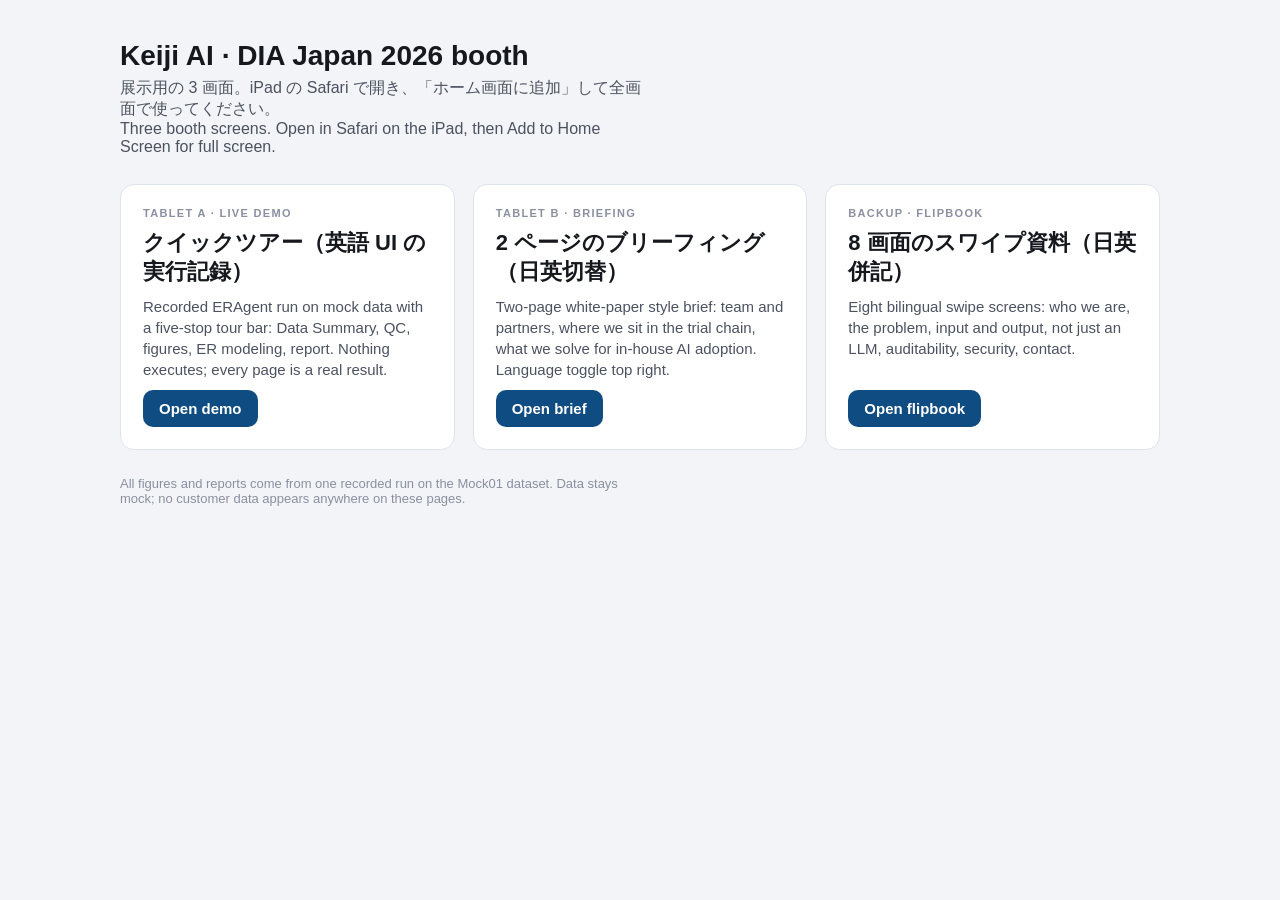
<file: index.html>
<!doctype html>
<html lang="ja">
<head>
<meta charset="utf-8">
<meta name="viewport" content="width=device-width, initial-scale=1, viewport-fit=cover">
<title>Keiji AI DIA Japan Booth</title>
<style>
  /* Layout: one quiet launcher card per booth screen, stacked on phones, side by side on tablets. */
  :root{--bg:#f3f4f7;--panel:#ffffff;--fg:#15181d;--fg2:#4b5260;--mute:#8a90a0;--line:#dfe3ea;--accent:#0f4c81;--accent-fg:#ffffff}
  @media (prefers-color-scheme: dark){:root:not([data-theme="light"]){--bg:#0f141c;--panel:#182030;--fg:#eef2f7;--fg2:#b8c2d0;--mute:#7f8a9b;--line:#2a3445;--accent:#5aa3e6;--accent-fg:#0b1220;color-scheme:dark}}
  :root[data-theme="dark"]{--bg:#0f141c;--panel:#182030;--fg:#eef2f7;--fg2:#b8c2d0;--mute:#7f8a9b;--line:#2a3445;--accent:#5aa3e6;--accent-fg:#0b1220;color-scheme:dark}
  body{background:var(--bg);color:var(--fg);font-family:-apple-system,"Hiragino Sans","Hiragino Kaku Gothic ProN","Helvetica Neue",Arial,sans-serif;
    padding-left:max(16px,env(safe-area-inset-left,0px));padding-right:max(16px,env(safe-area-inset-right,0px));padding-block:32px}
  .wrap{max-width:1040px;margin:0 auto}
  h1{font-size:28px;margin:0 0 6px;text-wrap:balance}
  .sub{color:var(--fg2);margin:0 0 28px;max-width:60ch}
  .grid{display:grid;grid-template-columns:repeat(auto-fit,minmax(280px,1fr));gap:18px}
  a.card{display:flex;flex-direction:column;gap:10px;min-width:0;background:var(--panel);border:1px solid var(--line);border-radius:14px;padding:22px;text-decoration:none;color:var(--fg)}
  a.card:focus-visible{outline:3px solid var(--accent);outline-offset:2px}
  .tag{font-size:11px;letter-spacing:.12em;text-transform:uppercase;color:var(--mute);font-weight:700}
  .ja{font-size:22px;font-weight:700;line-height:1.3}
  .en{font-size:15px;color:var(--fg2);line-height:1.4}
  .btn{margin-top:auto;align-self:flex-start;background:var(--accent);color:var(--accent-fg);font-weight:700;padding:10px 16px;border-radius:10px;font-size:15px}
  .note{margin-top:26px;font-size:13px;color:var(--mute);max-width:70ch}
</style>
</head>
<body>

<div class="wrap">
  <h1>Keiji AI · DIA Japan 2026 booth</h1>
  <p class="sub">展示用の 3 画面。iPad の Safari で開き、「ホーム画面に追加」して全画面で使ってください。<br>Three booth screens. Open in Safari on the iPad, then Add to Home Screen for full screen.</p>
  <div class="grid">
    <a class="card" href="demo/index.html">
      <span class="tag">Tablet A · Live demo</span>
      <span class="ja">クイックツアー（英語 UI の実行記録）</span>
      <span class="en">Recorded ERAgent run on mock data with a five-stop tour bar: Data Summary, QC, figures, ER modeling, report. Nothing executes; every page is a real result.</span>
      <span class="btn">Open demo</span>
    </a>
    <a class="card" href="brief.html">
      <span class="tag">Tablet B · Briefing</span>
      <span class="ja">2 ページのブリーフィング（日英切替）</span>
      <span class="en">Two-page white-paper style brief: team and partners, where we sit in the trial chain, what we solve for in-house AI adoption. Language toggle top right.</span>
      <span class="btn">Open brief</span>
    </a>
    <a class="card" href="flipbook.html">
      <span class="tag">Backup · Flipbook</span>
      <span class="ja">8 画面のスワイプ資料（日英併記）</span>
      <span class="en">Eight bilingual swipe screens: who we are, the problem, input and output, not just an LLM, auditability, security, contact.</span>
      <span class="btn">Open flipbook</span>
    </a>
  </div>
  <p class="note">All figures and reports come from one recorded run on the Mock01 dataset. Data stays mock; no customer data appears anywhere on these pages.</p>
</div>

</body>
</html>
</file>
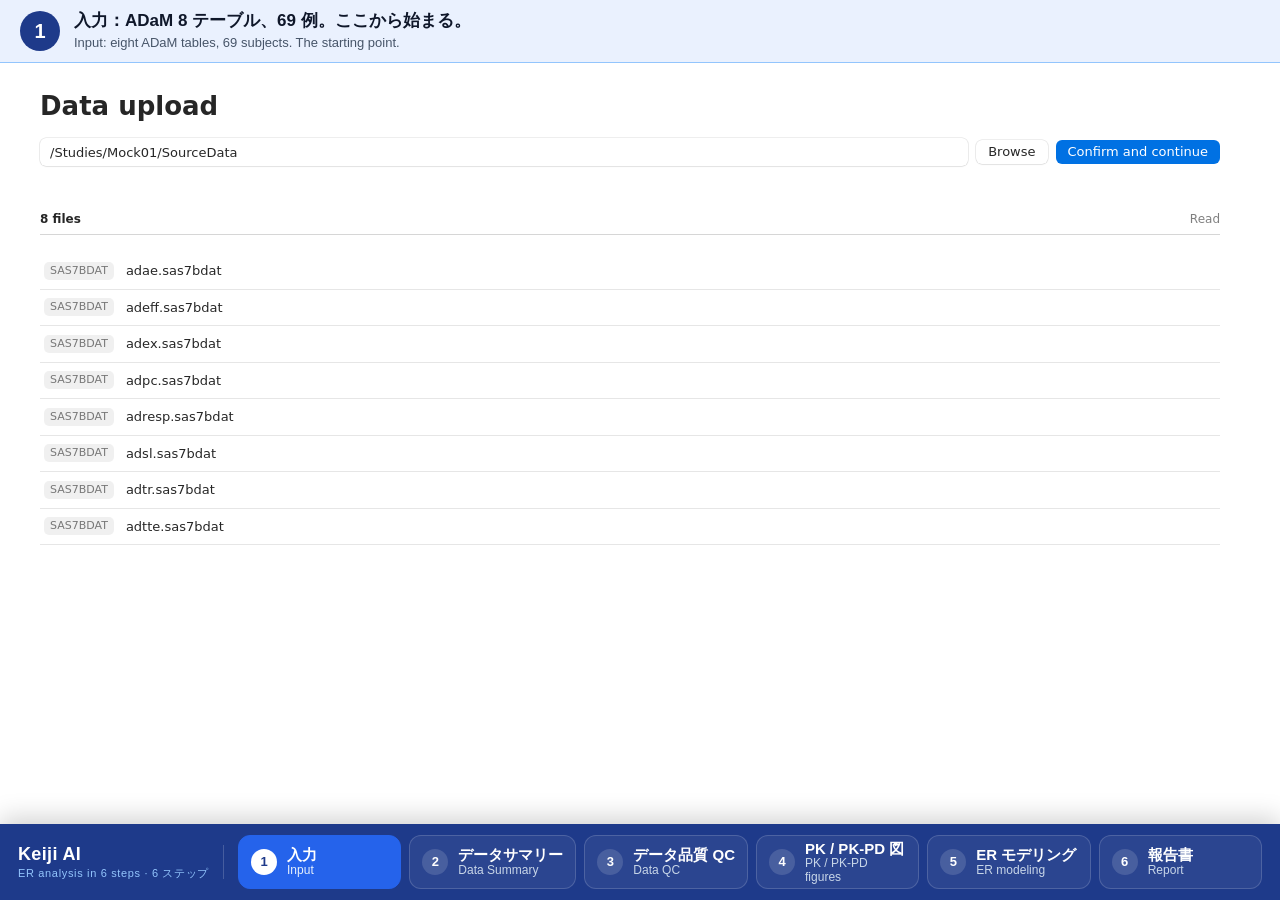
<file: demo/index.html>
<!doctype html>
<html lang="en">
<head>
  <meta charset="utf-8">
  <meta name="viewport" content="width=device-width, initial-scale=1">
  <meta name="demo-token" content="demo">
  <script>try{localStorage.setItem("eragent:language","en")}catch(e){}</script>
  <script src="demo-recording-1.js"></script>
  <script src="demo-recording-2.js"></script>
  <script src="demo-replay.js"></script>
  <script defer src="host-transport.js"></script>
  <title>ER Agent</title>
  <link rel="stylesheet" href="demo.css">
  <link rel="stylesheet" href="live.css">
  <link rel="stylesheet" href="product.css">
  <link rel="stylesheet" href="theme.css">
  <link rel="stylesheet" href="tour.css">
</head>
<body class="assistant-collapsed">
  <div class="app-shell">
    <aside class="sidebar" id="sidebar">
      <div class="brand-block">
        <div class="brand-mark">ER</div>
        <div class="brand-copy"><strong>Exposure-Response</strong><span>Analysis Agent</span></div>
        <button class="project-switch" id="projectSwitch" type="button" title="项目列表"><span id="sidebarProjectName">项目列表</span><svg viewBox="0 0 12 12" fill="none" stroke="currentColor" stroke-width="1.6" stroke-linecap="round" stroke-linejoin="round" aria-hidden="true"><path d="m3.5 4.5 2.5-2.5 2.5 2.5M3.5 7.5 6 10l2.5-2.5"/></svg></button>
        <button class="icon-button sidebar-toggle" id="sidebarToggle" type="button" aria-label="Toggle navigation" aria-expanded="true">‹</button>
      </div>
      <nav class="workflow-nav" aria-label="项目分析流程">
        <button class="nav-item active" data-step="home" type="button"><span class="nav-number">⌂</span><span class="nav-text">项目列表</span></button>
        <div class="nav-divider"></div>
        <button class="nav-item" data-step="database" type="button"><span class="nav-number">1</span><span class="nav-text">数据阅览与选择</span><span class="nav-state"><i class="nav-status-icon is-pending"></i><span class="nav-status-text">未启动</span></span></button>
        <div class="nav-divider"></div>
        <button class="nav-item" data-step="upload" type="button"><span class="nav-number">1.1</span><span class="nav-text">数据上传</span><span class="nav-state"><i class="nav-status-icon is-pending"></i><span class="nav-status-text">未启动</span></span></button>
        <button class="nav-item" data-step="screening" type="button"><span class="nav-number">1.2</span><span class="nav-text">人工数据筛选</span><span class="nav-state"><i class="nav-status-icon is-pending"></i><span class="nav-status-text">未启动</span></span></button>
        <button class="nav-item" data-step="protocol" type="button"><span class="nav-number">1.3</span><span class="nav-text">上传 Protocol</span><span class="nav-state"><i class="nav-status-icon is-pending"></i><span class="nav-status-text">未启动</span></span></button>
        <button class="nav-item" data-step="summary" type="button"><span class="nav-number">2</span><span class="nav-text">Data Summary</span><span class="nav-state"><i class="nav-status-icon is-pending"></i><span class="nav-status-text">未启动</span></span></button>
        <button class="nav-item" data-step="qc" type="button"><span class="nav-number">3</span><span class="nav-text">数据质量 QC</span><span class="nav-state"><i class="nav-status-icon is-pending"></i><span class="nav-status-text">未启动</span></span></button>
        <button class="nav-item" data-step="preparation" type="button"><span class="nav-number">4</span><span class="nav-text">Analysis Data</span><span class="nav-state"><i class="nav-status-icon is-pending"></i><span class="nav-status-text">未启动</span></span></button>
        <button class="nav-item" data-step="charts" type="button"><span class="nav-number">5</span><span class="nav-text">分析与绘图</span><span class="nav-state"><i class="nav-status-icon is-pending"></i><span class="nav-status-text">未启动</span></span></button>
        <button class="nav-item" data-step="exposure" type="button"><span class="nav-number">6</span><span class="nav-text">暴露–效应</span><span class="nav-state"><i class="nav-status-icon is-pending"></i><span class="nav-status-text">未启动</span></span></button>
        <div class="nav-divider"></div>
        <button class="nav-item" data-step="issues" type="button"><span class="nav-number">◇</span><span class="nav-text">问题台账</span><span class="nav-state"><i class="nav-status-icon is-pending"></i><span class="nav-status-text">未启动</span></span></button>
        <button class="nav-item" data-step="decisions" type="button"><span class="nav-number">◈</span><span class="nav-text">研究口径</span><span class="nav-state"><i class="nav-status-icon is-pending"></i><span class="nav-status-text">未确认</span></span></button>
      </nav>
      <div class="sidebar-live" id="sidebarLive" hidden><span class="live-icon" aria-hidden="true">✦</span><span class="live-copy"><strong id="sidebarLiveTitle"></strong><small id="sidebarLiveDetail"></small></span></div>
    </aside>

    <main class="main-area">
      <header class="topbar">
        <div><span class="eyebrow">ERAGENT</span><h1>研究工作区</h1></div>
        <div class="topbar-actions">
          <button id="languageToggle" class="language-toggle" type="button" data-i18n-skip>EN</button>
          <label class="model-route-control">Claude 模型
            <select id="modelOverride" aria-describedby="modelRoutePreview">
              <option value="">自动选择</option>
              <option value="haiku">Haiku</option>
              <option value="sonnet">Sonnet</option>
              <option value="opus">Opus</option>
            </select>
            <small id="modelRoutePreview">确定性操作不调用模型</small>
          </label>
        </div>
      </header>
      <div id="notice" role="alert" aria-live="polite"></div>
      <section class="page-content" id="homePage"></section>
      <section class="page-content hidden" id="workflowPage">
        <div class="workflow-header"><div><span class="eyebrow">当前项目</span><h2 id="workflowTitle">项目</h2></div><button class="secondary-button" id="backHomeButton" type="button">← 项目列表</button></div>
        <div class="workspace-grid"><article class="work-panel" id="stepPanel">
          <div class="step-kicker" id="stepKicker">步骤 1</div><h3 id="stepTitle">数据库</h3><p class="step-intro" id="stepIntro">查看并准备研究数据。</p><button class="presets-button" id="stepPresetsButton" type="button" hidden>查看预设</button>
          <div class="step-content" id="stepContent"></div><div class="panel-footer"><span class="save-state" id="saveState"></span></div>
        </article></div>
      </section>
    </main>

    <aside class="assistant collapsed" id="assistant" aria-label="分析任务">
      <div class="assistant-head"><div><span class="eyebrow">TASKS</span><h2>任务记录</h2><small id="taskCount">0</small></div><button class="icon-button assistant-toggle" id="assistantToggle" type="button" aria-label="展开分析任务" aria-expanded="false">›</button></div>
      <div class="assistant-context"><span class="status-dot" id="connectionDot"></span><span id="assistantContext">正在连接</span></div>
      <div id="taskRail" class="chat-messages"></div>
    </aside>
  </div>
  <div class="modal-backdrop hidden" id="createModal"><div class="form-modal"><h3>创建新项目</h3><p class="modal-subtitle">建立一个新的 Exposure-Response 分析工作区。</p><form class="project-form" id="createProjectForm"><label class="form-field">项目名称<input id="projectNameInput" name="projectName" type="text" placeholder="例如：HCC Exposure Response Study" required></label><label class="form-field">项目描述<textarea id="projectDescriptionInput" name="projectDescription" placeholder="请输入项目的研究目的或数据说明" required></textarea></label><div class="modal-actions"><button class="secondary-button" id="cancelCreate" type="button">取消</button><button class="primary-button" type="submit">确认创建</button></div></form></div></div>
  <div class="modal-backdrop hidden" id="presetsModal"><div class="presets-modal" role="dialog" aria-labelledby="presetsTitle"><header><div><h3 id="presetsTitle">预设</h3><p>Agent 实际读取的原文，只读。</p></div><button class="secondary-button" id="closePresets" type="button">关闭</button></header><div id="presetsBody" class="presets-body"></div></div></div>
  <div class="modal-backdrop hidden" id="deleteModal"><div class="confirm-modal"><div class="modal-icon">!</div><h3>确认删除项目？</h3><p>项目将移入归档，可由管理员恢复。</p><div class="modal-actions"><button class="secondary-button" id="cancelDelete" type="button">取消</button><button class="danger-button" id="confirmDelete" type="button">确认删除</button></div></div></div>
  <div class="modal-backdrop hidden" id="agentActionModal"><div class="confirm-modal"><div class="modal-icon">!</div><h3 id="agentActionTitle">确认操作？</h3><p id="agentActionDescription"></p><div class="modal-actions"><button class="secondary-button" id="cancelAgentAction" type="button">取消</button><button class="danger-button" id="confirmAgentAction" type="button">确认</button></div></div></div>
  <script defer src="batch-reply-model.js"></script>
  <script defer src="ui-model.js"></script><script defer src="screening-model.js"></script><script defer src="api.js"></script><script defer src="i18n-en.js"></script><script defer src="i18n.js"></script><script defer src="model-route-ui.js"></script><script defer src="workbench-requests.js"></script><script defer src="runtime-polling.js"></script><script defer src="file-bridge.js"></script><script defer src="core-view.js"></script><script defer src="home-format.js"></script><script defer src="project-page.js"></script><script defer src="progress-presenter.js"></script><script defer src="conversation-history-presenter.js"></script><script defer src="conversation-presenter.js"></script><script defer src="conversation-controls.js"></script><script defer src="conversations.js"></script><script defer src="qc-records.js"></script><script defer src="subject-flow.js"></script><script defer src="data-page.js"></script><script defer src="screening-page.js"></script><script defer src="markdown-renderer.js"></script><script defer src="qc-supplemental.js"></script><script defer src="analysis-page.js"></script><script defer src="exploration-page.js"></script><script defer src="analysis-batch.js"></script><script defer src="navigation.js"></script><script defer src="analysis-data-page.js"></script><script defer src="charts.js"></script><script defer src="result-actions.js"></script><script defer src="decision-panel.js"></script><script defer src="model-results.js"></script><script defer src="exposure-page.js"></script><script defer src="decision-hub-page.js"></script><script defer src="issue-ledger-page.js"></script><script defer src="app.js"></script>
  <script defer src="product-workflow.js"></script>
  <script defer src="qc-page.js"></script>
<script src="tour.js"></script>
</body>
</html>
</file>
<file: demo/demo.css>
:root { --ink:#182536; --muted:#708096; --line:#dfe6ef; --canvas:#f3f6fa; --white:#fff; --blue:#2468d9; --blue-soft:#e9f1ff; --navy:#172438; --green:#1b9a68; --red:#d95363; --sidebar:272px; --assistant:326px; }
    * { box-sizing:border-box; }
    html,body { margin:0; width:100%; height:100%; overflow:hidden; font-family:"Aptos","PingFang SC","Microsoft YaHei",sans-serif; color:var(--ink); background:var(--surface-2); }
    button,input,select,textarea { font:inherit; }
    button { cursor:pointer; }
    .app-shell { display:grid; grid-template-columns:var(--sidebar) minmax(0,1fr) var(--assistant); width:100%; height:100vh; max-width:1800px; margin:0 auto; background:var(--canvas); overflow:hidden; }
    .sidebar { min-width:0; min-height:0; display:flex; flex-direction:column; background:var(--navy); color:var(--on-accent); padding:28px 16px 18px; transition:width .2s ease,padding .2s ease; overflow:hidden; }
    .sidebar.collapsed { width:78px; padding-left:10px; padding-right:10px; }
    .sidebar.collapsed .brand-copy,.sidebar.collapsed .sidebar-context,.sidebar.collapsed .nav-text,.sidebar.collapsed .nav-state,.sidebar.collapsed .user-copy,.sidebar.collapsed .more-button { display:none; }
    .sidebar.collapsed .brand-block,.sidebar.collapsed .user-card { min-width:0; padding-left:0; padding-right:0; justify-content:center; }
    .sidebar.collapsed .sidebar-toggle { margin-left:0; }.sidebar.collapsed .nav-item { min-width:0; justify-content:center; padding-left:4px; padding-right:4px; }.sidebar.collapsed .nav-item.nested { padding-left:4px; }
    .sidebar.collapsed .nav-item { position:relative; }.sidebar.collapsed .nav-item:hover:not(.locked):after { content:attr(data-label); position:absolute; left:74px; z-index:30; width:max-content; max-width:220px; padding:7px 9px; border-radius:var(--radius); color:var(--on-accent); background:var(--text-3); box-shadow:none; font-size:var(--fs-caption); pointer-events:none; }
    .brand-block { display:flex; align-items:center; gap:12px; padding:0 8px 26px; border-bottom:1px solid var(--line); min-width:230px; }
    .brand-mark { display:grid; place-items:center; width:42px; height:42px; border-radius:var(--radius); background:var(--accent); color:var(--on-accent); font-size:var(--fs-small); font-weight:600; letter-spacing:.08em; flex:none; }
    .brand-copy { display:flex; flex-direction:column; gap:3px; white-space:nowrap; }
    .brand-copy strong { font-size:var(--fs-body); letter-spacing:.02em; }.brand-copy span { color:var(--text-3); font-size:var(--fs-small); }
    .icon-button,.more-button { border:0; background:transparent; color:inherit; width:30px; height:30px; display:grid; place-items:center; border-radius:var(--radius); }
    .icon-button:hover,.more-button:hover { background:rgba(255,255,255,.1); }.sidebar-toggle { margin-left:auto; font-size:var(--fs-large); }
    .sidebar-context { padding:25px 10px 15px; display:flex; flex-direction:column; gap:7px; }.eyebrow { color:var(--text-3); font-size:var(--fs-caption); letter-spacing:.15em; font-weight:600; }.sidebar-context strong { white-space:nowrap; overflow:hidden; text-overflow:ellipsis; font-size:var(--fs-body); }
    .workflow-nav { display:flex; flex-direction:column; gap:3px; overflow:auto; padding-right:2px; }.nav-divider { border-top:1px solid var(--line); margin:8px 10px; }.nav-item { display:flex; align-items:center; gap:10px; min-width:235px; width:100%; border:0; border-radius:var(--radius); padding:10px 10px; text-align:left; background:transparent; color:var(--accent); }.nav-item:hover:not(.locked),.nav-item.active { background:rgba(74,139,232,.19); color:var(--on-accent); }.nav-item.active { box-shadow:inset 3px 0 var(--accent); }.nav-item.locked { opacity:.72; cursor:not-allowed; }.nav-number { width:27px; flex:none; color:var(--accent); font-size:var(--fs-caption); font-weight:600; }.nav-text { min-width:0; overflow:hidden; white-space:nowrap; text-overflow:ellipsis; font-size:var(--fs-small); }.nav-state { display:inline-flex; align-items:center; justify-content:flex-end; gap:6px; min-width:66px; margin-left:auto; color:var(--text-3); font-size:var(--fs-caption); white-space:nowrap; }.nav-item.active .nav-state { color:var(--accent); }.nav-status-icon { display:inline-grid; place-items:center; width:16px; height:16px; flex:none; border-radius:50%; }.nav-status-icon.is-running { border:2px solid var(--accent); border-top-color:transparent; animation:navStatusSpin .9s linear infinite; }.nav-status-icon.is-completed { color:var(--on-accent); background:var(--ok); font-size:var(--fs-caption); font-style:normal; font-weight:600; }.nav-status-icon.is-completed::after { content:'✓'; line-height:1; }.nav-status-icon.is-pending { border:2px solid var(--line-strong); background:rgba(125,139,160,.08); }.nav-status-text { line-height:1; }.nav-item.locked .nav-status-text { color:var(--text-3); }@keyframes navStatusSpin { to { transform:rotate(360deg); } }.nav-item.nested { padding-left:28px; }
    .user-card { display:flex; align-items:center; gap:10px; margin-top:auto; padding:14px 8px 2px; border-top:1px solid var(--line); min-width:235px; }.avatar { display:grid; place-items:center; width:34px; height:34px; border-radius:50%; color:var(--on-accent); background:var(--text-3); font-size:var(--fs-caption); font-weight:600; }.user-copy { display:flex; flex-direction:column; gap:3px; white-space:nowrap; }.user-copy strong { font-size:var(--fs-small); }.user-copy span { color:var(--text-3); font-size:var(--fs-caption); }.more-button { margin-left:auto; color:var(--text-3); }
    .main-area { min-width:0; min-height:0; display:flex; flex-direction:column; overflow:hidden; }.topbar { flex:0 0 auto; display:flex; align-items:center; justify-content:space-between; min-height:92px; padding:22px 36px; border-bottom:1px solid var(--line); background:var(--surface); }.topbar h1 { margin:7px 0 0; font-size:var(--fs-title2); letter-spacing:-.02em; }.topbar-actions { display:flex; align-items:center; gap:17px; color:var(--text-3); }.version-tag { padding:7px 11px; border:1px solid var(--accent-line); border-radius:var(--radius); color:var(--blue); background:var(--blue-soft); font-size:var(--fs-caption); font-weight:600; }.topbar-actions .icon-button { color:var(--text-2); border:1px solid var(--line); }
    .page-content { flex:1 1 auto; min-width:0; min-height:0; padding:40px 42px; overflow-y:auto; overflow-x:hidden; overscroll-behavior:contain; }.page-content.hidden { display:none; }.page-heading,.workflow-header { display:flex; align-items:flex-end; justify-content:space-between; gap:20px; margin-bottom:30px; }.page-heading h2,.workflow-header h2 { margin:8px 0 7px; font-size:var(--fs-large); letter-spacing:-.04em; }.page-heading p,.workflow-header p { margin:0; color:var(--muted); font-size:var(--fs-body); }.primary-button,.secondary-button,.danger-button,.table-button,.delete-button { border-radius:var(--radius); padding:10px 15px; font-size:var(--fs-small); font-weight:600; border:1px solid transparent; }.primary-button { background:var(--blue); color:var(--on-accent); box-shadow:none; }.primary-button:hover { background:var(--accent); }.secondary-button { background:var(--surface); color:var(--text-2); border-color:var(--line); }.secondary-button:hover { border-color:var(--accent-line); color:var(--blue); }.overview-strip { display:grid; grid-template-columns:repeat(4,1fr); margin-bottom:24px; border:1px solid var(--line); background:var(--surface); border-radius:var(--radius); }.overview-strip div { display:flex; flex-direction:column; gap:8px; padding:18px 22px; border-right:1px solid var(--line); }.overview-strip div:last-child { border:0; }.overview-strip span { color:var(--muted); font-size:var(--fs-caption); }.overview-strip strong { font-size:var(--fs-title1); }.table-card { overflow:auto; border:1px solid var(--line); border-radius:var(--radius); background:var(--surface); }.table-card table { width:100%; min-width:760px; border-collapse:collapse; }.table-card th,.table-card td { padding:16px 18px; text-align:left; border-bottom:1px solid var(--line); font-size:var(--fs-small); }.table-card th { background:var(--surface-2); color:var(--text-2); font-size:var(--fs-caption); font-weight:600; }.table-card tr:last-child td { border-bottom:0; }.table-card tbody tr:hover { background:var(--surface); }.table-card td strong { display:block; font-size:var(--fs-small); }.table-subtitle { display:block; margin-top:5px; color:var(--text-3); font-size:var(--fs-caption); }.action-column { width:80px; }.table-button { background:var(--blue-soft); color:var(--blue); padding:7px 12px; }.delete-button { background:var(--surface-2); color:var(--red); padding:7px 12px; }
    .workflow-header { align-items:center; margin-bottom:22px; }.workflow-header h2 { font-size:var(--fs-title1); }.progress-line { display:flex; align-items:center; gap:12px; margin-bottom:22px; color:var(--text-2); font-size:var(--fs-caption); font-weight:600; }.progress-track { height:6px; flex:1; border-radius:var(--radius); background:var(--surface-2); overflow:hidden; }.progress-track i { display:block; height:100%; width:20%; border-radius:var(--radius); background:var(--blue); transition:width .3s ease; }.workspace-grid { min-width:0; }.work-panel { min-height:640px; padding:30px; border:1px solid var(--line); border-radius:var(--radius); background:var(--surface); box-shadow:none; }.step-kicker { color:var(--blue); font-size:var(--fs-caption); letter-spacing:.16em; font-weight:600; }.work-panel h3 { margin:10px 0 8px; font-size:var(--fs-large); }.step-intro { margin:0 0 29px; color:var(--muted); font-size:var(--fs-body); }.step-content { max-width:900px; }.panel-footer { display:flex; justify-content:space-between; align-items:center; gap:16px; margin-top:46px; padding-top:20px; border-top:1px solid var(--line); }.save-state { color:var(--text-3); font-size:var(--fs-caption); }.save-state:first-letter { color:var(--green); }
    .connection-card,.file-row,.check-result,.experiment-card { display:flex; align-items:center; gap:15px; padding:18px; border:1px solid var(--line); border-radius:var(--radius); background:var(--surface); }.connection-icon { display:grid; place-items:center; width:42px; height:42px; border-radius:var(--radius); color:var(--blue); background:var(--blue-soft); font-size:var(--fs-caption); font-weight:600; }.connection-card strong,.connection-card span { display:block; }.connection-card span { margin-top:5px; color:var(--muted); font-size:var(--fs-caption); }.connected-tag,.ready-tag,.running-tag { margin-left:auto; padding:6px 9px; border-radius:var(--radius-sm); color:var(--green); background:var(--surface-2); font-size:var(--fs-caption); font-weight:600; }.field-row { display:flex; align-items:center; justify-content:space-between; gap:20px; margin-top:20px; padding:16px 0; border-bottom:1px solid var(--line); }.field-row label { display:flex; flex-direction:column; gap:5px; font-size:var(--fs-small); font-weight:600; }.field-row label span { color:var(--muted); font-size:var(--fs-caption); font-weight:400; }.field-row select,.filter-toolbar input { width:245px; border:1px solid var(--line); border-radius:var(--radius); padding:10px; color:var(--ink); background:var(--surface); }.dataset-grid,.metric-row { display:grid; grid-template-columns:repeat(3,1fr); gap:12px; margin-top:24px; }.dataset-grid div,.metric-row div { padding:17px; border:1px solid var(--line); border-radius:var(--radius); background:var(--surface); }.dataset-grid strong,.metric-row strong { display:block; font-size:var(--fs-title1); }.dataset-grid span,.metric-row span { display:block; margin-top:6px; color:var(--muted); font-size:var(--fs-caption); }.upload-zone { display:flex; align-items:center; flex-direction:column; gap:10px; padding:52px 20px; border:1px dashed var(--accent-line); border-radius:var(--radius); background:var(--surface-2); }.upload-cloud { display:grid; place-items:center; width:44px; height:44px; border-radius:50%; color:var(--blue); background:var(--blue-soft); font-size:var(--fs-title1); }.upload-zone strong { font-size:var(--fs-body); }.upload-zone span { color:var(--muted); font-size:var(--fs-caption); }.file-row { margin-top:14px; }.file-row span { color:var(--green); font-weight:600; }.file-row em { margin-left:auto; color:var(--muted); font-style:normal; font-size:var(--fs-caption); }.filter-toolbar,.chart-toolbar { display:flex; gap:10px; margin-bottom:15px; }.review-table { border:1px solid var(--line); border-radius:var(--radius); overflow:hidden; }.review-table div { display:grid; grid-template-columns:1fr 1fr 100px; padding:15px 17px; border-bottom:1px solid var(--line); font-size:var(--fs-small); }.review-table div:last-child { border-bottom:0; }.review-table b { color:var(--text-2); font-weight:600; }.review-table em { font-style:normal; font-size:var(--fs-caption); }.flag-high { color:var(--red); }.flag-ok { color:var(--green); }.template-grid,.qc-grid { display:grid; grid-template-columns:repeat(3,1fr); gap:13px; }.template-choice,.qc-card { display:flex; flex-direction:column; align-items:flex-start; gap:8px; padding:19px; text-align:left; border:1px solid var(--line); border-radius:var(--radius); background:var(--surface); }.template-choice.selected { border-color:var(--accent); background:var(--surface-2); box-shadow:0 0 0 2px var(--accent-line); }.template-choice strong,.qc-card strong { font-size:var(--fs-body); }.template-choice span,.template-choice i,.qc-card em { color:var(--muted); font-size:var(--fs-caption); font-style:normal; line-height:1.5; }.template-choice i { color:var(--blue); }.summary-preview,.summary-report { padding:24px; border:1px solid var(--line); border-radius:var(--radius); background:var(--surface); }.summary-preview>div { display:flex; justify-content:space-between; align-items:center; padding-bottom:16px; border-bottom:1px solid var(--line); }.summary-preview ul { margin:18px 0; padding-left:20px; color:var(--text-2); font-size:var(--fs-small); line-height:2.2; }.report-header { display:flex; justify-content:space-between; padding-bottom:18px; border-bottom:1px solid var(--line); }.report-header span { color:var(--muted); font-size:var(--fs-caption); }.metric-row { grid-template-columns:repeat(4,1fr); }.summary-report h4 { margin:25px 0 8px; font-size:var(--fs-body); }.summary-report p { color:var(--muted); font-size:var(--fs-small); }.qc-card span { color:var(--blue); font-size:var(--fs-caption); font-weight:600; }.notice { margin-top:15px; padding:13px; border-left:0; color:var(--text-2); background:var(--surface-2); font-size:var(--fs-caption); line-height:1.7; }.check-result { min-height:120px; }.result-icon { display:grid; place-items:center; width:36px; height:36px; border-radius:50%; color:var(--green); background:var(--surface-2); font-weight:600; }.check-result p,.experiment-card p { color:var(--muted); font-size:var(--fs-caption); }.readiness-list { display:grid; gap:19px; max-width:600px; }.readiness-list div { display:grid; grid-template-columns:1fr 45px; gap:10px; align-items:center; font-size:var(--fs-small); }.readiness-list b { text-align:right; color:var(--blue); }.readiness-list i { grid-column:1 / -1; height:8px; border-radius:var(--radius); background:var(--surface-2); overflow:hidden; }.readiness-list u { display:block; height:100%; border-radius:var(--radius); background:var(--blue); text-decoration:none; }.chart-toolbar { justify-content:flex-end; }.chart-grid { display:grid; grid-template-columns:repeat(2,1fr); gap:15px; }.chart-thumb { display:flex; flex-direction:column; gap:7px; padding:17px; border:1px solid var(--line); border-radius:var(--radius); }.chart-thumb span { color:var(--muted); font-size:var(--fs-caption); }.fake-chart { display:flex; align-items:flex-end; gap:9px; height:150px; padding:18px; border-radius:var(--radius); background:linear-gradient(180deg,var(--surface-2),var(--surface-2)); }.fake-chart i { flex:1; height:40%; border-radius:4px 4px 0 0; background:var(--accent); }.fake-chart i:nth-child(2){height:68%;background:var(--accent)}.fake-chart i:nth-child(3){height:50%;background:var(--accent-line)}.fake-chart i:nth-child(4){height:82%;background:var(--accent)}.fake-chart.bars i { height:30%; }.fake-chart.bars i:nth-child(2){height:45%}.fake-chart.bars i:nth-child(3){height:74%}.fake-chart.bars i:nth-child(4){height:55%}.experiment-card { display:block; position:relative; }.experiment-card>div { display:flex; align-items:center; gap:10px; }.experiment-number { color:var(--blue); font-size:var(--fs-caption); font-weight:600; }.experiment-card p { line-height:1.7; }.experiment-card .secondary-button { margin-top:8px; }.new-experiment { width:100%; margin-top:14px; padding:17px; border:1px dashed var(--accent-line); border-radius:var(--radius); color:var(--blue); background:var(--surface-2); font-size:var(--fs-small); font-weight:600; }
    .assistant { min-width:0; min-height:0; display:flex; flex-direction:column; background:var(--surface); border-left:1px solid var(--line); transition:width .2s ease; overflow:hidden; }.assistant.collapsed { width:70px; }.assistant-head { flex:0 0 auto; display:flex; align-items:center; justify-content:space-between; padding:28px 22px 18px; border-bottom:1px solid var(--line); }.assistant-head h2 { margin:7px 0 0; font-size:var(--fs-title2); }.assistant-head .icon-button { color:var(--text-2); border:1px solid var(--line); font-size:var(--fs-title1); }.assistant-context { flex:0 0 auto; display:flex; align-items:center; gap:8px; padding:13px 22px; background:var(--surface-2); color:var(--text-2); font-size:var(--fs-caption); }.status-dot { width:7px; height:7px; border-radius:50%; background:var(--green); box-shadow:0 0 0 3px var(--ok-soft); }.chat-messages { flex:1 1 auto; min-height:0; overflow-y:auto; overflow-x:hidden; overscroll-behavior:contain; padding:20px 22px; }.chat-time { margin-bottom:16px; color:var(--text-3); text-align:center; font-size:var(--fs-caption); }.message { max-width:91%; margin-bottom:12px; padding:12px 13px; border-radius:var(--radius); font-size:var(--fs-caption); line-height:1.7; }.assistant-message { background:var(--surface-2); color:var(--text-2); }.user-message { margin-left:auto; color:var(--accent-strong); background:var(--blue-soft); }.chat-composer { flex:0 0 auto; padding:15px 18px 18px; border-top:1px solid var(--line); }.chat-composer textarea { display:block; width:100%; resize:none; border:1px solid var(--line); border-radius:var(--radius); padding:11px; color:var(--ink); outline:none; font-size:var(--fs-caption); }.chat-composer textarea:focus { border-color:var(--accent-line); }.composer-bottom { display:flex; align-items:center; justify-content:space-between; margin-top:10px; color:var(--text-3); font-size:var(--fs-caption); }.send-button { border:0; border-radius:var(--radius); padding:8px 12px; color:var(--on-accent); background:var(--blue); font-size:var(--fs-caption); font-weight:600; }.assistant.collapsed .assistant-head { padding:25px 20px; justify-content:center; }.assistant.collapsed .assistant-head>div,.assistant.collapsed .assistant-context,.assistant.collapsed .chat-messages,.assistant.collapsed .chat-composer { display:none; }
    .modal-backdrop { position:fixed; inset:0; display:grid; place-items:center; z-index:10; background:rgba(17,30,49,.38); }.modal-backdrop.hidden { display:none; }.confirm-modal { width:min(380px,calc(100vw - 32px)); padding:28px; border-radius:var(--radius); background:var(--surface); box-shadow:none; text-align:center; }.modal-icon { display:grid; place-items:center; width:38px; height:38px; margin:0 auto 15px; border-radius:50%; color:var(--warn-text); background:var(--warn-soft); font-weight:600; }.confirm-modal h3 { margin:0 0 9px; font-size:var(--fs-title2); }.confirm-modal p { margin:0; color:var(--muted); font-size:var(--fs-small); line-height:1.7; }.modal-actions { display:flex; justify-content:center; gap:10px; margin-top:24px; }.danger-button { color:var(--on-accent); background:var(--red); }
    .form-modal { width:min(520px,calc(100vw - 32px)); padding:29px; border-radius:var(--radius); background:var(--surface); box-shadow:none; }.form-modal h3 { margin:0 0 6px; font-size:var(--fs-title2); }.modal-subtitle { margin:0 0 24px; color:var(--muted); font-size:var(--fs-small); }.project-form { display:grid; gap:17px; }.form-field { display:grid; gap:7px; color:var(--text-2); font-size:var(--fs-caption); font-weight:600; }.form-field input,.form-field textarea { width:100%; border:1px solid var(--line); border-radius:var(--radius); padding:11px 12px; color:var(--ink); outline:none; font-size:var(--fs-small); }.form-field textarea { min-height:100px; resize:vertical; }.form-field input:focus,.form-field textarea:focus { border-color:var(--accent-line); box-shadow:0 0 0 3px var(--line); }.form-modal .modal-actions { justify-content:flex-end; margin-top:7px; }.database-frame { display:grid; gap:24px; }.database-link-row { display:flex; align-items:center; gap:14px; padding-bottom:19px; border-bottom:1px solid var(--line); }.database-link-row label { display:flex; flex-direction:column; gap:5px; min-width:135px; color:var(--ink); font-size:var(--fs-small); font-weight:600; }.database-link-row label span { color:var(--muted); font-size:var(--fs-caption); font-weight:400; }.database-link-row input { flex:1; min-width:0; border:1px solid var(--line); border-radius:var(--radius); padding:11px 12px; color:var(--text-3); background:var(--surface); font-size:var(--fs-small); }..database-tabs { display:flex; gap:8px; overflow:auto; padding-bottom:3px; }.database-tab { flex:0 0 auto; border:1px solid var(--line); border-radius:var(--radius); padding:11px 14px; color:var(--text-2); background:var(--surface); font-size:var(--fs-caption); font-weight:600; }.database-tab.active { color:var(--blue); border-color:var(--accent-line); background:var(--blue-soft); }.database-empty { display:grid; place-items:center; min-height:280px; padding:30px; border:1px dashed var(--accent-line); border-radius:var(--radius); background:var(--surface); text-align:center; }.database-empty-icon { display:grid; place-items:center; width:50px; height:50px; margin-bottom:15px; border-radius:var(--radius); color:var(--accent); background:var(--surface-2); font-size:var(--fs-title2); font-weight:600; }.database-empty strong { font-size:var(--fs-body); }.database-empty p { max-width:460px; margin:8px 0 0; color:var(--muted); font-size:var(--fs-caption); line-height:1.7; }.workflow-reminder { padding:15px 17px; border-left:0; color:var(--text-2); background:var(--surface-2); font-size:var(--fs-caption); line-height:1.8; }.database-actions { display:flex; justify-content:flex-end; }
    .database-tabs { display:flex; gap:8px; overflow:auto; padding-bottom:3px; }
    .workflow-reminder { font-size:var(--fs-title3); font-weight:600; line-height:1.9; color:var(--accent-strong); background:var(--accent-soft); border:1px solid var(--accent-line); border-left:0; border-radius:var(--radius); padding:22px 23px; box-shadow:none; }
    .database-selected-preview { border:1px solid var(--accent-line); border-radius:var(--radius); background:var(--surface-2); overflow:hidden; }.database-selected-preview.hidden { display:none; }.selected-preview-head,.selected-data-line { display:flex; justify-content:space-between; align-items:center; gap:12px; padding:14px 17px; border-bottom:1px solid var(--accent-line); font-size:var(--fs-caption); }.selected-preview-head span,.selected-data-line span { color:var(--muted); }.selected-data-line:last-child { border-bottom:0; }.selected-preview-body { color:var(--text-2); font-size:var(--fs-caption); }
    .database-source-list { display:grid; gap:10px; padding:10px; }
    .database-source-list .file-row { display:grid; grid-template-columns:minmax(92px,130px) minmax(0,1fr) minmax(78px,105px); align-items:center; gap:14px; margin-top:0; padding:14px 16px; }
    .database-source-list .file-row>span { overflow:hidden; text-overflow:ellipsis; white-space:nowrap; }
    .database-source-list .file-row>div{min-width:0}
    .database-source-list .file-row strong,.database-source-list .file-row small { display:block; overflow-wrap:anywhere; line-height:1.45; }
    .database-source-list .file-row small { margin-top:4px; }
    .database-source-list .file-row em { margin-left:0; text-align:right; white-space:normal; line-height:1.45; }
    @media (max-width:760px) { .database-source-list .file-row { grid-template-columns:minmax(82px,112px) minmax(0,1fr); } .database-source-list .file-row em { grid-column:2; text-align:left; } }
    .summary-list-toolbar,.chapter-config-head { display:flex; align-items:center; justify-content:space-between; gap:18px; margin-bottom:18px; }.summary-list-toolbar>div,.chapter-config-head>div { display:grid; gap:6px; }.summary-list-toolbar strong,.chapter-config-head strong { font-size:var(--fs-body); }.summary-list-toolbar span,.chapter-config-head span { color:var(--muted); font-size:var(--fs-caption); }.report-version-table { overflow:hidden; border:1px solid var(--line); border-radius:var(--radius); }.report-version-head,.report-version-row { display:grid; grid-template-columns:55px 1.5fr 1fr 100px 1.3fr; align-items:center; gap:10px; padding:14px 16px; font-size:var(--fs-caption); }.report-version-head { color:var(--text-2); background:var(--surface-2); font-size:var(--fs-caption); font-weight:600; }.report-version-row { border-top:1px solid var(--line); }.report-version-row:hover { background:var(--surface); }.report-version-row strong { font-size:var(--fs-small); }.report-version-row span { color:var(--muted); }.report-version-row input { accent-color:var(--blue); }.status-pending { width:max-content; padding:5px 8px; border-radius:var(--radius-sm); color:var(--warn-text); background:var(--warn-soft); font-style:normal; font-size:var(--fs-caption); }.report-empty-note { margin-top:15px; padding:14px 16px; color:var(--muted); background:var(--surface); border:1px dashed var(--accent-line); border-radius:var(--radius); font-size:var(--fs-caption); }.report-compare-result { margin-top:15px; padding:16px; color:var(--accent-strong); background:var(--blue-soft); border:1px solid var(--accent-line); border-radius:var(--radius); font-size:var(--fs-caption); }.report-compare-result.hidden { display:none; }.template-selector { display:grid; gap:11px; margin-bottom:25px; padding:18px; border:1px solid var(--line); border-radius:var(--radius); background:var(--surface); }.template-selector strong { margin-bottom:3px; font-size:var(--fs-body); }.template-selector label { display:flex; align-items:center; gap:9px; padding:10px; border:1px solid var(--line); border-radius:var(--radius); color:var(--text-2); background:var(--surface); font-size:var(--fs-caption); }.template-selector label:has(input:checked) { color:var(--blue); border-color:var(--accent-line); background:var(--blue-soft); }.template-selector input,.chapter-check { accent-color:var(--blue); }.chapter-list { display:grid; gap:8px; }.chapter-item { display:grid; grid-template-columns:20px 20px 25px minmax(0,1fr); align-items:center; gap:8px; padding:13px 14px; border:1px solid var(--line); border-radius:var(--radius); background:var(--surface); font-size:var(--fs-caption); cursor:grab; }.chapter-item:active { cursor:grabbing; }.chapter-item.dragging { opacity:.45; border-color:var(--blue); }.drag-handle { color:var(--text-3); font-size:var(--fs-title3); }.chapter-item b { color:var(--blue); }.chapter-item span:last-child { line-height:1.5; }.chapter-item:has(.chapter-check:not(:checked)) { color:var(--text-3); background:var(--surface); }
    .upload-path-card { display:grid; gap:18px; padding:22px; border:1px solid var(--line); border-radius:var(--radius); background:var(--surface); }.upload-path-card label { display:grid; gap:6px; font-size:var(--fs-body); font-weight:600; }.upload-path-card label span,.data-selection-toolbar span { color:var(--muted); font-size:var(--fs-caption); font-weight:400; }.upload-path-controls { display:flex; gap:10px; }.upload-path-controls input { flex:1; min-width:0; border:1px solid var(--line); border-radius:var(--radius); padding:11px 12px; color:var(--text-3); background:var(--surface); font-size:var(--fs-small); }.data-selection-toolbar { display:flex; justify-content:space-between; align-items:flex-end; gap:18px; margin-bottom:16px; }.data-selection-toolbar>div:first-child { display:grid; gap:6px; }.selection-actions { display:flex; flex-wrap:wrap; justify-content:flex-end; align-items:center; gap:8px; }.selection-actions input { width:220px; border:1px solid var(--line); border-radius:var(--radius); padding:10px 12px; font-size:var(--fs-caption); }.data-table-tabs { display:flex; gap:8px; overflow:auto; padding-bottom:10px; border-bottom:1px solid var(--line); }.selection-summary { display:flex; justify-content:space-between; padding:14px 2px; color:var(--muted); font-size:var(--fs-caption); }.selection-summary strong { color:var(--blue); }.selectable-data-table { overflow:auto; max-height:min(60vh,620px); border:1px solid var(--line); border-radius:var(--radius); }.selectable-data-table table { width:max-content; min-width:100%; table-layout:auto; border-collapse:collapse; }.selectable-data-table th,.selectable-data-table td { min-width:72px; max-width:180px; padding:7px 10px; border-bottom:1px solid var(--line); overflow:hidden; text-align:left; white-space:nowrap; text-overflow:ellipsis; font-size:var(--fs-caption); }.selectable-data-table th { background:var(--surface-2); color:var(--text-2); font-size:var(--fs-caption); }.selectable-data-table tr:last-child td { border-bottom:0; }.selectable-data-table tr:hover { background:var(--surface-2); }.selectable-data-table input { accent-color:var(--blue); }
    .screening-state { display:grid; place-items:center; min-height:150px; padding:24px; border:1px dashed var(--line); border-radius:var(--radius); color:var(--muted); background:var(--surface); font-size:var(--fs-caption); text-align:center; }
    .screening-state.hidden { display:none; }
    .screening-error { gap:8px; border-color:var(--danger-line); color:var(--danger-text); background:var(--surface-2); }
    .screening-error p { margin:0; color:var(--danger-text); overflow-wrap:anywhere; }
    .screening-pagination { display:flex; align-items:center; justify-content:space-between; gap:12px; padding-top:12px; color:var(--muted); font-size:var(--fs-caption); }
    .screening-pagination>div { display:flex; gap:8px; }
    .screening-pagination button:disabled,.selection-actions button:disabled { cursor:not-allowed; opacity:.55; }
    .generation-state { display:grid; place-items:center; min-height:310px; padding:30px; border:1px solid var(--accent-line); border-radius:var(--radius); background:var(--surface-2); text-align:center; }.generation-state.hidden,.generated-report.hidden { display:none; }.generation-spinner { width:48px; height:48px; margin-bottom:18px; border:4px solid var(--accent-line); border-top-color:var(--blue); border-radius:50%; animation:summarySpin 1s linear infinite; }.generation-state strong { font-size:var(--fs-title3); }.generation-state p { margin:8px 0 0; color:var(--muted); font-size:var(--fs-caption); }.generation-progress { width:min(360px,90%); height:6px; margin-top:20px; border-radius:var(--radius); background:var(--accent-soft); overflow:hidden; }.generation-progress i { display:block; width:0; height:100%; border-radius:var(--radius); background:var(--blue); animation:summaryProgress 3s linear forwards; }.generated-report-head { display:flex; justify-content:space-between; align-items:center; gap:12px; margin-bottom:12px; }.generated-report-head strong { font-size:var(--fs-body); }.generated-report-head span { color:var(--green); font-size:var(--fs-caption); font-weight:600; }.report-iframe-wrap { border:1px solid var(--line); border-radius:var(--radius); overflow:hidden; background:var(--surface); }.report-iframe-wrap iframe { display:block; width:100%; height:720px; border:0; background:var(--surface); } @keyframes summarySpin { to { transform:rotate(360deg); } } @keyframes summaryProgress { to { width:100%; } }
    .tlf-upload-form { display:grid; gap:18px; }.tlf-upload-form.hidden { display:none; }.tlf-upload-zone { display:grid; place-items:center; gap:9px; min-height:170px; padding:25px; border:1px dashed var(--accent-line); border-radius:var(--radius); color:var(--muted); background:var(--surface-2); text-align:center; }.tlf-upload-zone strong { color:var(--ink); font-size:var(--fs-body); }.tlf-upload-zone input { max-width:100%; font-size:var(--fs-caption); }.tlf-focus-input { width:100%; min-height:90px; resize:vertical; border:1px solid var(--line); border-radius:var(--radius); padding:12px; font-size:var(--fs-small); }.tlf-result-grid { display:grid; grid-template-columns:minmax(0,1fr) minmax(0,1fr) minmax(280px,.9fr); gap:12px; min-height:530px; }.tlf-result-column { min-width:0; overflow:hidden; border:1px solid var(--line); border-radius:var(--radius); background:var(--surface); }.tlf-result-column>header { display:flex; justify-content:space-between; align-items:center; gap:8px; padding:13px 15px; border-bottom:1px solid var(--line); background:var(--surface-2); }.tlf-result-column>header strong { font-size:var(--fs-small); }.tlf-result-body { height:480px; overflow:auto; padding:14px; }.tlf-summary-line,.tlf-screenshot { margin-bottom:12px; padding:12px; border:1px solid var(--line); border-radius:var(--radius); background:var(--surface); font-size:var(--fs-caption); line-height:1.7; }.tlf-summary-line.active,.tlf-screenshot.active { border-color:var(--warn); background:var(--warn-soft); box-shadow:0 0 0 2px var(--warn-line); }.tlf-screenshot { min-height:125px; background:linear-gradient(135deg,var(--surface-2),var(--surface)); }.tlf-screenshot strong { display:block; margin-bottom:7px; }.tlf-issue-group { margin-bottom:10px; border:1px solid var(--line); border-radius:var(--radius); overflow:hidden; background:var(--surface); }.tlf-issue-group>button { display:flex; justify-content:space-between; width:100%; border:0; padding:12px; color:var(--ink); background:var(--surface-2); font-size:var(--fs-caption); font-weight:600; text-align:left; }.tlf-issue-group.collapsed .tlf-issue-list { display:none; }.tlf-issue-list { display:grid; gap:8px; padding:9px; }.tlf-issue { padding:11px; border:1px solid var(--line); border-radius:var(--radius); cursor:pointer; }.tlf-issue:hover,.tlf-issue.active { border-color:var(--accent); background:var(--surface-2); }.tlf-issue strong,.tlf-issue span { display:block; }.tlf-issue span { margin-top:5px; color:var(--muted); font-size:var(--fs-caption); line-height:1.6; }.risk-high { color:var(--danger); }.risk-medium { color:var(--warn-text); }.risk-low { color:var(--green); }.tlf-generation { display:grid; place-items:center; min-height:430px; text-align:center; }.tlf-generation.hidden { display:none; }.tlf-generation .generation-spinner { margin:0 auto 18px; }.tlf-results.hidden { display:none; }.tlf-result-banner { margin-bottom:14px; padding:12px 15px; border-left:0; border-radius:var(--radius); color:var(--ok-text); background:var(--surface-2); font-size:var(--fs-caption); font-weight:600; }
    .tlf-summary-document { color:var(--text-2); font-size:var(--fs-caption); line-height:1.8; }.tlf-summary-document h4 { margin:0 0 9px; color:var(--ink); font-size:var(--fs-body); }.tlf-summary-document p { margin:0 0 12px; }.tlf-summary-document .summary-highlight { padding:1px 4px; border-radius:4px; color:var(--warn-text); background:var(--warn-line); box-shadow:0 0 0 2px var(--warn-soft); }.tlf-image-card { margin-bottom:13px; padding:10px; border:1px solid var(--line); border-radius:var(--radius); background:var(--surface); }.tlf-image-card img { display:block; width:100%; max-height:230px; object-fit:contain; background:var(--surface-2); }.tlf-image-card figcaption { margin-top:8px; color:var(--muted); font-size:var(--fs-caption); }.tlf-image-placeholder { display:grid; place-items:center; min-height:140px; color:var(--text-3); background:linear-gradient(135deg,var(--surface-2),var(--surface)); font-size:var(--fs-small); }.tlf-issue-toolbar { display:flex; justify-content:flex-end; margin-bottom:10px; }.tlf-issue-list-flat { display:grid; gap:10px; }.tlf-issue-card { padding:13px; border:1px solid var(--line); border-radius:var(--radius); background:var(--surface); }.tlf-issue-card.active { border-color:var(--accent); box-shadow:0 0 0 2px var(--accent-line); }.tlf-issue-card h4 { margin:0 0 9px; font-size:var(--fs-small); }.tlf-issue-card dl { display:grid; gap:6px; margin:0; font-size:var(--fs-caption); line-height:1.6; }.tlf-issue-card dt { display:inline; color:var(--text-2); font-weight:600; }.tlf-issue-card dd { display:inline; margin:0; color:var(--text-2); }.tlf-issue-actions { display:flex; flex-wrap:wrap; gap:6px; margin-top:12px; padding-top:10px; border-top:1px solid var(--line); }.tlf-issue-actions button { border:1px solid var(--line); border-radius:var(--radius); padding:6px 8px; color:var(--text-2); background:var(--surface); font-size:var(--fs-caption); }.tlf-issue-actions button:hover { color:var(--blue); border-color:var(--accent-line); }.tlf-issue-actions .remove-data-button { color:var(--danger); background:var(--surface-2); border-color:var(--danger-line); }.tlf-action-note { margin-top:8px; color:var(--green); font-size:var(--fs-caption); }.tlf-create-form { display:grid; gap:12px; }.tlf-create-form label { display:grid; gap:6px; color:var(--text-2); font-size:var(--fs-caption); font-weight:600; }.tlf-create-form input,.tlf-create-form textarea,.tlf-create-form select { width:100%; border:1px solid var(--line); border-radius:var(--radius); padding:9px 10px; font-size:var(--fs-caption); }.tlf-create-form textarea { min-height:70px; resize:vertical; }
    @media (max-width:1050px) { :root { --sidebar:235px; --assistant:285px; }.page-content { padding:30px 25px; }.topbar { padding-left:25px; padding-right:25px; }.template-grid,.qc-grid { grid-template-columns:1fr; }.tlf-result-grid { grid-template-columns:1fr; }.tlf-result-body { height:auto; max-height:360px; } }
    @media (max-width:760px) { .app-shell { grid-template-columns:64px minmax(0,1fr) 270px; }.sidebar { width:64px; padding-left:8px; padding-right:8px; }.brand-copy,.sidebar-context,.nav-text,.nav-state,.user-copy,.more-button { display:none; }.brand-block,.user-card { min-width:0; padding-left:0; padding-right:0; justify-content:center; }.sidebar-toggle { margin-left:0; }.nav-item { min-width:0; justify-content:center; padding-left:4px; padding-right:4px; }.nav-item.nested { padding-left:4px; }.page-heading,.workflow-header { align-items:flex-start; flex-direction:column; }.overview-strip { grid-template-columns:repeat(2,1fr); }.overview-strip div:nth-child(2) { border-right:0; }.overview-strip div:nth-child(-n+2) { border-bottom:1px solid var(--line); }.overview-strip div:nth-child(3) { border-bottom:0; }.work-panel { padding:20px; }.panel-footer { align-items:flex-start; flex-direction:column; }.dataset-grid,.metric-row { grid-template-columns:repeat(2,1fr); } }


    .tlf-summary-issue-index { margin-bottom:12px; padding:10px 12px; border:1px solid var(--warn-line); border-radius:var(--radius); background:var(--surface-2); }.tlf-summary-issue-index p { margin:4px 0; color:var(--warn-text); font-size:var(--fs-caption); }.tlf-summary-issue-index [data-issue].active { color:var(--danger); font-weight:600; }
    .rules-shortcut { margin-left:auto; border:0; padding:5px 0; color:var(--blue); background:transparent; font-size:var(--fs-caption); text-decoration:underline; }.rules-form { display:grid; gap:12px; max-height:65vh; overflow:auto; }.tlf-risk-group { margin-bottom: 10px; border: 1px solid var(--line); border-radius:var(--radius); overflow: hidden; background:var(--surface); }
    .qc-rules-card { margin-bottom:18px; padding:18px; border:1px solid var(--line); border-radius:var(--radius); background:var(--surface); }.qc-rules-head { display:flex; align-items:center; justify-content:space-between; gap:15px; padding-bottom:13px; border-bottom:1px solid var(--line); }.qc-rules-head strong { display:block; font-size:var(--fs-body); }.qc-rules-head span { display:block; margin-top:5px; color:var(--muted); font-size:var(--fs-caption); }.qc-rules-list { display:grid; grid-template-columns:repeat(2,minmax(0,1fr)); gap:10px; margin-top:14px; }.qc-rule-preview { min-width:0; padding:12px; border:1px solid var(--line); border-radius:var(--radius); background:var(--surface); }.qc-rule-preview-head { display:flex; align-items:center; gap:8px; }.qc-rule-preview-number { display:grid; place-items:center; width:22px; height:22px; flex:0 0 auto; border-radius:50%; color:var(--blue); background:var(--blue-soft); font-size:var(--fs-caption); font-weight:600; }.qc-rule-preview strong { color:var(--ink); font-size:var(--fs-caption); }.qc-rule-preview p { margin:8px 0 0; color:var(--text-2); font-size:var(--fs-caption); line-height:1.55; }.qc-rules-empty { padding:13px; border:1px dashed var(--accent-line); border-radius:var(--radius); color:var(--muted); background:var(--surface); font-size:var(--fs-caption); }
    .qc-rules-grid { display:grid; grid-template-columns:repeat(2,minmax(0,1fr)); gap:12px; margin-top:14px; }.qc-step-rule-card { min-width:0; padding:13px; border:1px solid var(--line); border-radius:var(--radius); background:var(--surface); }.qc-step-rule-head { display:flex; align-items:flex-start; justify-content:space-between; gap:10px; }.qc-step-rule-title { display:flex; align-items:flex-start; gap:9px; min-width:0; }.qc-step-rule-title>span { display:grid; place-items:center; width:28px; height:28px; flex:0 0 auto; border-radius:var(--radius); color:var(--blue); background:var(--blue-soft); font-size:var(--fs-caption); font-weight:600; }.qc-step-rule-title strong { display:block; color:var(--ink); font-size:var(--fs-caption); line-height:1.45; }.qc-step-rule-title small { display:block; margin-top:3px; color:var(--muted); font-size:var(--fs-caption); line-height:1.45; }.qc-step-rule-card .rules-shortcut { flex:0 0 auto; }.qc-step-rule-card .qc-rule-preview { margin-top:11px; padding:10px; background:var(--surface); }
    .tlf-risk-group-toggle { display: flex; justify-content: space-between; align-items: center; width: 100%; border: 0; padding: 12px; background:var(--surface-2); font-size:var(--fs-caption); font-weight:600; text-align: left; }
    .tlf-risk-group-toggle b { min-width: 21px; padding: 3px 6px; border-radius:var(--radius-sm); color:var(--text-2); background:var(--surface-2); text-align: center; font-size:var(--fs-caption); }
    .tlf-risk-group-body { display: grid; gap: 8px; padding: 9px; }
    .tlf-risk-group.collapsed .tlf-risk-group-body { display: none; }
    .tlf-risk-group.collapsed .tlf-risk-group-toggle:after { content: var(--collapsed-label, '（已折叠）'); color:var(--text-3); font-weight: 400; }


    .tlf-results .tlf-result-grid { --tlf-left:34%; --tlf-middle:34%; --tlf-right:32%; grid-template-columns:minmax(0,var(--tlf-left)) 10px minmax(0,var(--tlf-middle)) 10px minmax(280px,var(--tlf-right)); min-height:calc(100vh - 310px); }
    .tlf-column-resizer { position:relative; width:10px; cursor:col-resize; user-select:none; touch-action:none; background:var(--surface-2); border-left:1px solid var(--line); border-right:1px solid var(--line); }.tlf-column-resizer:after { content:'⋮'; position:absolute; top:50%; left:50%; transform:translate(-50%,-50%); color:var(--text-3); font-size:var(--fs-title3); }.tlf-column-resizer.dragging,.tlf-column-resizer:hover { background:var(--accent-soft); }
    .tlf-results .tlf-result-body { height:calc(100vh - 375px); min-height:620px; }
    .full-report-frame { width:100%; height:100%; min-height:900px; border:0; background:var(--surface); }
    .ai-qc-layout { --ai-left:64%; --ai-right:36%; display:grid; grid-template-columns:minmax(0,var(--ai-left)) 10px minmax(300px,var(--ai-right)); gap:0; min-height:calc(100vh - 315px); }
    .ai-qc-column { min-width:0; overflow:hidden; border:1px solid var(--line); border-radius:var(--radius); background:var(--surface); }
    .ai-qc-column>header { display:flex; justify-content:space-between; align-items:center; padding:14px 16px; border-bottom:1px solid var(--line); background:var(--surface-2); }
    .ai-qc-column>header strong { font-size:var(--fs-small); }.ai-qc-body { height:calc(100vh - 380px); min-height:620px; overflow:auto; padding:14px; }
    .ai-qc-report { width:100%; min-height:1100px; border:0; background:var(--surface); }.ai-risk-banner { margin-bottom:12px; padding:14px 15px; border-left:0; border-radius:var(--radius); color:var(--warn-text); background:var(--warn-soft); font-size:var(--fs-caption); line-height:1.7; }
    .ai-qc-layout .tlf-column-resizer { align-self:stretch; }
    .ai-risk-list { display:grid; gap:10px; }.ai-risk-card { padding:13px; border:1px solid var(--line); border-radius:var(--radius); background:var(--surface); }.ai-risk-card h4 { margin:0 0 8px; font-size:var(--fs-small); }.ai-risk-card p { margin:5px 0; color:var(--text-2); font-size:var(--fs-caption); line-height:1.6; }.ai-risk-card .risk-high { color:var(--danger); }.ai-risk-card .risk-medium { color:var(--warn-text); }.ai-risk-card .risk-low { color:var(--green); }


    .rules-source { padding:10px 12px; border-radius:var(--radius); color:var(--text-2); background:var(--surface-2); font-size:var(--fs-caption); }
    .rule-edit-row { display:grid; grid-template-columns:150px minmax(0,1fr) 48px; gap:8px; align-items:start; }
    .rule-edit-row input,.rule-edit-row textarea { width:100%; border:1px solid var(--line); border-radius:var(--radius); padding:8px; font-size:var(--fs-caption); }
    .rule-edit-row textarea { min-height:52px; resize:vertical; }
    .rule-edit-row button { border:1px solid var(--danger-line); border-radius:var(--radius); padding:8px 5px; color:var(--danger); background:var(--surface-2); font-size:var(--fs-caption); }
    .ai-action-note { margin-top:8px; color:var(--green); font-size:var(--fs-caption); }
    .chart-workspace { display:grid; grid-template-columns:minmax(0,1fr); gap:14px; min-width:0; }.chart-config-module,.chart-generated-module { min-width:0; padding:20px; border:1px solid var(--line); border-radius:var(--radius); background:var(--surface); }.chart-config-module.collapsed .chart-config-content { display:none; }.module-heading,.sample-heading { display:flex; justify-content:space-between; align-items:center; gap:14px; margin-bottom:18px; }.module-heading>div,.sample-heading { display:flex; flex-direction:column; gap:5px; }.module-heading strong,.sample-heading strong { font-size:var(--fs-body); }.module-heading span,.sample-heading span { color:var(--muted); font-size:var(--fs-caption); }.config-status { color:var(--blue) !important; font-weight:600; }.chart-config-toggle { border:1px solid var(--line); border-radius:var(--radius); padding:7px 10px; color:var(--text-2); background:var(--surface); font-size:var(--fs-caption); }.dimension-switch { display:flex; gap:10px; margin-bottom:18px; }.dimension-switch label,.metric-checks label,.groupby-options label { display:inline-flex; align-items:center; gap:7px; color:var(--text-2); font-size:var(--fs-caption); }.dimension-switch label { padding:9px 12px; border:1px solid var(--line); border-radius:var(--radius); }.dimension-switch label:has(input:checked) { color:var(--blue); border-color:var(--accent-line); background:var(--blue-soft); }.chart-field-grid { display:grid; grid-template-columns:repeat(2,minmax(0,1fr)); gap:14px; }.chart-field-grid>label { display:grid; gap:7px; color:var(--text-2); font-size:var(--fs-caption); font-weight:600; }.chart-field-grid .wide { grid-column:1 / -1; }.chart-field-grid select,.chart-field-grid input:not([type=checkbox]) { width:100%; border:1px solid var(--line); border-radius:var(--radius); padding:9px 10px; color:var(--ink); background:var(--surface); font-size:var(--fs-caption); }.metric-checks,.groupby-options { display:flex; flex-wrap:wrap; gap:9px; padding:10px; border:1px solid var(--line); border-radius:var(--radius); background:var(--surface); }.metric-checks label,.groupby-options label { padding:6px 8px; border-radius:var(--radius); background:var(--surface); }.free-y { display:flex !important; align-items:center; align-content:center; grid-column:1 / -1; }.groupby-options { min-height:38px; }.chart-sample { margin-top:20px; padding:14px; border:1px solid var(--line); border-radius:var(--radius); background:var(--surface); }.chart-sample img { display:block; width:100%; height:220px; object-fit:contain; background:var(--surface); border-radius:var(--radius); }.chart-generate-button { width:100%; margin-top:18px; }.generated-gallery { display:grid; grid-template-columns:155px minmax(0,1fr); gap:14px; min-height:640px; }.generated-types { display:grid; align-content:start; gap:5px; }.generated-type { border:0; border-left:0; padding:10px 9px; color:var(--text-2); background:transparent; font-size:var(--fs-caption); text-align:left; }.generated-type.active,.generated-type:hover { border-left-color:var(--blue); color:var(--blue); background:var(--blue-soft); }.generated-previews { display:grid; grid-template-columns:repeat(2,minmax(0,1fr)); align-content:start; gap:10px; min-width:0; padding:10px; border:1px solid var(--line); border-radius:var(--radius); background:var(--surface-2); }.gallery-empty { grid-column:1 / -1; padding:80px 20px; color:var(--muted); text-align:center; font-size:var(--fs-caption); }.generated-image-card { min-width:0; padding:8px; border:1px solid var(--line); border-radius:var(--radius); background:var(--surface); }.generated-image-card.selected { border-color:var(--accent); box-shadow:0 0 0 2px var(--accent-line); }.generated-image-card img { display:block; width:100%; height:175px; object-fit:contain; background:var(--surface-2); cursor:zoom-in; }.generated-image-card figcaption { display:flex; align-items:center; gap:6px; margin-top:7px; color:var(--text-2); font-size:var(--fs-caption); }.generated-image-card input { accent-color:var(--blue); }.generated-image-card.fullscreen { position:fixed; inset:20px; z-index:20; display:grid; place-items:center; padding:30px; background:var(--surface); box-shadow:none; }.generated-image-card.fullscreen img { width:100%; height:100%; max-height:calc(100vh - 110px); cursor:zoom-out; }.chart-compare-note { grid-column:1 / -1; padding:10px; color:var(--accent-strong); background:var(--blue-soft); border-radius:var(--radius); font-size:var(--fs-caption); }


    .ai-qc-body > .tlf-issue-toolbar:has(+ .ai-risk-list) { display: none; }


    .exploration-workspace { display:grid; gap:14px; }.exploration-config,.exploration-results { min-width:0; padding:20px; border:1px solid var(--line); border-radius:var(--radius); background:var(--surface); }.exploration-config-grid { display:grid; grid-template-columns:repeat(2,minmax(0,1fr)); gap:15px; margin-top:18px; }.exploration-field { display:grid; gap:7px; color:var(--text-2); font-size:var(--fs-caption); font-weight:600; }.exploration-field.wide { grid-column:1 / -1; }.exploration-field select,.exploration-field input:not([type=checkbox]),.exploration-field textarea { width:100%; border:1px solid var(--line); border-radius:var(--radius); padding:10px; color:var(--ink); background:var(--surface); font-size:var(--fs-caption); }.exploration-field textarea { min-height:86px; resize:vertical; }.exploration-field.checkbox-label { display:flex; flex-direction:row; align-items:center; gap:8px; font-weight:600; }.exploration-field.checkbox-label input { flex:0 0 auto; width:auto; }.model-options,.metric-options { display:flex; flex-wrap:wrap; gap:8px; padding:10px; border:1px solid var(--line); border-radius:var(--radius); background:var(--surface); }.model-options label,.metric-options label { display:inline-flex; align-items:center; gap:6px; padding:7px 9px; border-radius:var(--radius); background:var(--surface); color:var(--text-2); font-size:var(--fs-caption); }.model-options label:has(input:checked),.metric-options label:has(input:checked) { color:var(--blue); background:var(--blue-soft); }.exploration-config-footer { display:flex; justify-content:flex-end; margin-top:18px; }.exploration-results-layout { display:grid; grid-template-columns:250px minmax(0,1fr); gap:15px; }.exploration-list { display:grid; align-content:start; gap:8px; }.exploration-list-item { display:flex; align-items:flex-start; gap:8px; padding:12px; border:1px solid var(--line); border-radius:var(--radius); background:var(--surface); cursor:pointer; }.exploration-list-item:has(input:disabled) { cursor:default; }.exploration-list-item:has(input:checked) { border-color:var(--accent-line); background:var(--blue-soft); }.exploration-list-item input { margin-top:3px; accent-color:var(--blue); }.exploration-list-item strong,.exploration-list-item span { display:block; }.exploration-list-item strong { font-size:var(--fs-caption); }.exploration-list-item span { margin-top:5px; color:var(--muted); font-size:var(--fs-caption); line-height:1.5; }.exploration-chart-area { display:grid; grid-template-columns:repeat(2,minmax(0,1fr)); gap:12px; align-content:start; min-width:0; padding:12px; border:1px solid var(--line); border-radius:var(--radius); background:var(--surface-2); }.exploration-chart { min-width:0; padding:12px; border:1px solid var(--line); border-radius:var(--radius); background:var(--surface); }.exploration-chart h4 { margin:0 0 8px; font-size:var(--fs-caption); }.exploration-chart p { margin:7px 0 0; color:var(--muted); font-size:var(--fs-caption); }.model-chart { display:flex; align-items:flex-end; gap:7px; height:135px; padding:15px; border-radius:var(--radius); background:linear-gradient(180deg,var(--surface-2),var(--surface-2)); }.model-chart i { flex:1; height:35%; border-radius:4px 4px 0 0; background:var(--accent); }.model-chart i:nth-child(2){height:62%;background:var(--accent)}.model-chart i:nth-child(3){height:48%;background:var(--accent-line)}.model-chart i:nth-child(4){height:78%;background:var(--accent)}.exploration-empty { grid-column:1 / -1; padding:65px 20px; color:var(--muted); text-align:center; font-size:var(--fs-caption); }.exploration-config.collapsed .exploration-config-grid,.exploration-config.collapsed .exploration-config-footer { display:none; }
    .chart-config-module.collapsed .dimension-switch,
    .chart-config-module.collapsed .chart-field-grid,
    .chart-config-module.collapsed .chart-sample,
    .chart-config-module.collapsed .chart-generate-button { display: none; }


    .database-table-groups { display:grid; gap:14px; }
    .database-table-group { overflow:hidden; border:1px solid var(--line); border-radius:var(--radius); background:var(--surface); }
    .database-table-group-head { display:flex; justify-content:space-between; align-items:center; gap:12px; padding:12px 14px; border-bottom:1px solid var(--line); background:var(--surface-2); }
    .database-table-group-head strong { color:var(--ink); font-size:var(--fs-small); }
    .database-table-group-head span { color:var(--muted); font-size:var(--fs-caption); }
    .database-table-group .database-table-wrap { border:0; border-radius:0; }
    .database-table-group .database-record-table { min-width:620px; }
    .database-qc-reason { color:var(--warn-text); font-weight:600; }
    .database-qc-result { color:var(--text-2); }


    .assistant.collapsed { width:70px; min-width:70px; }
    .assistant.collapsed .assistant-head { min-width:0; justify-content:center; padding-left:20px; padding-right:20px; }


    .issue-removal-modal .form-modal { width:min(500px,calc(100vw - 32px)); }
    .issue-removal-modal .removal-confirm-copy { margin:0 0 16px; padding:12px 14px; border-left:0; border-radius:var(--radius); color:var(--text-2); background:var(--surface-2); font-size:var(--fs-caption); line-height:1.7; }
    .issue-removal-modal .removal-reason-preview { margin:8px 0 0; padding:10px 12px; border-radius:var(--radius); color:var(--text-2); background:var(--surface-2); font-size:var(--fs-caption); line-height:1.6; white-space:pre-wrap; word-break:break-word; }


    /* TLF 质检结果：左侧问题列表，右侧上下联动详情 */
    .tlf-results .tlf-result-grid { grid-template-columns:minmax(280px,34fr) 10px minmax(0,66fr); min-height:calc(100vh - 310px); }
    .tlf-results .tlf-result-grid > .tlf-result-column { min-height:0; height:100%; }
    .tlf-reference-column { display:grid; grid-template-rows:minmax(300px,1fr) minmax(300px,1fr); gap:12px; min-width:0; min-height:0; border:0 !important; border-radius:0 !important; background:transparent !important; overflow:visible !important; }
    .tlf-reference-column > .tlf-result-column { min-width:0; min-height:0; height:100%; }
    .tlf-reference-column .tlf-result-body { height:auto !important; min-height:0 !important; max-height:none; }
    .tlf-summary-column .tlf-result-body,.tlf-tlf-column .tlf-result-body { overflow:auto; }
    .tlf-summary-table-wrap { overflow:auto; border:1px solid var(--line); border-radius:var(--radius); background:var(--surface); }
    .tlf-summary-table { width:100%; min-width:540px; border-collapse:collapse; font-size:var(--fs-caption); }
    .tlf-summary-table th,.tlf-summary-table td { padding:10px 11px; border-bottom:1px solid var(--line); text-align:left; vertical-align:top; }
    .tlf-summary-table th { color:var(--text-2); background:var(--surface-2); font-weight:600; white-space:nowrap; }
    .tlf-summary-table tr:last-child td { border-bottom:0; }
    .tlf-summary-table td { color:var(--text-2); line-height:1.55; }
    .tlf-summary-table td.tlf-summary-alert { color:var(--warn-text); background:var(--warn-line); box-shadow:inset 0 0 0 2px var(--warn-line); font-weight:600; }
    .tlf-summary-table td.tlf-summary-ok { color:var(--ok-text); background:var(--surface-2); font-weight:600; }
    .tlf-reference-column .rules-shortcut { display:none; }
    .tlf-issue-column .rules-shortcut { display:block; }
    .tlf-summary-focus { margin-bottom:11px; padding:10px 12px; border-left:0; border-radius:var(--radius); color:var(--text-2); background:var(--surface-2); font-size:var(--fs-caption); line-height:1.6; }
    .tlf-summary-focus strong { color:var(--ink); }
    .tlf-screenshot-preview { padding:10px; border:1px solid var(--line); border-radius:var(--radius); background:linear-gradient(135deg,var(--surface-2),var(--surface)); }
    .tlf-screenshot-preview img { display:block; width:100%; max-height:310px; object-fit:contain; border:1px solid var(--accent-line); background:var(--surface-2); }
    .tlf-screenshot-preview figcaption { margin-top:8px; color:var(--muted); font-size:var(--fs-caption); line-height:1.5; }
    .tlf-screenshot-mock { min-height:230px; padding:15px; border:1px solid var(--accent-line); background:var(--surface); font-size:var(--fs-caption); }
    .tlf-screenshot-mock .mock-title { margin-bottom:12px; padding-bottom:8px; border-bottom:2px solid var(--accent); color:var(--accent-strong); font-size:var(--fs-small); font-weight:600; }
    .tlf-screenshot-mock table { width:100%; border-collapse:collapse; }
    .tlf-screenshot-mock th,.tlf-screenshot-mock td { padding:7px 6px; border-bottom:1px solid var(--line); text-align:left; }
    .tlf-screenshot-mock th { color:var(--text-2); background:var(--surface-2); }
    .tlf-screenshot-mock .mock-alert { color:var(--danger); background:var(--warn-line); font-weight:600; }
    .tlf-screenshot-mock .mock-ok { color:var(--ok-text); background:var(--surface-2); font-weight:600; }
    @media (max-width:1050px) {
      .tlf-results .tlf-result-grid { grid-template-columns:1fr; }
      .tlf-reference-column { grid-template-rows:minmax(330px,auto) minmax(330px,auto); }
    }


    /* PK readiness：左侧问题列表，右侧 Data Summary 正文定位区 */
    .ai-qc-layout.pk-readiness-layout { grid-template-columns:minmax(300px,36fr) 10px minmax(0,64fr); }
    .ai-qc-layout.pk-readiness-layout > .ai-qc-column { min-height:0; height:100%; }
    .pk-report-column .ai-qc-body { background:var(--surface-2); }
    .pk-report-document { padding:22px 25px 34px; color:var(--text-2); background:var(--surface); font-size:var(--fs-caption); line-height:1.8; }
    .pk-report-document .report-meta { display:flex; justify-content:space-between; gap:12px; margin-bottom:17px; padding-bottom:12px; border-bottom:1px solid var(--line); color:var(--text-3); font-size:var(--fs-caption); }
    .pk-report-document h3 { margin:0 0 20px; color:var(--ink); font-size:var(--fs-title2); }
    .pk-report-document h4 { margin:22px 0 8px; color:var(--ink); font-size:var(--fs-small); }
    .pk-report-document p { margin:0 0 12px; }
    .pk-report-paragraph { scroll-margin:22px; padding:11px 13px; border:1px solid transparent; border-radius:var(--radius); transition:background .2s ease,border-color .2s ease,box-shadow .2s ease; }
    .pk-report-paragraph.pk-active { border-color:var(--warn); background:var(--surface-2); box-shadow:0 0 0 2px var(--warn-line); }
    .pk-report-highlight { padding:2px 4px; border-radius:4px; color:var(--warn-text); background:var(--warn-line); }
    .pk-report-paragraph:not(.pk-active) .pk-report-highlight { color:inherit; background:var(--surface-2); }
    .pk-report-paragraph.pk-active .pk-report-highlight { color:var(--warn-text); background:var(--warn-line); font-weight:600; }
    .ai-risk-card.pk-active { border-color:var(--accent); background:var(--surface-2); box-shadow:0 0 0 2px var(--accent-line); }
    .pk-report-source-note { margin-bottom:10px; padding:9px 11px; border-left:0; border-radius:var(--radius); color:var(--text-2); background:var(--surface-2); font-size:var(--fs-caption); line-height:1.6; }
    .pk-report-source-note strong { color:var(--ink); }
    .pk-report-source-note.pending { color:var(--warn-text); border-left-color:var(--warn); background:var(--warn-soft); }
    .pk-report-iframe { display:block; width:100%; min-height:1100px; border:0; background:var(--surface); }
    .pk-report-iframe.pk-frame-error { display:none; }
    @media (max-width:1050px) { .ai-qc-layout.pk-readiness-layout { grid-template-columns:1fr; } }


    .summary-version-link { display:inline-block; border:0; padding:0; color:var(--blue); background:transparent; font-size:var(--fs-small); font-weight:600; text-align:left; text-decoration:underline; cursor:pointer; }
    .summary-version-link:hover { color:var(--accent); }
    .status-running { width:max-content; padding:5px 8px; border-radius:var(--radius-sm); color:var(--accent); background:var(--accent-soft); font-style:normal; font-size:var(--fs-caption); }
    .status-generated { width:max-content; padding:5px 8px; border-radius:var(--radius-sm); color:var(--green); background:var(--surface-2); font-style:normal; font-size:var(--fs-caption); }
     .step-action-group { display:flex; align-items:center; gap:10px; margin-left:auto; }
     .refresh-summary-wrap { position:relative; display:inline-flex; }
     .refresh-summary-button { white-space:nowrap; }
     .refresh-summary-button:disabled { cursor:not-allowed; color:var(--text-3); border-color:var(--line); background:var(--surface-2); box-shadow:none; }
     .refresh-summary-wrap[data-tooltip]:not([data-tooltip=""]):hover:after { content:attr(data-tooltip); position:absolute; right:0; bottom:calc(100% + 8px); z-index:3; width:230px; padding:8px 10px; border-radius:var(--radius); color:var(--on-accent); background:var(--text-3); box-shadow:none; font-size:var(--fs-caption); line-height:1.45; pointer-events:none; }
     @media (max-width:760px) { .step-action-group { width:100%; margin-left:0; flex-wrap:wrap; } }


    .data-table-tabs { align-items:center; }
    .data-table-tabs [data-data-table] { display:inline-flex; align-items:center; gap:7px; }
    .data-table-selection-badge { display:inline-grid; place-items:center; min-width:18px; height:18px; padding:0 5px; border-radius:var(--radius-sm); color:var(--on-accent); background:var(--danger); font-size:var(--fs-caption); font-weight:600; line-height:1; }
    .data-table-selection-badge[hidden] { display:none; }
    .selectable-data-table th,.selectable-data-table td { vertical-align:middle; }
    .selectable-data-table th:first-child,.selectable-data-table td:first-child { width:42px; min-width:42px; max-width:42px; text-align:center; }
    .selectable-data-table th:last-child,.selectable-data-table td:last-child { min-width:68px; max-width:78px; }


    .pk-report-table-wrap { margin:12px 0 2px; overflow:auto; border:1px solid var(--line); border-radius:var(--radius); background:var(--surface); }
    .pk-report-table { width:100%; min-width:460px; border-collapse:collapse; font-size:var(--fs-caption); line-height:1.5; }
    .pk-report-table th,.pk-report-table td { padding:9px 10px; border-bottom:1px solid var(--line); text-align:left; vertical-align:middle; white-space:nowrap; }
    .pk-report-table th { color:var(--text-2); background:var(--surface-2); font-weight:600; }
    .pk-report-table tr:last-child td { border-bottom:0; }
    .pk-report-table .pk-table-status { color:var(--ok-text); font-weight:600; }
    .pk-report-table .pk-table-alert { color:var(--warn-text); background:var(--warn-line); font-weight:600; }
    .pk-report-table .pk-table-muted { color:var(--text-3); }
    .pk-report-paragraph:not(.pk-active) .pk-table-alert { color:inherit; background:var(--surface-2); }
    .pk-report-paragraph.pk-active [data-pk-highlight] { color:var(--warn-text); background:var(--warn-line); font-weight:600; }


    .report-compare-result.summary-compare-result { padding:18px; color:var(--ink); background:var(--surface); border-color:var(--line); }
    .summary-compare-intro { display:flex; justify-content:space-between; align-items:flex-start; gap:15px; margin-bottom:15px; padding-bottom:13px; border-bottom:1px solid var(--line); }
    .summary-compare-intro strong { display:block; font-size:var(--fs-body); }
    .summary-compare-intro span { display:block; margin-top:5px; color:var(--muted); font-size:var(--fs-caption); line-height:1.5; }
    .summary-compare-diff-count { flex:0 0 auto; padding:6px 9px; border-radius:var(--radius-sm); color:var(--warn-text); background:var(--warn-line); font-size:var(--fs-caption); font-weight:600; }
    .summary-compare-grid { display:grid; grid-template-columns:repeat(2,minmax(0,1fr)); gap:14px; align-items:start; }
    .summary-compare-column { min-width:0; overflow:hidden; border:1px solid var(--line); border-radius:var(--radius); background:var(--surface-2); }
    .summary-compare-column-head { display:flex; justify-content:space-between; align-items:center; gap:10px; padding:13px 15px; border-bottom:1px solid var(--line); background:var(--surface-2); }
    .summary-compare-column-head strong { color:var(--ink); font-size:var(--fs-small); }
    .summary-compare-column-head span { color:var(--green); font-size:var(--fs-caption); font-weight:600; }
    .summary-compare-report { max-height:680px; overflow:auto; padding:12px; }
    .summary-compare-section { margin-bottom:11px; border:1px solid var(--line); border-radius:var(--radius); background:var(--surface); }
    .summary-compare-section:last-child { margin-bottom:0; }
    .summary-compare-section h4 { margin:0; padding:10px 12px; border-bottom:1px solid var(--line); color:var(--ink); font-size:var(--fs-caption); line-height:1.45; }
    .summary-compare-section p { margin:0; padding:9px 12px; color:var(--text-2); font-size:var(--fs-caption); line-height:1.55; }
    .summary-compare-table { width:100%; border-collapse:collapse; font-size:var(--fs-caption); }
    .summary-compare-table th,.summary-compare-table td { padding:8px 10px; border-top:1px solid var(--line); text-align:left; vertical-align:top; line-height:1.45; }
    .summary-compare-table th { width:44%; color:var(--text-2); background:var(--surface); font-weight:600; }
    .summary-compare-table td { color:var(--text-2); }
    .summary-compare-table tr.is-different th,.summary-compare-table tr.is-different td { background:var(--warn-soft); }
    .summary-compare-table tr.is-different td { color:var(--warn-text); font-weight:600;  }
    .summary-compare-table tr.is-different th:after { content:var(--difference-label, '差异'); float:right; padding:2px 4px; border-radius:3px; color:var(--warn-text); background:var(--warn-line); font-size:var(--fs-caption); font-weight:600; }
    .summary-compare-legend { margin-top:13px; padding:9px 11px; border-left:0; border-radius:var(--radius); color:var(--warn-text); background:var(--surface-2); font-size:var(--fs-caption); line-height:1.5; }
    .summary-compare-prompt { padding:18px 14px; border:1px dashed var(--accent-line); border-radius:var(--radius); color:var(--text-2); background:var(--surface-2); font-size:var(--fs-caption); line-height:1.7; }
    .summary-compare-prompt strong { display:block; margin-bottom:4px; color:var(--ink); }
    @media (max-width:760px) { .summary-compare-grid { grid-template-columns:1fr; } .summary-compare-intro { flex-direction:column; } }


    .chat-messages.branch-chat-main-hidden { display:none; }
    .assistant.collapsed .branch-chat-messages { display:none; }
    .assistant.collapsed .branch-log-panel { display:none; }
    .branch-chat-messages { flex:1 1 auto; min-height:0; overflow-y:auto; overflow-x:hidden; overscroll-behavior:contain; padding:20px 22px; background:var(--surface); }
    .branch-chat-notice { margin-bottom:12px; padding:9px 11px; border-left:0; border-radius:var(--radius); color:var(--info-text); background:var(--surface-2); font-size:var(--fs-caption); line-height:1.55; }
    .branch-chat-button { border:1px solid var(--info-line); border-radius:var(--radius); padding:7px 9px; color:var(--info); background:var(--surface-2); font-size:var(--fs-caption); font-weight:600; }
    .branch-chat-button:hover { border-color:var(--info-line); color:var(--info-text); background:var(--info-soft); }
    .branch-chat-messages .message { max-width:94%; }
    .branch-chat-answer { display:flex; flex-direction:column; align-items:flex-start; gap:9px; }
    .branch-answer-actions { display:flex; flex-wrap:wrap; gap:7px; }
    .branch-merge-button { display:inline-flex; align-items:center; gap:5px; border:1px solid var(--ok-line); border-radius:var(--radius); padding:5px 8px; color:var(--ok-text); background:var(--surface-2); font-size:var(--fs-caption); font-weight:600; }
    .branch-merge-button:hover { border-color:var(--ok); color:var(--ok-text); background:var(--surface-2); }
    .branch-merge-icon { display:inline-flex; width:18px; height:14px; flex:0 0 auto; align-items:center; justify-content:center; }
    .branch-merge-icon svg { width:18px; height:14px; fill:none; stroke:currentColor; stroke-linecap:round; stroke-linejoin:round; stroke-width:1.8; }
    .branch-log-panel { flex:0 0 auto; max-height:142px; overflow:auto; padding:10px 18px 9px; border-top:1px solid var(--line); background:var(--surface); }
    .branch-log-head { display:flex; align-items:center; justify-content:space-between; gap:10px; margin-bottom:7px; color:var(--muted); font-size:var(--fs-caption); }
    .branch-log-head strong { color:var(--ink); font-size:var(--fs-caption); }
    .branch-log-list { display:grid; gap:6px; }
    .branch-log-item { padding:7px 9px; border:1px solid var(--line); border-radius:var(--radius); background:var(--surface); }
    .branch-log-item-head { display:flex; align-items:center; justify-content:space-between; gap:8px; }
    .branch-log-item-head strong { color:var(--ink); font-size:var(--fs-caption); }
    .branch-log-item-head span,.branch-log-item small { color:var(--muted); font-size:var(--fs-caption); }
    .branch-log-item p { margin:4px 0 0; color:var(--text-2); font-size:var(--fs-caption); line-height:1.45; display:-webkit-box; -webkit-line-clamp:2; -webkit-box-orient:vertical; overflow:hidden; }
    .branch-log-empty { padding:7px 9px; border:1px dashed var(--line); border-radius:var(--radius); color:var(--text-3); background:var(--surface); font-size:var(--fs-caption); }
    .branch-summary-form .form-field { display:block; }
    .branch-summary-form textarea { min-height:150px; resize:vertical; }
    .branch-merge-button:disabled { border-color:var(--ok-line); color:var(--ok); background:var(--surface-2); cursor:default; opacity:1; }
    @media (max-width:760px) { .composer-bottom { gap:6px; flex-wrap:wrap; } .composer-bottom>span { margin-right:auto; } }


      .qc-rule-divider { height:1px; margin:10px 0; background:var(--surface-2); }
      .covariate-options { display:flex; flex-wrap:wrap; gap:8px; padding:10px; border:1px solid var(--line); border-radius:var(--radius); background:var(--surface); }
      .covariate-options label { display:inline-flex; align-items:center; gap:6px; padding:7px 9px; border-radius:var(--radius); background:var(--surface); color:var(--text-2); font-size:var(--fs-caption); }
      .covariate-options label:has(input:checked) { color:var(--blue); background:var(--blue-soft); }
      .custom-chapter-controls { display:grid; gap:9px; margin-top:12px; }
      .custom-chapter-list { display:grid; gap:8px; }
      .custom-chapter-item { grid-template-columns:20px 20px 45px minmax(0,1fr) auto; align-items:center; cursor:grab; }
      .custom-chapter-item:active { cursor:grabbing; }
      .custom-chapter-item.dragging { opacity:.45; border-color:var(--blue); }
      .custom-chapter-item .custom-chapter-copy { display:grid; gap:5px; min-width:0; }
      .custom-chapter-item .custom-chapter-copy strong { color:var(--ink); font-size:var(--fs-caption); }
      .custom-chapter-item .custom-chapter-copy span { color:var(--muted); font-size:var(--fs-caption); line-height:1.5; white-space:pre-wrap; }
      .custom-chapter-item button { flex:0 0 auto; padding:6px 8px; font-size:var(--fs-caption); }
      .database-panel-heading .database-export-button,.selected-preview-head .database-export-button { flex:0 0 auto; white-space:nowrap; }
      .tlf-check-actions { display:flex; flex-wrap:wrap; gap:10px; }


    .database-data-panel { min-width:0; padding:16px; border:1px solid var(--line); border-radius:var(--radius); background:var(--surface); }
    .database-data-panel.hidden { display:none; }
    .database-panel-heading { display:flex; align-items:flex-start; justify-content:space-between; gap:14px; margin-bottom:14px; }
    .database-panel-heading strong { display:block; font-size:var(--fs-body); }
    .database-panel-heading span { display:block; margin-top:5px; color:var(--muted); font-size:var(--fs-caption); }
    .database-table-wrap { overflow:auto; border:1px solid var(--line); border-radius:var(--radius); background:var(--surface); }
    .database-record-table { width:100%; min-width:680px; border-collapse:collapse; }
    .database-record-table th,.database-record-table td { padding:11px 12px; border-bottom:1px solid var(--line); text-align:left; vertical-align:top; font-size:var(--fs-caption); line-height:1.5; }
    .database-record-table th { color:var(--text-2); background:var(--surface-2); font-size:var(--fs-caption); font-weight:600; white-space:nowrap; }
    .database-record-table tr:last-child td { border-bottom:0; }
    .database-record-table tr.is-excluded td { color:var(--text-2); background:var(--surface-2); text-decoration:line-through; text-decoration-color:var(--danger-line); }
    .database-record-table .db-status { display:inline-block; padding:4px 7px; border-radius:var(--radius-sm); color:var(--ok-text); background:var(--surface-2); font-size:var(--fs-caption); font-weight:600; white-space:nowrap; }
    .database-record-table .db-status.excluded { color:var(--danger); background:var(--surface-2); }
    .database-record-table .db-status.running { color:var(--accent); background:var(--accent-soft); }
    .database-panel-empty { padding:58px 20px; border:1px dashed var(--accent-line); border-radius:var(--radius); color:var(--muted); background:var(--surface); text-align:center; font-size:var(--fs-caption); line-height:1.7; }
    .database-summary-link { border:0; padding:0; color:var(--blue); background:transparent; font-size:var(--fs-caption); font-weight:600; text-decoration:underline; cursor:pointer; }
    .database-summary-link:hover { color:var(--accent); }
    .database-tab.has-selection { color:var(--blue); border-color:var(--accent); background:var(--surface-2); box-shadow:inset 0 -2px 0 var(--blue); }
    .database-tab:disabled { cursor:not-allowed; color:var(--text-3); background:var(--surface-2); }
    .selectable-data-table tr.selected-data-row { background:var(--surface-2);  }
    .selectable-data-table tr.selected-data-row:hover { background:var(--accent-soft); }
    .selectable-data-table tr.selected-data-row td { color:var(--accent-strong); font-weight:600; }
    .data-view-modes { display:flex; align-items:center; gap:6px; margin:12px 0; padding:5px; border:1px solid var(--line); border-radius:var(--radius); background:var(--surface-2); }
    .data-view-modes>span { margin-left:8px; color:var(--muted); font-size:var(--fs-caption); line-height:1.5; }
    .data-view-mode { border:0; border-radius:var(--radius); padding:8px 11px; color:var(--text-2); background:transparent; font-size:var(--fs-caption); font-weight:600; }
    .data-view-mode.active { color:var(--blue); background:var(--surface); box-shadow:none; }
    .shiny-view-state,.shiny-view-error { padding:18px; border:1px solid var(--line); border-radius:var(--radius); color:var(--muted); background:var(--surface); font-size:var(--fs-caption); }
    .shiny-view-error strong { color:var(--ink); }
    .shiny-view-error p { margin:7px 0 12px; }
    .shiny-data-frame { display:block; width:100%; min-height:640px; border:1px solid var(--line); border-radius:var(--radius); background:var(--surface); }
    @media (max-width:760px) { .data-view-modes { align-items:stretch; flex-wrap:wrap; } .data-view-modes>span { width:100%; margin:2px 6px; } .shiny-data-frame { min-height:540px; } }

table{border-collapse:collapse}th,td{border:1px solid var(--line-strong);padding:6px;text-align:left}th{font-weight:600;background:var(--accent-soft)}

    .database-sankey-card { margin: 0 0 18px; padding: 18px 20px 16px; border:1px solid var(--accent-line); border-radius:var(--radius); background:linear-gradient(135deg, var(--surface) 0%, var(--surface-2) 100%); box-shadow:none; }
    .database-sankey-head { display: flex; align-items: flex-start; justify-content: space-between; gap: 16px; margin-bottom: 14px; }
    .database-sankey-head strong { display: block; color: var(--ink); font-size:var(--fs-body); }
    .database-sankey-head span { display: block; margin-top: 5px; color: var(--muted); font-size:var(--fs-caption); line-height: 1.6; }
    .database-sankey-badge { flex: 0 0 auto; padding: 5px 9px; border:1px solid var(--accent-line); border-radius:var(--radius-sm); color:var(--text-2); background:var(--surface-2); font-size:var(--fs-caption); font-weight:600; white-space: nowrap; }
    .sankey-metrics { display: grid; grid-template-columns: repeat(4, minmax(0, 1fr)); gap: 8px; margin-bottom: 13px; }
    .sankey-metric { padding: 9px 11px; border:1px solid var(--line); border-radius:var(--radius); background:var(--surface); }
    .sankey-metric span { display: block; color: var(--muted); font-size:var(--fs-caption); }
    .sankey-metric strong { display: block; margin-top: 4px; color: var(--ink); font-size:var(--fs-title3); }
    .sankey-metric.is-remove strong { color:var(--danger); }
    .sankey-metric.is-retained strong { color:var(--ok-text); }
    .sankey-chart-scroll { overflow-x: auto; padding: 8px 0 2px; border:1px solid var(--line); border-radius:var(--radius); background:var(--surface); }
    .database-sankey-svg { display: block; width: 100%; min-width: 760px; height: auto; }
    .database-sankey-svg .sankey-link { fill: none; stroke-linecap: round; opacity: .3; }
    .database-sankey-svg .sankey-link:hover { opacity: .62; }
    .database-sankey-svg .sankey-node { stroke: rgba(255,255,255,.95); stroke-width: 2; }
    .database-sankey-svg .sankey-node-label { fill:var(--text-2); font-size:var(--fs-caption); font-weight:600; }
    .database-sankey-svg .sankey-node-value { fill:var(--text-2); font-size:var(--fs-caption); }
    .database-sankey-svg .sankey-column-label { fill:var(--text-3); font-size:var(--fs-caption); font-weight:600; letter-spacing: .08em; }
    .database-sankey-note { margin: 11px 2px 0; color:var(--text-2); font-size:var(--fs-caption); line-height: 1.7; }
    @media (max-width: 760px) {
      .database-sankey-head { display: block; }
      .database-sankey-badge { display: inline-block; margin-top: 9px; }
      .sankey-metrics { grid-template-columns: repeat(2, minmax(0, 1fr)); }
    }


    .language-switcher { display:inline-flex; align-items:center; gap:7px; padding:5px 8px 5px 10px; border:1px solid var(--line); border-radius:var(--radius); color:var(--text-2); background:var(--surface); font-size:var(--fs-caption); font-weight:600; }
    .language-switcher select { border:0; outline:0; color:var(--text-2); background:transparent; font-size:var(--fs-caption); font-weight:600; cursor:pointer; }
    .language-switcher select:focus { color:var(--blue); }
    @media (max-width:760px) { .language-switcher>span { display:none; } .language-switcher { padding-left:7px; } }


    .protocol-page { display:grid; gap:16px; }
    .protocol-card { padding:20px; border:1px solid var(--line); border-radius:var(--radius); background:var(--surface); }
    .protocol-card .module-heading { margin-bottom:14px; }
    .protocol-card .module-heading strong { font-size:var(--fs-body); }
    .protocol-card .module-heading span { color:var(--muted); font-size:var(--fs-caption); line-height:1.6; }
    .protocol-status { flex:0 0 auto; padding:6px 9px; border-radius:var(--radius-sm); color:var(--blue); background:var(--blue-soft); font-size:var(--fs-caption); font-weight:600; }
    .protocol-file-picker { display:flex; align-items:center; justify-content:center; min-height:110px; padding:20px; border:1px dashed var(--accent-line); border-radius:var(--radius); color:var(--blue); background:var(--surface-2); font-size:var(--fs-small); font-weight:600; cursor:pointer; }
    .protocol-file-picker:hover { border-color:var(--accent); background:var(--surface-2); }
    .protocol-file-picker input { position:absolute; width:1px; height:1px; opacity:0; pointer-events:none; }
    .protocol-file-meta { margin-top:9px; color:var(--muted); font-size:var(--fs-caption); line-height:1.5; }
    .protocol-divider { display:flex; align-items:center; gap:10px; color:var(--text-3); font-size:var(--fs-caption); }
    .protocol-divider::before,.protocol-divider::after { content:""; height:1px; flex:1; background:var(--surface-2); }
    .protocol-textarea { width:100%; min-height:190px; resize:vertical; border:1px solid var(--line); border-radius:var(--radius); padding:12px; color:var(--ink); outline:none; font-size:var(--fs-small); line-height:1.7; }
    .protocol-textarea:focus { border-color:var(--accent-line); box-shadow:0 0 0 3px var(--line); }
    .protocol-actions { display:flex; align-items:center; justify-content:space-between; gap:12px; margin-top:14px; }
    .protocol-actions span { color:var(--muted); font-size:var(--fs-caption); line-height:1.5; }
    @media (max-width:760px) { .protocol-actions { align-items:flex-start; flex-direction:column; } }
</file>
<file: demo/live.css>
/* Independent Canvas UI. Existing Demo tokens and backend contracts are retained. */
:root{--ink:#182536;--muted:#708096;--line:#dfe6ef;--canvas:#f3f6fa;--navy:#172438;--blue:#2468d9;--blue-soft:#e9f1ff;--sidebar:272px;--assistant:326px;--green:#1b9a68;--red:#d95363;--radius:8px}
body{font-size:var(--fs-body);line-height:1.5;margin:0;height:100vh;overflow:hidden;color:var(--ink)}button,input,textarea,select{font:inherit}button{cursor:pointer}button:disabled{opacity:.5;cursor:not-allowed}button:focus-visible,a:focus-visible,input:focus-visible,textarea:focus-visible,select:focus-visible,summary:focus-visible,[tabindex]:focus-visible{outline:3px solid var(--accent);outline-offset:2px}.hidden{display:none!important}p{line-height:1.6}h1,h2,h3,h4{color:var(--ink);line-height:1.3}h4{font-size:var(--fs-body);margin:0}small{font-size:var(--fs-caption);color:var(--muted)}
.sidebar{overflow:auto}.nav-status-icon{flex:0 0 auto}.main-area{min-width:0;min-height:0;display:flex;flex-direction:column}.topbar-actions{display:flex;align-items:center;gap:8px}.model-route-control{display:grid;grid-template-columns:auto auto;align-items:center;gap:2px 8px;font-size:var(--fs-caption);color:var(--muted)}.model-route-control select{min-width:104px;padding:6px 24px 6px 8px;border:1px solid var(--line);border-radius:var(--radius);background:var(--surface)}.model-route-control small{grid-column:1/-1;text-align:right;font-size:var(--fs-caption)}.page-content{overflow:auto;min-height:0;flex:1}.workflow-header .secondary-button{font-size:var(--fs-caption);flex-shrink:0}.workspace-grid{display:block}.step-content{min-height:240px}.save-state{font-size:var(--fs-caption);color:var(--muted)}
.primary-button,.secondary-button,.table-button{font-size:var(--fs-small);font-weight:600;padding:9px 13px;border-radius:var(--radius);line-height:1.35;box-shadow:none}.primary-button{border:1px solid var(--blue);background:var(--blue);color:var(--on-accent)}.primary-button:hover:not(:disabled){background:var(--accent)}.secondary-button{border:1px solid var(--accent-line);background:var(--surface);color:var(--text-2)}.secondary-button:hover:not(:disabled){background:var(--surface-2);border-color:var(--accent)}.table-button{border:0;background:none;color:var(--blue);padding:6px 2px}.icon-button{width:28px;height:28px;border:0;background:transparent}.live-actions{display:flex;flex-wrap:wrap;gap:8px;align-items:center;margin:16px 0}.surface{border:1px solid var(--line);border-radius:var(--radius);background:var(--surface);min-width:0;overflow:hidden;margin-bottom:20px}.section-heading{padding:20px 20px 16px}.section-heading h4{margin:0;font-size:var(--fs-body)}.section-heading p{margin:5px 0 0;font-size:var(--fs-caption);color:var(--muted)}.stats-row{display:grid;grid-template-columns:repeat(4,minmax(0,1fr));border:1px solid var(--line);border-radius:var(--radius);background:var(--surface);margin-bottom:20px;padding:20px 0}.stat{padding:0 20px;border-right:1px solid var(--line);min-width:0}.stat:last-child{border:0}.stat>span{display:block;font-size:var(--fs-caption);color:var(--muted);font-weight:600}.stat strong{display:block;font-size:var(--fs-large);letter-spacing:-.7px;line-height:1.5;font-weight:600}.stat small{display:block;font-size:var(--fs-caption)}.next-step{display:flex;align-items:center;justify-content:space-between;gap:16px;border:1px solid var(--accent-line);border-left:0;background:var(--surface-2);border-radius:var(--radius);padding:20px;margin-bottom:20px}.next-step .eyebrow{font-size:var(--fs-caption);color:var(--text-2)}.next-step h4{font-size:var(--fs-title3);margin:4px 0}.next-step p{margin:0;color:var(--text-2);font-size:var(--fs-caption);max-width:420px}.next-step .live-actions{margin:0;flex-shrink:0}.route-links{display:flex;border:1px solid var(--line);border-radius:var(--radius);background:var(--surface);margin-top:20px;overflow:hidden}.route-links>button{display:grid;grid-template-columns:24px 1fr;gap:4px 10px;flex:1;border:0;border-right:1px solid var(--line);padding:16px;text-align:left;background:var(--surface)}.route-links>button:last-child{border:0}.route-links>button:hover{background:var(--surface-2)}.route-links span{grid-row:span 2;color:var(--text-3);font-size:var(--fs-caption)}.route-links strong{font-size:var(--fs-small);font-weight:600}.route-links small{font-size:var(--fs-caption)}.data-tabs{display:flex;gap:4px;padding:0 20px;overflow:auto;border-bottom:1px solid var(--line)}.data-tabs button{flex-shrink:0;border:0;border-bottom:2px solid transparent;padding:10px 12px;background:none;font-size:var(--fs-caption);color:var(--muted)}.data-tabs button[aria-selected=true]{border-bottom-color:var(--blue);color:var(--blue);font-weight:600}.data-tabs span{margin-left:8px;background:var(--surface-2);color:var(--text-2);border-radius:4px;padding:2px 5px;font-size:var(--fs-caption)}.browser-toolbar{padding:12px 20px;display:flex;align-items:center;gap:12px;flex-wrap:wrap;background:var(--surface)}.segmented{display:flex;background:var(--surface-2);border-radius:var(--radius);padding:3px}.segmented button{background:none;border:0;padding:5px 9px;font-size:var(--fs-caption);color:var(--muted);border-radius:3px}.segmented button[aria-pressed=true]{background:var(--surface);color:var(--ink);box-shadow:0 1px 3px #20304412}.browser-toolbar input{border:1px solid var(--line);border-radius:var(--radius);padding:7px 10px;font-size:var(--fs-caption);min-width:120px;flex:1}.browser-count{font-size:var(--fs-caption);color:var(--muted);margin-left:auto}.data-view{max-height:440px;overflow:auto}.live-table{width:100%;border-collapse:collapse;font-size:var(--fs-caption);text-align:left;white-space:nowrap}.live-table th{background:var(--surface-2);color:var(--text-2);font-size:var(--fs-caption);letter-spacing:.1px;font-weight:600;position:sticky;top:0;z-index:1}.live-table th,.live-table td{padding:10px 16px;border-bottom:1px solid var(--line);max-width:320px;overflow:hidden;text-overflow:ellipsis}.live-table tbody tr:nth-child(even){background:var(--surface)}.live-table tbody tr:hover{background:var(--surface-2)}.null-value{font-size:var(--fs-caption);color:var(--text-3);font-style:italic}.browser-footer{display:flex;justify-content:space-between;align-items:center;gap:12px;padding:12px 20px;border-top:1px solid var(--line);background:var(--surface)}.browser-footer small{font-size:var(--fs-caption);max-width:65%}.browser-footer>div{display:flex;gap:6px}.browser-footer button{font-size:var(--fs-caption);padding:5px 9px}.home-summary{display:flex;gap:8px;align-items:center;font-size:var(--fs-small);color:var(--muted);margin-bottom:16px}.home-summary strong{color:var(--ink);font-size:var(--fs-title2)}.home-summary .status-badge{margin-left:auto}.project-list{border:1px solid var(--line);border-radius:var(--radius);background:var(--surface);margin-bottom:20px}.project-row{display:flex;align-items:center;gap:16px;padding:24px;border-bottom:1px solid var(--line)}.project-row:last-child{border:0}.project-mark{height:40px;width:40px;display:grid;place-items:center;background:var(--surface-2);color:var(--text-2);border:1px solid var(--accent-line);border-radius:var(--radius);font-size:var(--fs-small)}.project-description{flex:1;min-width:0}.project-description h3{font-size:var(--fs-title3);margin:0 0 5px;overflow-wrap:anywhere}.project-description p{font-size:var(--fs-caption);color:var(--muted);margin:0}.current-project{color:var(--green)}.new-project{padding:20px}.new-project summary{font-size:var(--fs-small);color:var(--muted)}.new-project[open] summary{margin-bottom:20px;color:var(--ink)}.workspace-footnote{display:flex;gap:20px;flex-wrap:wrap;color:var(--text-2);font-size:var(--fs-caption);padding:12px 0}
.live-form{display:grid;gap:16px;min-width:0}.live-form label{display:grid;gap:6px;color:var(--text-2);font-size:var(--fs-caption);font-weight:500}.live-form input,.live-form textarea,.live-form select{width:100%;min-width:0;box-sizing:border-box;padding:10px 12px;border:1px solid var(--accent-line);border-radius:var(--radius);background:var(--surface);color:var(--ink);font-size:var(--fs-small);font-weight:400}.live-form input::placeholder,.live-form textarea::placeholder{color:var(--text-3)}.live-form textarea{min-height:100px;resize:vertical;line-height:1.6}.live-form input[type=checkbox]{width:15px;height:15px;accent-color:var(--blue);padding:0}.live-form label.checkbox-label{display:flex;align-items:center;gap:8px}.form-divider{grid-column:1/-1;padding-top:12px;border-top:1px solid var(--line);font-size:var(--fs-caption);text-transform:uppercase;color:var(--muted);letter-spacing:.8px}.full-width,.form-submit{grid-column:1/-1}.form-submit{display:flex;align-items:center;gap:12px;flex-wrap:wrap}.form-submit small{font-size:var(--fs-caption)}.config-layout{display:grid;grid-template-columns:minmax(0,1fr) 260px;gap:20px;align-items:start}.config-note{padding:20px}.config-note .section-heading{padding:0 0 16px}.config-note label{margin-top:20px}.config-note button{width:100%;margin:12px 0 8px}.meta-list{margin:0;display:grid;gap:10px}.meta-list>div{display:flex;justify-content:space-between;gap:12px;font-size:var(--fs-caption);border-bottom:1px solid var(--line);padding-bottom:9px}.meta-list dt{color:var(--muted);flex-shrink:0}.meta-list dd{margin:0;text-align:right;overflow-wrap:anywhere;color:var(--ink)}.help-text{font-size:var(--fs-caption);color:var(--muted)}.chapter-toolbar{display:flex;justify-content:space-between;align-items:center;padding:0 20px 12px;font-size:var(--fs-caption);color:var(--muted)}.summary-chapters{display:block}.chapter-row{display:flex;align-items:center;gap:10px;padding:13px 16px;border-top:1px solid var(--line)}.chapter-row:has(input:checked){background:var(--surface)}.chapter-row label{display:flex;align-items:center;gap:10px;flex:1;padding:0;border:0;font-size:var(--fs-small);min-width:0}.chapter-number{font-size:var(--fs-caption);color:var(--text-2)}.chapter-arrows{display:flex;gap:4px}.chapter-arrows button{padding:4px 6px;font-size:var(--fs-caption)}.add-row{padding:16px 20px;width:100%;border:0;border-top:1px dashed var(--accent-line);background:var(--surface);color:var(--blue);text-align:left;font-size:var(--fs-small)}.selection-layout{display:grid;grid-template-columns:280px minmax(0,1fr);gap:20px;align-items:start}.selection-layout form{padding:20px}.selection-layout form>.section-heading{padding:0}.rule-table{border:1px solid var(--line);border-radius:var(--radius);padding:12px;overflow:hidden}.rule-table summary{font-size:var(--fs-caption);overflow-wrap:anywhere}.rule-table summary small{display:block;margin-top:4px;font-size:var(--fs-caption)}.rule-table label{margin-top:12px}.rule-table>small{display:block;margin-top:8px;font-size:var(--fs-caption)}.selection-summary{display:flex;gap:16px;padding:0 20px 16px;color:var(--text-2);font-size:var(--fs-caption)}.status-badge{display:inline-flex;align-items:center;border:1px solid var(--accent-line);border-radius:4px;padding:3px 6px;background:var(--surface-2);color:var(--text-2);font-size:var(--fs-caption);font-weight:500;white-space:nowrap;line-height:1.35}.status-badge.completed{background:var(--surface-2);color:var(--ok-text);border-color:var(--ok-line)}.status-badge.running{background:var(--surface-2);color:var(--accent);border-color:var(--accent-line)}.status-badge.failed,.status-badge.cancelled{background:var(--surface-2);color:var(--danger-text);border-color:var(--danger-line)}.status-badge.stale{background:var(--warn-soft);color:var(--warn-text);border-color:var(--warn-line)}.report-toolbar{display:flex;align-items:center;justify-content:space-between;gap:16px;margin-bottom:16px}.report-toolbar p{font-size:var(--fs-caption);color:var(--muted)}.report-toolbar .live-actions{margin:0}.report-row{display:flex;align-items:center;padding:20px;gap:16px;border-bottom:1px solid var(--line)}.report-row:last-child{border:0}.report-select{display:flex;align-items:center;gap:12px}.report-document{background:var(--surface-2);color:var(--text-2);border-radius:var(--radius);padding:8px 12px;font-size:var(--fs-title1)}.report-description{flex:1}.report-description h4{font-size:var(--fs-body);margin:0}.report-description p{font-size:var(--fs-caption);color:var(--muted);margin:4px 0 0}.report-list{min-height:160px}.preview{width:100%;height:640px;border:1px solid var(--line);border-radius:var(--radius);background:var(--surface)}.compare-grid,.qc-grid{display:grid;grid-template-columns:minmax(0,1fr) minmax(0,1fr);gap:20px}.compare-grid>*,.qc-grid>*{min-width:0}.qc-setup form{padding:0 20px 20px;grid-template-columns:1fr 1fr}.qc-setup label:has(textarea),.qc-setup button{grid-column:1/-1}.qc-grid .preview{border-radius:0;border-left:0;border-right:0}.qc-grid #findings{padding:0 20px 20px}.quality-options{display:grid;grid-template-columns:1fr 1fr;gap:20px}.quality-option{padding:24px;display:flex;flex-direction:column;align-items:flex-start}.quality-option .option-number{font-size:var(--fs-small);color:var(--text-2);background:var(--surface-2);border-radius:var(--radius);padding:7px 10px;margin-bottom:20px}.quality-option h4{font-size:var(--fs-title2);margin-bottom:8px}.quality-option>p{font-size:var(--fs-small);color:var(--muted);flex:1}.quality-option dl{width:100%;margin:12px 0 24px}.readiness-banner{border:1px solid var(--warn-line);background:var(--surface-2);border-radius:var(--radius);padding:16px 20px;margin-bottom:20px;display:flex;align-items:center;gap:12px}.readiness-banner.is-ready{background:var(--surface-2);border-color:var(--line-strong)}.readiness-banner p{font-size:var(--fs-caption);color:var(--text-2);margin:0;flex:1}.readiness-banner button{font-size:var(--fs-caption)}.info-note{padding:16px;border-left:0;background:var(--surface-2);color:var(--text-2);font-size:var(--fs-caption);line-height:1.6}.finding{border:1px solid var(--line);border-radius:var(--radius);padding:16px;margin:12px 0}.finding.selected{border-color:var(--accent);background:var(--surface-2)}.finding p{font-size:var(--fs-caption)}.finding button{font-size:var(--fs-caption);padding:6px 8px}
.figure-templates{display:grid;grid-template-columns:repeat(5,minmax(0,1fr));gap:8px;padding:0 20px 20px}.figure-templates button{display:flex;align-items:flex-start;flex-direction:column;text-align:left;gap:6px;border:1px solid var(--line);border-radius:var(--radius);padding:12px;background:var(--surface)}.figure-templates button[aria-pressed=true]{border-color:var(--accent);background:var(--surface-2);box-shadow:inset 0 0 0 1px var(--accent)}.figure-templates svg{width:56px;height:42px;fill:none;stroke:var(--line-strong);stroke-width:1.6;margin-bottom:8px}.figure-templates strong{font-size:var(--fs-caption);font-weight:600;line-height:1.4}.figure-templates small{font-size:var(--fs-caption);line-height:1.5}.figure-layout{display:grid;grid-template-columns:minmax(0,1fr) 240px;gap:20px;align-items:start}#chartsForm{grid-template-columns:1fr 1fr;padding:0 20px 20px}#chartsForm label:has(textarea){grid-column:1/-1}.figure-recipe{padding:20px}.figure-recipe>.section-heading{padding:0 0 16px}.figure-recipe h4{font-size:var(--fs-body);margin:0 0 16px}.figure-recipe .info-note{margin:20px -20px -20px}.figure-recipe .status-badge{margin-top:16px}.result-shelf>#chartGallery{padding:0 20px 20px}.figure-result{border:1px solid var(--line);border-radius:var(--radius);padding:16px}.result-heading{display:flex;align-items:center;gap:8px;justify-content:space-between;font-size:var(--fs-small)}.figure-result .image-preview{margin:16px 0}.figure-result details{margin:16px 0;font-size:var(--fs-caption)}.image-preview{width:100%;object-fit:contain;background:var(--surface)}.live-empty,.result-empty,.task-empty{text-align:center;padding:32px 24px;background:var(--surface);border:0;color:var(--muted);font-size:var(--fs-small)}.result-empty{grid-column:1/-1}.result-empty h4,.task-empty h4{margin:12px 0 8px;color:var(--text-2);font-size:var(--fs-body)}.result-empty p,.task-empty p{max-width:440px;margin:0 auto 16px;font-size:var(--fs-caption)}.empty-symbol{font-size:var(--fs-large);display:inline-grid;place-items:center;width:48px;height:48px;border:1px solid var(--line);border-radius:var(--radius);background:var(--surface-2);color:var(--text-3)}.live-dialog{width:min(680px,90vw);max-height:85vh;overflow:auto;border:1px solid var(--line);border-radius:var(--radius);padding:24px;color:var(--ink)}.live-dialog::backdrop{background:#172b3d70}pre{white-space:pre-wrap;overflow-wrap:anywhere;font-size:var(--fs-caption)}.assistant{min-width:0;border-left:1px solid var(--line);display:flex;flex-direction:column;background:var(--surface);overflow:hidden}.assistant-head{padding:24px 20px 16px;display:flex;justify-content:space-between;align-items:center}.assistant-head h2{font-size:var(--fs-title3);margin:5px 0}.assistant-head small{font-size:var(--fs-caption)}.assistant-context{padding:10px 20px;font-size:var(--fs-caption);background:var(--surface-2);border-bottom:1px solid var(--line);color:var(--text-2)}.chat-messages{padding:16px;flex:1;min-height:0;overflow:auto}.task-card{padding:14px;border:1px solid var(--line);border-radius:var(--radius);margin-bottom:12px;background:var(--surface)}.task-card>strong{font-size:var(--fs-small);display:flex;gap:8px;justify-content:space-between;align-items:start}.task-card p{overflow-wrap:anywhere;font-size:var(--fs-caption)}.task-meta{font-size:var(--fs-caption)!important;color:var(--muted);line-height:1.8}.task-card .live-actions{gap:4px;margin:8px 0 0}.task-card button{font-size:var(--fs-caption);padding:5px 7px}.error{color:var(--danger-text)}.stale{color:var(--warn-text)}.chat-composer{display:grid;gap:8px;padding:16px;border-top:1px solid var(--line);background:var(--surface)}.chat-composer p{font-size:var(--fs-caption);line-height:1.6;margin:0 0 4px;color:var(--muted)}.chat-composer button{font-size:var(--fs-caption)}.task-empty{padding:24px 4px;background:var(--surface)}.task-empty .empty-symbol{width:36px;height:36px;font-size:var(--fs-title1)}.task-empty h4{font-size:var(--fs-small)}.task-empty p{font-size:var(--fs-caption)}#closeTasks,#taskToggle{display:none}#notice{position:fixed;bottom:20px;left:50%;transform:translateX(-50%);max-width:min(620px,90vw);background:var(--text-3);color:var(--on-accent);border-radius:var(--radius);z-index:100;padding:0;font-size:var(--fs-small);box-shadow:0 4px 16px #10233622}#notice:not(:empty){padding:12px 20px}.live-busy{opacity:.6;pointer-events:none}.sidebar-collapsed .app-shell{--sidebar:64px}.sidebar-collapsed .sidebar .brand-copy,.sidebar-collapsed .sidebar-context,.sidebar-collapsed .sidebar .nav-text,.sidebar-collapsed .user-card{display:none}.sidebar-collapsed .brand-mark{display:none}.sidebar-collapsed .nav-item,.sidebar-collapsed .nav-item.nested{padding:10px 4px;justify-content:center}.sidebar-collapsed .brand-block{justify-content:center}.sidebar-collapsed .sidebar-toggle{margin:0}
@media(max-width:900px){.app-shell{grid-template-columns:188px minmax(0,1fr)}#taskToggle,#closeTasks{display:block}.assistant{display:none;position:fixed;right:0;top:0;bottom:0;width:min(360px,94vw);z-index:40;box-shadow:-8px 0 30px #18304922}.tasks-open .assistant{display:flex}.selection-layout{grid-template-columns:250px minmax(0,1fr)}.topbar{padding:16px 24px}.page-content{padding:24px}.version-tag{display:none}}
@media(max-width:1100px){.config-layout{grid-template-columns:minmax(0,1fr) 220px}.figure-layout{grid-template-columns:minmax(0,1fr)}.figure-recipe{display:none}.figure-templates{grid-template-columns:repeat(3,minmax(0,1fr))}.selection-layout{grid-template-columns:minmax(0,1fr)}.selection-layout form{grid-template-columns:1fr 1fr}.selection-layout form>.section-heading,.selection-layout form>button{grid-column:1/-1}.stats-row{padding:16px 0}.stat{padding:0 12px}.stat strong{font-size:var(--fs-title1)}.next-step{align-items:flex-start;flex-direction:column}.qc-grid{grid-template-columns:1fr}.topbar-actions button{font-size:var(--fs-caption)}.route-links>button{padding:12px;grid-template-columns:1fr}.route-links span{display:none}}
@media(max-width:899px){html{overflow:auto}body{height:auto;min-height:100vh;overflow:auto}.app-shell,.sidebar-collapsed .app-shell{display:block;height:auto;min-height:100vh}.sidebar{width:100%;padding:8px 12px;position:sticky;top:0;z-index:10;height:auto;max-height:none;overflow:hidden}.sidebar .brand-block,.sidebar .sidebar-context,.sidebar .user-card{display:none}.sidebar nav.workflow-nav{display:flex;flex-direction:row;flex-wrap:nowrap;gap:4px;overflow-x:auto;padding-bottom:4px}.sidebar .nav-item,.sidebar .nav-item.nested{width:auto;flex-shrink:0;padding:9px 10px;gap:6px;min-height:34px}.sidebar .nav-text,.sidebar-collapsed .sidebar .nav-text{display:inline;white-space:nowrap;font-size:var(--fs-caption)}.sidebar .nav-number{width:auto;font-size:var(--fs-caption)}.sidebar .nav-divider{display:none}.sidebar .nav-state{display:none}.main-area{overflow:visible}.topbar{padding:16px 20px;min-height:72px}.topbar h1{font-size:var(--fs-title3)}.topbar-actions{gap:6px}.page-content{padding:20px;overflow:visible}.workflow-header{display:flex;flex-direction:row;align-items:center;margin-bottom:20px}.workflow-header h2{font-size:var(--fs-body)}.config-layout{grid-template-columns:1fr}.config-note{display:grid;grid-template-columns:1fr 1fr;gap:16px}.config-note>.section-heading,.config-note .help-text{grid-column:1/-1}.config-note label{margin:0}.config-note button{margin:0}.config-note small{align-self:center}.compare-grid{grid-template-columns:1fr}.preview{height:520px}.report-row{flex-wrap:wrap}.report-toolbar{align-items:flex-start;flex-direction:column}.chapter-row label{font-size:var(--fs-caption)}}
@media(max-width:599px){.topbar{padding:12px 16px;gap:8px;align-items:center}.topbar h1{font-size:var(--fs-body)}.topbar .eyebrow{font-size:var(--fs-caption)}.topbar-actions{flex-wrap:wrap;justify-content:flex-end;max-width:180px}.topbar-actions button{padding:6px 8px;font-size:var(--fs-caption)}.page-content{padding:16px}.workflow-header{align-items:flex-start}.workflow-header h2{max-width:190px;overflow-wrap:anywhere}.workflow-header .secondary-button{font-size:var(--fs-caption);padding:6px 8px}.work-panel>h3{font-size:var(--fs-title1)}.step-intro{font-size:var(--fs-caption);margin-bottom:20px}.stats-row{grid-template-columns:1fr 1fr;padding:0}.stat{padding:16px;border-bottom:1px solid var(--line)}.stat:nth-child(2){border-right:0}.stat:nth-child(3){border-bottom:0}.stat:last-child{border:0}.next-step{padding:16px}.next-step h4{font-size:var(--fs-title3)}.next-step .live-actions{flex-wrap:wrap}.route-links{flex-direction:column}.route-links>button{display:flex;align-items:center;border-right:0;border-bottom:1px solid var(--line)}.route-links small{margin-left:auto}.section-heading{padding:16px}.data-tabs{padding:0 12px}.browser-toolbar{padding:12px}.browser-count{width:100%;margin:0}.browser-footer{padding:12px;align-items:flex-start;flex-direction:column}.browser-footer small{max-width:100%}.live-table td,.live-table th{padding:9px 12px}.selection-layout form,.config-note{grid-template-columns:1fr;padding:16px}.selection-layout form>.section-heading,.config-note>.section-heading,.config-note .help-text{grid-column:auto}.quality-options{grid-template-columns:1fr;gap:0}.quality-option{padding:20px}.readiness-banner{flex-wrap:wrap;padding:16px}.readiness-banner p{flex-basis:100%}.figure-templates{grid-template-columns:1fr 1fr;padding:0 16px 16px}.figure-templates button{padding:12px}.figure-templates svg{height:32px}#chartsForm{grid-template-columns:1fr;padding:0 16px 16px}.qc-setup form{grid-template-columns:1fr;padding:0 16px 16px}.chapter-row{padding:12px;gap:8px}.chapter-number{display:none}.chapter-arrows{flex-direction:column;gap:2px}.chapter-arrows button{padding:2px 6px}.chapter-toolbar{padding:0 16px 12px}.project-row{padding:16px;flex-wrap:wrap;gap:12px}.project-description{flex-basis:calc(100% - 60px)}.project-row>button{margin-left:52px;font-size:var(--fs-caption)}.page-heading{align-items:flex-start;flex-direction:column}.page-heading h2{font-size:var(--fs-large)}.workspace-footnote{gap:12px}.report-row{padding:16px;gap:12px}.report-description{min-width:120px}.report-row>.status-badge{margin-left:40px}.report-row>button{margin-left:auto}.result-empty{padding:24px 16px}.live-dialog{padding:20px}.preview{height:440px}.home-summary{flex-wrap:wrap}.home-summary .status-badge{margin-left:0}}
.smart-query-panel{display:grid;gap:12px;margin:0 0 16px;padding:16px 20px;border:1px solid var(--accent-line);border-radius:var(--radius);background:var(--surface-2)}.smart-query-panel>div:first-child{display:grid;gap:3px}.smart-query-panel span{font-size:var(--fs-caption);color:var(--muted)}.smart-query-controls{display:flex;gap:8px}.smart-query-controls input{flex:1;min-width:180px;padding:9px 11px;border:1px solid var(--accent-line);border-radius:var(--radius)}.smart-query-result:empty{display:none}.smart-query-result .selection-summary{padding:8px 0}.smart-query-evidence{display:grid;grid-template-columns:1fr 1fr;gap:12px;overflow-wrap:anywhere;font-size:var(--fs-caption)}.smart-query-result details{margin:10px 0}.smart-query-result .selectable-data-table{max-height:260px;overflow:auto}.selection-proposal{margin-top:12px;padding:14px;border:1px solid var(--danger-line);border-radius:var(--radius);background:var(--surface-2)}.danger-button{font-size:var(--fs-small);font-weight:600;padding:9px 13px;border-radius:var(--radius);border:1px solid var(--danger);background:var(--surface);color:var(--danger-text)}.danger-button:hover:not(:disabled){background:var(--surface-2)}@media(max-width:599px){.smart-query-controls{align-items:stretch;flex-direction:column}.smart-query-evidence{grid-template-columns:1fr}}
@media(prefers-reduced-motion:reduce){*{animation:none!important;transition:none!important;scroll-behavior:auto!important}}
.sidebar-collapsed .brand-block{min-width:0;padding-left:0;padding-right:0;justify-content:center}.sidebar-collapsed .sidebar-toggle{margin:0}
/* Task history is an on-demand drawer; the native Extension owns conversation UI. */
.app-shell{grid-template-columns:var(--sidebar) minmax(0,1fr) var(--assistant)}#taskToggle,#closeTasks{display:none}.assistant{display:flex;position:static;width:auto;box-shadow:none}.sidebar-footer{margin-top:auto;padding:20px 8px 0;border-top:1px solid #ffffff1a;display:grid;gap:5px}.sidebar-footer span{font-size:var(--fs-caption);letter-spacing:1px;color:var(--accent)}.sidebar-footer small{font-size:var(--fs-caption);color:var(--accent)}.sidebar-collapsed .sidebar-footer{display:none}.nav-item[data-step=home]:not(.active){background:none}.tasks-open #taskToggle{background:var(--blue-soft);border-color:var(--accent)}@media(max-width:899px){.sidebar-footer{display:none}.app-shell{display:block}}
.source-layout{display:grid;grid-template-columns:minmax(0,1fr) 260px;gap:20px;align-items:start}#sourcesForm,#protocolForm{padding:0 20px 20px}.format-tags{display:flex;flex-wrap:wrap;gap:6px}.format-tags span{background:var(--surface-2);border:1px solid var(--line);border-radius:4px;padding:3px 7px;font-size:var(--fs-caption);color:var(--text-2)}.source-guidance ol{padding:0 20px 12px 38px;margin:0;color:var(--text-2);font-size:var(--fs-caption)}.source-guidance li{padding-left:4px;margin-bottom:20px}.source-guidance li strong{color:var(--ink);font-size:var(--fs-small)}.source-guidance li p{margin:5px 0 0;font-size:var(--fs-caption)}.source-row{display:flex;gap:14px;padding:16px 20px;border-top:1px solid var(--line);align-items:center}.file-format{font-size:var(--fs-caption);padding:10px 8px;border:1px solid var(--line);border-radius:var(--radius);color:var(--text-2);background:var(--surface-2)}.source-row>div{min-width:0;flex:1}.source-row strong{font-size:var(--fs-small)}.source-row p{margin:4px 0 0;font-size:var(--fs-caption);color:var(--muted);overflow-wrap:anywhere}.context-status{padding:0 20px 20px}.context-status p{font-size:var(--fs-caption);color:var(--muted)}[hidden]{display:none!important}@media(max-width:899px){.source-layout{grid-template-columns:1fr}.source-guidance{display:none}}@media(max-width:599px){#sourcesForm,#protocolForm{padding:0 16px 16px}.source-row{padding:16px;gap:8px}.source-row>.status-badge{display:none}}
.work-panel{max-width:none;width:100%}.live-table th,.live-table td{border-left:0;border-right:0;border-top:0}.workflow-nav{scrollbar-width:thin;scrollbar-color:var(--text-3) transparent}.sidebar-collapsed .nav-item{min-height:38px}
.task-empty h3{margin:12px 0 8px;color:var(--text-2);font-size:var(--fs-small);line-height:1.3}
.agent-card{border-left:1px solid var(--line)}.agent-dialog{width:min(760px,92vw)}.agent-turns{display:grid;gap:10px;max-height:48vh;overflow:auto;padding:4px}.agent-turn{border:1px solid var(--line);border-radius:var(--radius);padding:14px;background:var(--surface-2)}.agent-turn>span{display:block;font-size:var(--fs-caption);color:var(--muted);margin-bottom:8px}.agent-turn>strong{display:block;font-size:var(--fs-small);white-space:pre-wrap}.agent-turn p{font-size:var(--fs-small);line-height:1.6}.agent-message{margin-top:18px}.legacy-tasks{border-top:1px solid var(--line);margin-top:18px;padding-top:12px}.legacy-tasks>summary{cursor:pointer;font-size:var(--fs-caption);color:var(--muted);margin-bottom:10px}
/* Design review and Plot Studio */
#designOverview{padding:0 30px}.design-map{border:1px solid var(--line);border-radius:var(--radius);background:var(--surface);margin-top:18px}.design-map>summary{padding:15px 18px;cursor:pointer;font-weight:600;color:var(--text)}.design-map>summary span{font-weight:400;color:var(--text-2);margin-left:14px;font-size:var(--fs-small)}.design-lanes{display:grid;grid-template-columns:repeat(4,minmax(0,1fr));gap:1px;background:var(--surface-2);border-top:1px solid var(--line)}.design-lanes article{background:var(--surface-2);padding:20px}.design-lanes h4{margin:14px 0 8px}.design-lanes p{font-size:var(--fs-body);color:var(--text-2);line-height:1.6}.design-lanes small{font-size:var(--fs-caption);color:var(--text-2)}.execution-strip{display:flex;align-items:center;gap:15px;padding:18px;background:var(--surface-2);border:1px solid var(--accent-line);border-radius:var(--radius);margin:20px 0 24px}.execution-strip>div{flex:1}.execution-strip strong{display:block;margin:5px 0}.execution-strip p{font-size:var(--fs-small);color:var(--text-2);margin:0;line-height:1.5}.execution-icon{font-size:var(--fs-title1);color:var(--text-2)}.execution-badge{display:inline-block;white-space:normal;background:var(--surface-2);color:var(--ok-text);font-size:var(--fs-caption);font-weight:600;padding:6px 9px;border-radius:var(--radius);line-height:1.5}.execution-badge.proposed{color:var(--warn-text);background:var(--warn-soft)}.nav-item{flex-wrap:wrap!important}.nav-owner{display:block;width:100%;padding-left:30px;font-size:var(--fs-caption);color:var(--text-3);font-weight:400;line-height:1.3}.studio-heading{display:flex;align-items:center;justify-content:space-between;gap:20px}.studio-heading h2{font-size:var(--fs-large);margin:7px 0}.studio-heading p{color:var(--text-2);font-size:var(--fs-body)}.studio-stats{display:flex;gap:30px;padding:20px 0 25px;color:var(--text-2);font-size:var(--fs-small)}.studio-stats strong{font-size:var(--fs-title1);color:var(--text);margin-right:7px}.studio-library-toolbar{display:flex;align-items:center;justify-content:space-between;gap:15px;margin-bottom:20px}.plot-gallery{display:grid;grid-template-columns:repeat(auto-fill,minmax(265px,1fr));gap:18px}.plot-gallery>.result-empty{grid-column:1/-1;padding:45px}.plot-gallery .figure-result{border:1px solid var(--line);border-radius:var(--radius);overflow:hidden;padding:14px;background:var(--surface)}.plot-thumbnail{height:185px;background:var(--surface-2);border:1px solid var(--line);border-radius:var(--radius);margin-bottom:15px;display:grid;place-items:center;overflow:hidden}.plot-open{padding:0;border:0;background:transparent;width:100%;height:100%;cursor:zoom-in}.plot-thumbnail .image-preview{width:100%;height:100%;object-fit:contain;margin:0}.plot-pending{text-align:center;padding:15px;color:var(--text-2)}.plot-pending span{font-size:var(--fs-large)}.plot-pending strong,.plot-pending small{display:block;margin:8px 0}.plot-card-actions{display:flex;flex-wrap:wrap;gap:7px;margin-top:14px}.plot-card-actions button{font-size:var(--fs-caption)!important;padding:8px 10px!important}.plot-editor{margin-top:24px;border:1px solid var(--accent-line);border-radius:var(--radius);background:var(--surface-2);overflow:hidden}.plot-editor>summary{cursor:pointer;padding:20px;font-size:var(--fs-title2);font-weight:600}.plot-editor>summary span{display:block;font-size:var(--fs-small);font-weight:400;color:var(--text-2);margin:8px 0 0 18px}.plot-editor>.surface,.plot-editor>.figure-layout{margin:18px}.plot-title-row{display:flex;align-items:center;gap:20px;justify-content:space-between}.plot-title-row label{flex:1;display:grid;gap:8px;font-size:var(--fs-small);color:var(--text-2)}.plot-title-row input{padding:12px;border:1px solid var(--line);border-radius:var(--radius);width:100%;box-sizing:border-box}.plot-preview-dialog{width:min(1000px,90vw)!important;max-height:90vh}.plot-preview-dialog>.image-preview{max-height:60vh;object-fit:contain}.folder-selection{margin-top:16px;border:1px solid var(--line);border-radius:var(--radius);padding:16px}.discovered-files{max-height:320px;overflow:auto}.discovered-file{display:flex!important;align-items:center;gap:12px;padding:10px 8px;border-bottom:1px solid var(--line)}.discovered-file[hidden]{display:none!important}.discovered-file input{width:17px!important;height:17px!important}.discovered-file span{min-width:0}.discovered-file strong{display:block;font-size:var(--fs-small);overflow-wrap:anywhere}.discovered-file small{display:block;font-size:var(--fs-caption);color:var(--text-2);margin-top:4px}.discovered-file:has(input:checked){background:var(--surface-2)}.folder-selection .browser-toolbar{flex-wrap:wrap}.folder-selection .browser-toolbar input{min-width:130px}.folder-selection .section-heading p{overflow-wrap:anywhere}button:disabled{cursor:not-allowed;opacity:.55}@media(max-width:1000px){.design-lanes{grid-template-columns:repeat(2,minmax(0,1fr))}.execution-strip{flex-wrap:wrap}.execution-strip>.execution-badge{margin-left:38px}}@media(max-width:650px){#designOverview{padding:0 14px}.design-lanes{grid-template-columns:1fr}.design-map>summary span{display:block;margin:8px 0}.studio-heading,.studio-library-toolbar,.plot-title-row{align-items:flex-start;flex-direction:column}.studio-stats{gap:15px}.plot-gallery{grid-template-columns:1fr}.nav-owner{display:none}}
.er-demo-banner{border:1px solid var(--warn-line);background:var(--surface-2);border-radius:var(--radius);padding:13px 18px;margin-bottom:25px;display:flex;align-items:center;gap:18px;flex-wrap:wrap}.er-demo-banner>span{font-size:var(--fs-caption);letter-spacing:1px;font-weight:600;color:var(--warn-text)}.er-demo-banner p{font-size:var(--fs-small);margin:0;flex:1;color:var(--text-2)}.er-stage-map{display:grid;grid-template-columns:repeat(6,minmax(0,1fr));gap:8px;margin-top:25px}.er-stage-map button{text-align:left;border:1px solid var(--line);border-radius:var(--radius);background:var(--surface);padding:15px 12px;cursor:pointer}.er-stage-map button>span{display:block;color:var(--text-3);font-size:var(--fs-caption);margin-bottom:10px}.er-stage-map strong{font-size:var(--fs-small);line-height:1.5;color:var(--text-2)}.er-stage-map button[aria-pressed=true]{background:var(--text-3);border-color:var(--line-strong)}.er-stage-map button[aria-pressed=true] strong,.er-stage-map button[aria-pressed=true]>span{color:var(--on-accent)}.er-map-note{font-size:var(--fs-caption);color:var(--text-2);margin:12px 0 25px}.er-design-grid{display:grid;grid-template-columns:minmax(300px,.95fr) minmax(350px,1.2fr);gap:20px}.er-design-grid>.surface{padding:23px}.er-design-grid h3{font-size:var(--fs-title1);margin:8px 0 18px}.er-design-grid label:not(.er-artifact){display:grid;gap:8px;font-size:var(--fs-small);color:var(--text-2);margin:16px 0}.er-design-grid textarea,.er-design-grid input:not([type=checkbox]){width:100%;box-sizing:border-box;padding:12px;border:1px solid var(--line);border-radius:var(--radius);font:inherit;background:var(--surface)}.er-question>p{font-size:var(--fs-small);line-height:1.7;color:var(--text-2)}.er-context-tabs{display:flex;gap:6px;margin:24px 0}.er-context-tabs button{border:1px solid var(--line);background:var(--surface);color:var(--text-2);font-size:var(--fs-caption);padding:9px;border-radius:var(--radius);cursor:pointer}.er-context-tabs button[aria-pressed=true]{background:var(--surface-2);border-color:var(--line-strong);color:var(--ok-text)}.er-artifact{display:flex;align-items:center;gap:10px;border-top:1px solid var(--line);padding:14px 0}.er-artifact span{flex:1;min-width:0}.er-artifact strong{display:block;font-size:var(--fs-small);overflow-wrap:anywhere}.er-artifact small{display:block;color:var(--text-3);font-size:var(--fs-caption);margin-top:6px}.er-artifact em{font-size:var(--fs-caption);font-style:normal;color:var(--text-2)}.er-artifact em.available{color:var(--ok-text)}.er-artifact em.attention{color:var(--warn-text)}.er-next{border-radius:var(--radius);padding:15px;background:var(--surface-2);margin-top:20px}.er-next>strong{display:block;margin:12px 0;font-size:var(--fs-caption);color:var(--text-2);overflow-wrap:anywhere}.er-next p{font-size:var(--fs-caption);color:var(--text-2);line-height:1.6}.er-plot-choices{display:grid;grid-template-columns:repeat(3,minmax(0,1fr));gap:9px}.er-plot-choices button{padding:15px 10px;border:1px solid var(--line);border-radius:var(--radius);background:var(--surface);cursor:pointer;text-align:left}.er-plot-choices button[aria-pressed=true]{background:var(--surface-2);border-color:var(--line-strong)}.er-plot-choices span{display:block;font-size:var(--fs-large);color:var(--text-2)}.er-plot-choices strong{display:block;font-size:var(--fs-small);margin:10px 0;line-height:1.5}.er-plot-choices small{font-size:var(--fs-caption);color:var(--text-3)}.er-figure-layout{border:1px solid var(--line);border-radius:var(--radius);overflow:hidden}.er-figure-layout svg{width:100%;display:block}.er-lineage{display:flex;align-items:center;gap:9px;flex-wrap:wrap;font-size:var(--fs-caption);margin:15px 0;color:var(--text-2)}.er-lineage span{padding:7px;background:var(--surface-2);border-radius:var(--radius)}.er-readiness{border-left:0;padding:10px 14px;background:var(--surface-2);color:var(--warn-text);font-size:var(--fs-caption)}.er-readiness p{margin:7px 0;line-height:1.6}.er-compose>small{font-size:var(--fs-caption);color:var(--text-3)}.er-saved{padding:24px;margin-top:24px}.er-saved h4 span{font-size:var(--fs-caption);font-weight:400;color:var(--text-3);margin-left:12px}.er-saved .figure-result{padding:20px}.er-saved .figure-result>p{font-size:var(--fs-small);line-height:1.6}.er-saved .figure-result>small{font-size:var(--fs-caption);color:var(--text-2)}.er-brief pre{white-space:pre-wrap;font-size:var(--fs-small);line-height:1.7;max-height:50vh;overflow:auto;background:var(--surface-2);padding:18px;border-radius:var(--radius)}.er-brief>p{font-size:var(--fs-small);color:var(--text-2)}@media(max-width:1100px){.er-stage-map{grid-template-columns:repeat(3,minmax(0,1fr))}.er-design-grid{grid-template-columns:1fr}}@media(max-width:500px){.er-stage-map{grid-template-columns:repeat(2,minmax(0,1fr))}.er-plot-choices{grid-template-columns:1fr}.er-context-tabs{flex-wrap:wrap}}

/* V1.4 continuity patch: keep the approved 0.2.2 shell and group its workspaces. */
.nav-glyph{width:27px;flex:none;color:var(--accent);font-size:var(--fs-title3);font-weight:600;text-align:center}
.project-switch{display:flex;align-items:center;gap:7px;color:var(--text-2);font-size:var(--fs-caption);font-weight:600}
.project-switch select{max-width:210px;border:1px solid var(--line);border-radius:var(--radius);padding:8px 9px;color:var(--ink);background:var(--surface)}
.core-overview{margin-bottom:18px;padding:15px 17px;border:1px solid var(--accent-line);border-radius:var(--radius);background:var(--surface)}
.core-overview-head{display:flex;align-items:flex-start;justify-content:space-between;gap:16px;margin-bottom:12px}
.core-overview-head h3{margin:5px 0 0;font-size:var(--fs-body)}.core-overview-head small{color:var(--muted);font-size:var(--fs-caption)}
.scientific-core-map{display:grid;grid-template-columns:repeat(6,minmax(0,1fr));gap:7px}
.scientific-core{min-width:0;padding:10px;border:1px solid var(--line);border-radius:var(--radius);background:var(--surface)}
.scientific-core span,.scientific-core small{display:block;color:var(--muted);font-size:var(--fs-caption)}.scientific-core strong{display:block;margin:5px 0;color:var(--text-2);font-size:var(--fs-caption);line-height:1.35}.scientific-core.is-current{border-color:var(--accent);background:var(--surface-2);box-shadow:inset 0 -2px var(--accent)}
.workspace-section-head{display:flex;align-items:flex-end;justify-content:space-between;gap:18px;margin-bottom:18px}.workspace-section-head h2{margin:7px 0 5px;font-size:var(--fs-title1)}.workspace-section-head p{margin:0;color:var(--muted);font-size:var(--fs-small);line-height:1.6}
.workspace-tabs,.summary-view-tabs{display:flex;gap:4px;margin-bottom:18px;padding:4px;border:1px solid var(--line);border-radius:var(--radius);background:var(--surface-2);overflow-x:auto}
.workspace-tabs button,.summary-view-tabs button{min-height:40px;border:0;border-radius:var(--radius);padding:8px 14px;color:var(--text-2);background:transparent;font-size:var(--fs-caption);font-weight:600;white-space:nowrap}
.workspace-tabs button[aria-pressed=true],.summary-view-tabs button[aria-pressed=true]{color:var(--accent);background:var(--surface);box-shadow:none}
.summary-view-tabs{width:max-content;margin:0 0 16px}.summary-view-tabs button{min-height:36px}
.analysis-runbar{display:flex;align-items:center;justify-content:space-between;gap:16px;margin-bottom:12px;padding:12px 15px;border:1px solid var(--accent-line);border-radius:var(--radius);background:var(--surface-2)}.analysis-runbar p{margin:5px 0 0;color:var(--text-2);font-size:var(--fs-caption);line-height:1.5}
.analysis-settings{margin-bottom:16px;padding:14px 17px}.analysis-settings>summary{cursor:pointer;color:var(--text-2);font-size:var(--fs-caption);font-weight:600}.analysis-settings form{margin-top:15px}.analysis-settings fieldset{border:1px solid var(--line);border-radius:var(--radius);padding:12px}
.er-core-panel{padding:16px 20px;border-top:1px solid var(--line);border-bottom:1px solid var(--line);background:var(--surface-2)}.er-core-panel p{margin:10px 0;color:var(--text-2);font-size:var(--fs-caption);line-height:1.55}.er-core-panel button{width:100%;margin-top:10px}
.er-core-identity{display:flex;align-items:center;gap:10px}.er-core-identity strong,.er-core-identity small{display:block}.er-core-identity small{margin-top:4px;color:var(--muted);font-size:var(--fs-caption)}.core-orbit{display:grid;place-items:center;width:34px;height:34px;border-radius:50%;color:var(--on-accent);background:var(--accent);font-size:var(--fs-caption);font-weight:600}
.agent-linkage{display:grid;gap:5px;margin:0}.agent-linkage div{display:grid;grid-template-columns:82px 1fr;gap:8px}.agent-linkage dt,.agent-linkage dd{margin:0;font-size:var(--fs-caption)}.agent-linkage dt{color:var(--text-3)}.agent-linkage dd{color:var(--text-2);font-weight:600;overflow-wrap:anywhere}
.subagent-panel{display:flex;min-height:0;flex:1;flex-direction:column}.subagent-heading{padding:14px 20px 0}.subagent-heading h3{margin:5px 0 0;font-size:var(--fs-small)}.conversation-turns{max-height:34vh;overflow:auto;margin:10px 0;padding:8px;border:1px solid var(--line);border-radius:var(--radius);background:var(--surface)}.turn-message{white-space:pre-wrap;overflow-wrap:anywhere}.assistant #taskRail>label{display:grid;gap:6px;color:var(--muted);font-size:var(--fs-caption)}.assistant #taskRail select{width:100%;border:1px solid var(--line);border-radius:var(--radius);padding:8px;background:var(--surface)}.assistant #agentMessage{margin-top:12px}.assistant #agentMessage textarea{width:100%;box-sizing:border-box}.assistant details{font-size:var(--fs-caption)}.assistant details>summary{cursor:pointer;margin:10px 0}
.conversation-picker{display:none!important}.agent-conversation-list{display:flex;gap:7px;margin-bottom:12px;overflow-x:auto;padding-bottom:4px}.agent-conversation-item{display:flex;min-width:180px;align-items:center;gap:9px;border:1px solid var(--line);border-radius:var(--radius);padding:9px;color:var(--ink);background:var(--surface);text-align:left}.agent-conversation-item.is-active{border-color:var(--accent);background:var(--surface-2)}.agent-conversation-item>span:last-child{min-width:0}.agent-conversation-item strong,.agent-conversation-item small{display:block}.agent-conversation-item strong{overflow:hidden;font-size:var(--fs-caption);text-overflow:ellipsis;white-space:nowrap}.agent-conversation-item small{margin-top:3px;color:var(--muted);font-size:var(--fs-caption)}.agent-avatar{display:grid;width:29px;height:29px;flex:none;place-items:center;border-radius:50%;color:var(--on-accent);background:var(--accent);font-size:var(--fs-caption);font-weight:600}.active-agent-header{display:flex;align-items:flex-start;justify-content:space-between;gap:10px;padding:11px 0;border-top:1px solid var(--line);border-bottom:1px solid var(--line)}.active-agent-header strong,.active-agent-header small{display:block}.active-agent-header strong{font-size:var(--fs-body)}.active-agent-header small{margin-top:4px;font-size:var(--fs-caption)}.agent-state{flex:none;border-radius:var(--radius-sm);padding:4px 7px;color:var(--text-2);background:var(--surface-2);font-size:var(--fs-caption);font-weight:600}.conversation-turns{min-height:180px}.agent-turn{padding:6px 0 12px}.agent-turn>.muted{margin:0 0 8px;color:var(--muted);font-size:var(--fs-caption)}.turn-message{width:88%;margin:7px 0;padding:10px 11px;border-radius:var(--radius)}.turn-message strong{font-size:var(--fs-caption)}.turn-message p{margin:4px 0 0;font-size:var(--fs-caption);line-height:1.55}.user-turn{margin-left:auto;color:var(--accent-strong);background:var(--surface-2)}.agent-turn-message{color:var(--text-2);background:var(--surface-2)}.agent-turn-message.is-working{border-left:1px solid var(--line)}.turn-error{margin:8px 0;padding:10px 11px;border-left:0;border-radius:var(--radius);color:var(--danger-text);background:var(--surface-2)}.turn-error strong,.turn-error small{display:block}.turn-error p{margin:5px 0;font-size:var(--fs-caption);line-height:1.5}.turn-error small{color:var(--text-2);font-size:var(--fs-caption)}
@media(min-width:1400px){.app-shell{grid-template-columns:var(--sidebar) minmax(0,1fr) var(--assistant)}.assistant{display:flex;position:static;width:auto;box-shadow:none}#taskToggle{display:none}}
@media(max-width:1100px){.scientific-core-map{grid-template-columns:repeat(3,minmax(0,1fr))}}
@media(max-width:700px){.scientific-core-map{grid-template-columns:repeat(2,minmax(0,1fr))}.workspace-section-head,.analysis-runbar{align-items:flex-start;flex-direction:column}.project-switch{display:none}}

/* The client-supplied home page keeps its V1.4 measurements. */
#homePage{padding:40px 42px;color:var(--text);line-height:normal}
#homePage,#createModal,#deleteModal{font-family:"Aptos","PingFang SC","Microsoft YaHei",sans-serif}
#homePage .eyebrow{font-size:var(--fs-caption);font-weight:600;letter-spacing:.15em}
#homePage p,#homePage h2{line-height:normal}
#homePage .primary-button,#createModal .primary-button{border:1px solid transparent;border-radius:var(--radius);padding:10px 15px;color:var(--on-accent);background:var(--blue);font-size:var(--fs-small);font-weight:600;line-height:normal;box-shadow:none}
#homePage .table-button{border:1px solid transparent;border-radius:var(--radius);padding:7px 12px;color:var(--blue);background:var(--blue-soft);font-size:var(--fs-small);font-weight:600;line-height:normal}
#homePage button:disabled,#createModal button:disabled,#deleteModal button:disabled{opacity:1}
#homePage .page-heading{align-items:flex-end;gap:20px;margin-bottom:30px}
#homePage .page-heading h2{margin:8px 0 7px;font-size:var(--fs-large);letter-spacing:-.04em}
#homePage .page-heading p{font-size:var(--fs-body)}
@media(max-width:1050px){#homePage{padding:30px 25px}}
@media(max-width:760px){#homePage .page-heading{align-items:flex-start;flex-direction:column}}

/* Client-sized Subagent rail. Runtime identity and scientific architecture stay off-canvas. */
.assistant-collapsed .app-shell{grid-template-columns:var(--sidebar) minmax(0,1fr) 70px}
.assistant .assistant-head small{display:inline-grid;min-width:18px;height:18px;margin-top:5px;place-items:center;border-radius:var(--radius);color:var(--text-2);background:var(--surface-2);font-size:var(--fs-caption)}
.assistant-context .status-dot.is-disconnected{background:var(--red);box-shadow:0 0 0 3px var(--danger-soft)}
#taskRail.chat-messages{display:flex;flex:1;min-height:0;flex-direction:column;padding:0;overflow:hidden}
.agent-scroll{flex:1;min-height:0;overflow:auto;padding:16px 18px}
.agent-conversation-list{display:grid;gap:0;margin:0;border-top:1px solid var(--line);overflow:visible}
.agent-conversation-item{display:grid;grid-template-columns:minmax(0,1fr) auto auto;min-width:0;gap:8px;align-items:center;border:0;border-bottom:1px solid var(--line);border-radius:0;padding:11px 4px;color:var(--ink);background:var(--surface);text-align:left}
.agent-conversation-item:hover,.agent-conversation-item.is-active{color:var(--blue);background:var(--surface-2)}
.agent-conversation-item strong{min-width:0;overflow:hidden;font-size:var(--fs-caption);text-overflow:ellipsis;white-space:nowrap}
.agent-conversation-item span,.agent-conversation-item time{color:var(--muted);font-size:var(--fs-caption);white-space:nowrap}.agent-conversation-item.is-active span{color:var(--blue)}
.agent-detail{margin-top:15px}.agent-detail[hidden]{display:none!important}.active-agent-header{display:flex;align-items:flex-start;justify-content:space-between;gap:10px;padding:12px 0;border-top:0;border-bottom:1px solid var(--line)}
.active-agent-header strong,.active-agent-header small{display:block}.active-agent-header strong{font-size:var(--fs-small)}.active-agent-header small{margin-top:5px;color:var(--muted);font-size:var(--fs-caption)}
.agent-summary{margin:12px 0 8px;color:var(--text-2);font-size:var(--fs-caption);line-height:1.65;white-space:pre-wrap;overflow-wrap:anywhere}.agent-revisions{margin:0;color:var(--text-3);font-size:var(--fs-caption)}
.progress-meta{margin:12px 0 10px;color:var(--text-2);font-size:var(--fs-caption)}.agent-progress ol{margin:0;padding:0;list-style:none}.agent-progress>ol>li{position:relative;margin:0;padding:0 0 9px 19px}.agent-progress>ol>li:not(:last-child)::before{content:"";position:absolute;left:5px;top:13px;bottom:-2px;width:1px;background:var(--line)}.agent-progress details{margin:0!important}.agent-progress summary{display:grid;grid-template-columns:1fr auto;gap:3px 8px;margin:0!important;list-style:none;cursor:pointer}.agent-progress summary::after{content:"›";position:absolute;right:-1px;top:10px;color:var(--text-3);transform:rotate(90deg)}.agent-progress details[open]>summary::after{transform:rotate(-90deg)}.agent-progress summary:focus-visible{outline:2px solid var(--accent-line);outline-offset:3px}.agent-progress summary::-webkit-details-marker{display:none}.agent-progress .progress-light{position:absolute;left:0;top:3px;width:10px;height:10px;border-radius:50%;background:var(--line);box-shadow:0 0 0 2px var(--line)}.agent-progress strong{padding-right:12px;font-size:var(--fs-caption);font-weight:600;color:var(--text-2)}.agent-progress small{padding-right:12px;color:var(--text-3);font-size:var(--fs-caption)}.agent-progress p{margin:6px 0 0;color:var(--text-2);font-size:var(--fs-caption);line-height:1.55}.agent-progress .progress-updates{display:grid;gap:5px;margin:7px 0 1px;padding:0;list-style:none}.agent-progress .progress-updates li{display:grid;grid-template-columns:minmax(0,1fr) auto;gap:8px;color:var(--text-2);font-size:var(--fs-caption);line-height:1.45}.agent-progress .progress-updates time{color:var(--text-3);font-size:var(--fs-caption);white-space:nowrap}.agent-progress .is-completed .progress-light{background:var(--ok)}.agent-progress .is-completed strong,.agent-progress .is-completed small{color:var(--ok-text)}.agent-progress .is-running .progress-light{background:var(--accent)}.agent-progress .is-running strong,.agent-progress .is-running small{color:var(--accent)}.agent-progress .is-waiting .progress-light{background:var(--warn)}.agent-progress .is-failed .progress-light,.agent-progress .is-cancelled .progress-light{background:var(--danger)}
.agent-overflow{position:relative}.agent-overflow>summary{margin:0!important;padding:1px 3px;list-style:none;color:var(--text-3);cursor:pointer}.agent-overflow>summary::-webkit-details-marker{display:none}
.agent-overflow[open]{z-index:3}.agent-overflow[open]::before{content:"";position:absolute;right:0;top:20px;width:150px;height:70px;border:1px solid var(--line);border-radius:var(--radius);background:var(--surface);box-shadow:none}
.agent-overflow button{position:relative;right:136px;top:8px;z-index:1;display:block;width:150px;border:0;padding:9px 11px;color:var(--text-2);background:var(--surface);text-align:left;font-size:var(--fs-caption)}.agent-overflow button:hover{background:var(--surface-2)}.agent-overflow button:disabled{color:var(--text-3)}
.agent-history{margin-top:13px;font-size:var(--fs-caption)}.agent-history>summary{margin:0!important;color:var(--text-2);cursor:pointer}.conversation-turns{min-height:0;max-height:none;margin:10px 0 0;padding:0;border:0;background:var(--surface)}.turn-select{width:100%;border:0;padding:0;color:var(--muted);background:transparent;font:inherit;text-align:left;cursor:pointer}.turn-select[aria-current=true]{color:var(--blue);font-weight:600}.turn-select:focus-visible{outline:2px solid var(--blue);outline-offset:3px}
.quality-rule-summary{margin:14px 0;padding-top:12px;border-top:1px solid var(--line);color:var(--muted);font-size:var(--fs-caption)}.quality-rule-summary strong{color:var(--ink)}.quality-rule-summary ul{display:flex;flex-wrap:wrap;gap:6px;margin:8px 0 0;padding:0;list-style:none}.quality-rule-summary li{padding:5px 8px;border-radius:var(--radius);background:var(--blue-soft);color:var(--accent-strong)}
#agentMessage.chat-composer{display:block;margin:0;padding:15px 18px 18px;border-top:1px solid var(--line);background:var(--surface)}#agentMessage textarea{display:block;width:100%;box-sizing:border-box;resize:none;border:1px solid var(--line);border-radius:var(--radius);padding:11px;color:var(--ink);font-size:var(--fs-caption)}#agentMessage textarea:disabled{color:var(--text-3);background:var(--surface-2)}#agentMessage .composer-bottom{margin-top:10px}
.assistant.collapsed .agent-scroll,.assistant.collapsed #agentMessage{display:none}
body[data-page=screening] #stepKicker,body[data-page=screening] #stepTitle,body[data-page=screening] #stepIntro{display:none}
.database-source-section,.database-content-section{padding:18px 20px;border:1px solid var(--line);border-radius:var(--radius);background:var(--surface)}.database-source-section{container-type:inline-size}.database-content-section{margin-top:14px}.database-section-title{display:block;margin-bottom:13px;font-size:var(--fs-small)}.database-flowchart{display:flex;align-items:stretch;gap:9px;margin-top:14px}.database-flowchart>div{display:grid;min-width:0;flex:1;gap:5px;padding:11px 12px;border:1px solid var(--line);border-radius:var(--radius);background:var(--surface-2)}.database-flowchart strong{font-size:var(--fs-caption)}.database-flowchart span{color:var(--muted);font-size:var(--fs-caption)}.database-flowchart>.flow-arrow{align-self:center;flex:none;color:var(--text-3);font-size:var(--fs-body)}.database-content-section>.database-tabs{margin-left:-20px;margin-right:-20px}.database-content-section>.database-selected-preview{margin-bottom:0}
@container(max-width:700px){.database-flowchart{display:grid;grid-template-columns:repeat(2,minmax(0,1fr))}.database-flowchart>.flow-arrow{display:none}}
@container(max-width:380px){.database-flowchart{grid-template-columns:1fr}}
#notice{display:none;position:static;transform:none;max-width:none;margin:0 42px;padding:0;border:0;border-radius:0;box-shadow:none;background:transparent;color:var(--danger-text);font-size:var(--fs-caption)}
#notice:not(:empty){display:block;margin-top:14px;padding:10px 12px;border:1px solid var(--danger-line);border-radius:var(--radius);background:var(--surface-2)}
/* Database previews must fit the current VS Code editor group, including split panes. */
.database-frame,.database-source-section,.database-content-section,.database-selected-preview,.selected-preview-body{min-width:0}
.database-preview-toolbar{display:flex;align-items:center;justify-content:space-between;gap:12px;padding:10px 0;color:var(--muted);font-size:var(--fs-caption)}
.database-preview-toolbar .secondary-button{flex:0 0 auto;padding:7px 10px;font-size:var(--fs-caption)}
.database-table-wrap{width:100%;max-width:100%;overflow:auto;overscroll-behavior-inline:contain}
.database-record-table{width:max-content;min-width:100%}
.database-record-table td{min-width:76px;max-width:190px;overflow:hidden;white-space:nowrap;text-overflow:ellipsis}
.selection-summary{flex-wrap:wrap;align-items:center;gap:8px 16px}
.selection-summary>span{min-width:0}.selection-summary .secondary-button{margin-left:auto;flex:0 0 auto}
@media(max-width:599px){.database-source-section,.database-content-section{padding:14px}.database-content-section>.database-tabs{margin-left:-14px;margin-right:-14px}.database-preview-toolbar{align-items:flex-start;flex-direction:column}.selection-summary{padding-left:0;padding-right:0}.selection-summary .secondary-button{margin-left:0}}
.chart-advanced{border:1px solid var(--line);border-radius:var(--radius);background:var(--surface)}.chart-advanced>summary{cursor:pointer;padding:11px 13px;color:var(--text-2);font-size:var(--fs-caption);font-weight:600}.chart-advanced[open]>summary{border-bottom:1px solid var(--line)}.chart-advanced-grid{display:grid;grid-template-columns:1fr 1fr;gap:14px;padding:14px}.chart-advanced-grid .free-y{grid-column:1/-1}@media(max-width:599px){.chart-advanced-grid{grid-template-columns:1fr}}
.analysis-data-module{display:flex;justify-content:space-between;align-items:flex-start;gap:18px;padding:14px 16px;border:1px solid var(--line);border-left:0;border-radius:var(--radius);background:var(--surface);margin-bottom:14px}.analysis-data-module.is-ready{border-left-color:var(--ok)}.analysis-data-module strong{margin-right:10px}.analysis-data-module p{margin:5px 0;color:var(--muted)}.analysis-data-module details{min-width:230px}.analysis-data-module summary{cursor:pointer}.analysis-data-action{display:flex;align-items:center;gap:10px;flex-wrap:wrap}.analysis-data-module .checkbox-label{margin:0}@media(max-width:760px){.analysis-data-module{display:block}.analysis-data-action{margin-top:10px}}
.analysis-data-workspace{max-width:880px}.analysis-data-workspace>.surface{padding:24px;border-left:1px solid var(--line)}.analysis-data-workspace .analysis-data-action{margin-top:20px;padding-top:18px;border-top:1px solid var(--line)}
.qc-rule-editor{display:grid;gap:14px;padding:16px;border:1px solid var(--line);border-radius:var(--radius);background:var(--surface-2)}.qc-rule-editor h5{margin:0;color:var(--ink);font-size:var(--fs-small)}.locked-checklist{display:grid;grid-template-columns:repeat(2,minmax(0,1fr));gap:8px;margin:0;padding:0;list-style:none}.locked-checklist li{display:grid;grid-template-columns:auto 1fr;gap:3px 8px;padding:10px;border:1px solid var(--line);border-radius:var(--radius);background:var(--surface)}.locked-checklist li>span{grid-row:1/3;color:var(--text-3)}.locked-checklist strong{font-size:var(--fs-caption)}.locked-checklist small{color:var(--muted);font-size:var(--fs-caption);line-height:1.45}.supplemental-checks{display:grid;gap:7px;margin:0;padding:0;list-style:none}.supplemental-checks li{display:flex;align-items:center;gap:8px;padding:9px 10px;border:1px solid var(--accent-line);border-radius:var(--radius);background:var(--surface)}.supplemental-checks li>span{min-width:0;flex:1;font-size:var(--fs-caption);overflow-wrap:anywhere}.supplemental-checks button{border:0;color:var(--blue);background:transparent;font-size:var(--fs-caption);cursor:pointer}.supplemental-checks .muted{color:var(--muted)}@media(max-width:700px){.locked-checklist{grid-template-columns:1fr}}
.smart-query-examples{display:flex;flex-wrap:wrap;gap:6px;margin-top:10px}.query-example{border:1px solid var(--accent-line);background:var(--surface);color:var(--text-2);border-radius:var(--radius-sm);padding:5px 11px;font-size:var(--fs-caption);cursor:pointer}.query-example:hover{border-color:var(--accent);color:var(--accent-strong);background:var(--surface-2)}
.query-thinking{display:flex;align-items:center;gap:10px;margin-top:12px;padding:14px 16px;border-radius:var(--radius);background:var(--surface-2);color:var(--text-2);font-size:var(--fs-small)}.spinner{width:14px;height:14px;border-radius:50%;border:2px solid var(--accent-line);border-top-color:var(--accent);animation:spin .8s linear infinite}@keyframes spin{to{transform:rotate(360deg)}}
.query-answer{margin-top:12px;padding:16px;border:1px solid var(--accent-line);border-radius:var(--radius);background:var(--surface)}.query-headline{display:flex;gap:14px;align-items:center}.query-headline p{margin:4px 0 0;font-size:var(--fs-small);color:var(--text-2)}.query-count-badge{min-width:44px;height:44px;border-radius:var(--radius);display:grid;place-items:center;background:var(--surface-2);color:var(--accent-strong);font-weight:600;font-size:var(--fs-title2)}
.query-parts{margin:14px 0 0;padding:0;list-style:none;display:grid;gap:8px}.query-parts li{padding:10px 12px;border-radius:var(--radius);background:var(--surface-2);border:1px solid var(--line)}.query-part-head{display:flex;justify-content:space-between;gap:12px;font-size:var(--fs-small)}.query-part-head span{color:var(--text-2);font-size:var(--fs-caption)}.query-parts p{margin:6px 0 0;font-size:var(--fs-small)}.query-count{color:var(--text-2)}.query-combine{font-size:var(--fs-caption);color:var(--text-2);margin:8px 0 0}.query-subjects summary{cursor:pointer;font-size:var(--fs-small);margin-top:12px;color:var(--accent)}.query-subjects code{margin:2px}
.query-clarify{margin-top:12px;padding:14px 16px;border-radius:var(--radius);background:var(--surface-2);border:1px solid var(--warn-line);font-size:var(--fs-small)}.query-clarify p{margin:6px 0}.query-clarify span{color:var(--warn-text);font-size:var(--fs-caption)}
.conversation-mode{display:flex;align-items:center;gap:8px;font-size:var(--fs-small);margin-bottom:8px}
.conversation-mode select{min-width:0;flex:1;padding:6px;border:1px solid var(--accent-line);border-radius:var(--radius);background:var(--surface);color:var(--text)}
.conversation-scope{display:block;color:var(--text-2);font-size:var(--fs-caption);line-height:1.5;margin-bottom:8px}
.conversation-markdown{overflow-wrap:anywhere;line-height:1.65}
.conversation-markdown p{white-space:normal;margin:8px 0}
.conversation-markdown pre{overflow:auto;padding:10px;border-radius:var(--radius);background:var(--surface-2);white-space:pre;max-width:100%}
.conversation-markdown code{font-size:var(--fs-small);background:var(--surface-2)}
.conversation-markdown ul,.conversation-markdown ol{padding-left:20px}
.conversation-markdown table{display:block;overflow:auto;max-width:100%;border-collapse:collapse}
.conversation-markdown th,.conversation-markdown td{border:1px solid var(--accent-line);padding:6px}
</file>
<file: demo/product.css>
/* Product layer: calm hierarchy, result-first pages, explicit confirmation. */
:root { --ink:#233345; --muted:#62748a; --canvas:#f5f7fa; --line:#dfe5ec; --blue:#2b63ad; --blue-soft:#edf3fb; --sidebar:252px; }
button,input,select,textarea,summary { touch-action:manipulation; }
button:focus-visible,input:focus-visible,select:focus-visible,textarea:focus-visible,summary:focus-visible { outline:3px solid var(--accent); outline-offset:3px; }
button:disabled { cursor:not-allowed; opacity:.55; box-shadow:none; }
.sidebar { padding:22px 12px; }
.brand-block { min-width:0; gap:9px; padding:0 5px 22px; }
.brand-copy strong { font-size:var(--fs-small); }
.nav-item { min-width:0; padding:12px 9px; gap:7px; }
.nav-state { min-width:0; }
.nav-text { font-size:var(--fs-small); }
.nav-number { width:23px; }
.nav-item[data-step="upload"],.nav-item[data-step="screening"],.nav-item[data-step="protocol"] { padding-left:22px; }
.topbar { min-height:76px; padding:16px 30px; }
.topbar h1 { font-size:var(--fs-title2); margin-top:5px; }
.page-content { padding:28px 30px; }
.workflow-header { margin-bottom:14px; }
.workflow-header h2 { font-size:var(--fs-title1); }
.progress-line { line-height:1.8; font-size:var(--fs-caption); font-weight:400; margin-bottom:20px; }
.work-panel { padding:26px; box-shadow:none; min-height:0; }
.work-panel h3 { font-size:var(--fs-title1); }
.step-intro { line-height:1.8; margin-bottom:24px; }
.step-content { max-width:none; }
.surface { min-width:0; margin-bottom:20px; }
.surface h4 { font-size:var(--fs-title3); margin:0 0 10px; }
.surface p { line-height:1.8; overflow-wrap:anywhere; }
.section-heading { align-items:center; gap:16px; }
.section-heading h4 { margin:0 0 6px; }
.section-heading p { margin:0; }
.primary-button,.secondary-button { min-height:38px; font-weight:600; box-shadow:none; }
.live-actions,.result-toolbar { display:flex; align-items:center; flex-wrap:wrap; gap:10px; }
.result-toolbar { justify-content:space-between; padding:16px 20px; }
.result-toolbar label { display:grid; gap:6px; font-size:var(--fs-small); }
.result-toolbar select { padding:8px; max-width:100%; border:1px solid var(--line); border-radius:var(--radius); background:var(--surface); }
.live-form { line-height:1.7; }
.live-form label { font-size:var(--fs-small); color:var(--text-2); }
.live-form label.checkbox-label { align-items:flex-start; }
.live-form input[type="checkbox"] { flex:0 0 16px; width:16px; height:16px; margin-top:3px; }
.live-form textarea { font-size:var(--fs-body); }
.live-form .primary-button { justify-self:start; }
.status-badge { font-size:var(--fs-caption); padding:4px 8px; border-radius:var(--radius); }
details.surface { padding:18px 20px; }
details.surface>summary { font-size:var(--fs-body); font-weight:600; cursor:pointer; }
details.surface[open]>summary { margin-bottom:18px; }
details:not([open])>*:not(summary) { display:none; }
.summary-report-toolbar { display:flex; justify-content:space-between; align-items:center; gap:12px; flex-wrap:wrap; margin-bottom:18px; }
.summary-report-toolbar>label { display:grid; gap:6px; max-width:100%; color:var(--muted); font-size:var(--fs-small); }
.summary-report-toolbar select { max-width:100%; min-height:38px; padding:8px 10px; border:1px solid var(--line); border-radius:var(--radius); background:var(--surface); color:var(--ink); }
.summary-status { color:var(--muted); font-size:var(--fs-small); margin:12px 0; line-height:1.7; }
.summary-config-dialog,.qc-manage-dialog,.qc-rule-dialog { width:min(940px,calc(100vw - 40px)); max-height:calc(100vh - 48px); padding:28px; border:1px solid var(--line); border-radius:var(--radius); overflow:auto; color:var(--ink); box-shadow:0 20px 80px #18253630; }
dialog::backdrop { background:#16243866; }
.summary-config-dialog h3,.qc-manage-dialog h2,.qc-rule-dialog h2 { margin-top:0; font-size:var(--fs-title1); }
.summary-config-dialog .config-note { padding:20px; }
.summary-config-dialog .modal-actions { position:sticky; bottom:-28px; padding:14px 0; background:var(--surface); border-top:1px solid var(--line); z-index:1; flex-wrap:wrap; }
.summary-config-dialog input[type=checkbox] { flex:0 0 15px; }
.summary-config-dialog #summaryConfigError,.analysis-data-workspace [role=alert] { color:var(--danger-text); font-size:var(--fs-body); line-height:1.7; }
.qc-checklist-items { display:grid; grid-template-columns:repeat(auto-fill,minmax(min(240px,100%),1fr)); gap:12px; list-style:none; margin:0; padding:0 20px 20px; }
.qc-checklist-items li { display:grid; grid-template-columns:minmax(0,1fr); min-width:0; gap:8px; position:relative; padding:18px; border:1px solid var(--line); border-radius:var(--radius); background:var(--surface); }
.qc-checklist-items strong { font-size:var(--fs-body); }
.qc-checklist-items small { font-size:var(--fs-small); color:var(--muted); line-height:1.7; }
.qc-checklist-items .status-badge { justify-self:start; max-width:100%; white-space:normal; overflow-wrap:anywhere; }
.qc-completed-checklist .result-toolbar { align-items:flex-start; }
.qc-completed-rules { flex:1; min-width:220px; }
.qc-completed-rules>summary { cursor:pointer; font-size:var(--fs-body); padding:10px 0; }
.qc-completed-rules>.qc-checklist { margin:14px 0 0; border:0; box-shadow:none; }
.qc-setup form { grid-template-columns:1fr; padding:0; }
.qc-setup .checkbox-label { grid-column:1/-1; }
.qc-setup form p { margin:0; font-size:var(--fs-small); color:var(--muted); }
#findings { padding:0 20px 20px; }
.finding { background:var(--surface); }
.finding strong { line-height:1.8; font-size:var(--fs-body); }
.finding .finding-level { margin-right:6px; background:var(--warn-soft); color:var(--warn-text); font-weight:600; }
.finding p { font-size:var(--fs-small); }
.finding .live-actions { margin-top:14px; }
.analysis-data-workspace { display:grid; gap:18px; }
.analysis-data-workspace .surface { margin:0; padding:22px; }
.analysis-data-workspace fieldset { min-width:0; margin:0; padding:16px; border:1px solid var(--line); border-radius:var(--radius); }
.analysis-data-workspace legend { padding:0 6px; color:var(--ink); font-size:var(--fs-body); font-weight:600; }
.analysis-data-workspace .preparation-fields { display:grid; gap:16px; }
.preparation-fields fieldset { display:grid; grid-template-columns:repeat(2,minmax(0,1fr)); gap:16px; background:var(--surface); }
.preparation-fields textarea { min-height:76px; }
.analysis-data-workspace details { margin:12px 0; font-size:var(--fs-small); line-height:1.8; }
.analysis-data-workspace summary { cursor:pointer; font-weight:600; }
.preparation-steps { display:grid; grid-template-columns:repeat(4,minmax(0,1fr)); padding:0; margin:0 0 6px; list-style:none; border:1px solid var(--line); border-radius:var(--radius); overflow:hidden; }
.preparation-steps li { padding:14px 12px; font-size:var(--fs-small); line-height:1.6; color:var(--muted); background:var(--surface-2); }
.preparation-steps li[aria-current] { background:var(--blue-soft); color:var(--accent-strong); font-weight:600; }
.preparation-steps li span { display:inline-grid; place-items:center; width:22px; height:22px; border:1px solid var(--line); border-radius:50%; margin-right:6px; background:var(--surface); }
.evidence-grid,.decision-fields { display:grid; grid-template-columns:repeat(2,minmax(0,1fr)); gap:16px; }
.evidence-card { min-width:0; border:1px solid var(--line); border-radius:var(--radius); padding:18px; background:var(--surface); }
.evidence-card h4 { font-size:var(--fs-body); margin:0 0 12px; }
.evidence-card p { color:var(--muted); font-size:var(--fs-small); line-height:1.8; }
.evidence-card details { margin:12px 0; font-size:var(--fs-small); }
.scope-options { display:flex; flex-wrap:wrap; gap:20px; }
.scope-options label { display:flex; gap:8px; align-items:center; }
.decision-summary { background:var(--surface-2); border-radius:var(--radius); padding:16px; font-size:var(--fs-body); }
.analysis-data-workspace pre { max-height:360px; overflow:auto; font-size:var(--fs-caption); line-height:1.6; white-space:pre-wrap; word-break:break-word; background:var(--surface-2); padding:16px; }
.table-scroll { overflow-x:auto; }
.candidate-table { border-collapse:collapse; width:100%; margin:16px 0; font-size:var(--fs-small); }
.candidate-table th,.candidate-table td { border-bottom:1px solid var(--line); padding:12px; text-align:left; }
.candidate-table th { background:var(--surface-2); color:var(--muted); }
.preparation-ready { border-left:1px solid var(--line); }
@media(max-width:600px) { .preparation-fields fieldset { grid-template-columns:1fr; padding:12px; gap:12px; } }
.panel-footer { margin-top:26px; padding-top:14px; }
@media(max-width:1100px) { .page-content { padding:20px; } .work-panel { padding:22px; } .nav-status-text { display:none; } .nav-state { min-width:16px; } }
@media(max-width:899px) { .sidebar { padding:8px 12px; } .sidebar .nav-item { min-width:0; } .topbar { padding:16px 20px; } .work-panel { padding:20px; } .assistant.collapsed { height:46px; width:100%; } .assistant.collapsed .assistant-head { padding:6px 16px; justify-content:flex-end; } .assistant.collapsed .assistant-head>div { display:block; margin-right:auto; } .assistant.collapsed .assistant-head h2 { font-size:var(--fs-small); margin:0; } .assistant.collapsed .assistant-head .eyebrow,.assistant.collapsed #taskCount { display:none; } }
@media(max-width:600px) { .page-content { padding:14px; } .work-panel { padding:16px; } .topbar { gap:10px; padding:14px; } .topbar h1 { font-size:var(--fs-title3); } .model-route-control { max-width:140px; } .workflow-header { align-items:flex-start; } .workflow-header h2 { font-size:var(--fs-title2); } .workflow-header button { padding:8px; white-space:nowrap; } .progress-line { font-size:var(--fs-caption); } .qc-checklist-items,.evidence-grid,.decision-fields,.preparation-steps { grid-template-columns:1fr; } .preparation-steps li { padding:9px 12px; } .summary-config-dialog,.qc-manage-dialog,.qc-rule-dialog { width:calc(100vw - 24px); max-height:calc(100vh - 24px); padding:18px; } .summary-config-dialog .config-layout,.summary-config-dialog .config-note { display:block; } .summary-config-dialog .live-actions { bottom:-18px; } .summary-config-dialog .config-note>* { margin-bottom:12px; } .summary-config-dialog .chapter-row { padding:10px 8px; gap:5px; } .summary-config-dialog .chapter-arrows { gap:0; } .section-heading { flex-wrap:wrap; } .preview { height:540px; } .analysis-data-workspace .surface, .exposure-workspace > .surface { padding:16px; } }
@media(prefers-reduced-motion:reduce) { *,*::before,*::after { animation:none!important; transition:none!important; scroll-behavior:auto!important; } }

/* Checklist editor stays in one modal; only its draft is editable. */
.qc-rules-dialog { width:min(880px,calc(100vw - 40px)); max-height:calc(100dvh - 48px); box-sizing:border-box; padding:26px; border:1px solid var(--line); border-radius:var(--radius); overflow:auto; color:var(--ink); background:var(--surface); box-shadow:0 20px 80px #18253630; }
.qc-rules-dialog h3 { margin:0 0 12px; font-size:var(--fs-title1); }
.qc-rules-dialog p { font-size:var(--fs-body); line-height:1.8; }
.qc-rule-list { display:grid; gap:16px; margin:22px 0; }
.qc-rule-card { min-width:0; margin:0; padding:18px; border:1px solid var(--line); border-radius:var(--radius); background:var(--surface); }
.qc-rule-card legend { max-width:100%; padding:0 7px; font-size:var(--fs-body); font-weight:600; overflow-wrap:anywhere; }
.qc-rule-fields { display:grid; grid-template-columns:repeat(2,minmax(0,1fr)); gap:12px; }
.qc-rule-fields label,.qc-rule-actions label { display:grid; align-content:start; gap:7px; font-size:var(--fs-small); color:var(--text-2); }
.qc-rule-fields input,.qc-rule-fields select,.qc-rule-fields textarea,.qc-rule-actions select { min-width:0; width:100%; box-sizing:border-box; border:1px solid var(--line); border-radius:var(--radius); padding:9px 10px; background:var(--surface); font:inherit; color:var(--ink); }
.qc-rule-fields textarea { min-height:74px; resize:vertical; }
.qc-rule-card>.text-button { margin-top:12px; padding:7px 0; color:var(--danger-text); background:none; border:0; cursor:pointer; font-size:var(--fs-small); }
.qc-rule-actions { display:flex; align-items:end; gap:12px; flex-wrap:wrap; }
.qc-rules-dialog button { min-height:36px; padding:8px 14px; border:1px solid var(--line); border-radius:var(--radius); cursor:pointer; }
.qc-rules-dialog .primary-button { background:var(--blue); color:var(--on-accent); border-color:var(--blue); }
.qc-rules-dialog footer { position:sticky; bottom:-26px; display:flex; justify-content:flex-end; gap:12px; padding:16px 0; margin-top:16px; border-top:1px solid var(--line); background:var(--surface); }
.qc-rule-error { color:var(--danger-text); }
.conversation-activity {
  display:flex;
  align-items:flex-start;
  gap:9px;
  margin:14px 11px 4px;
  padding:2px 0;
  color:var(--warn-text);
  white-space:normal;
}
.conversation-activity-indicator {
  display:inline-grid;
  flex:none;
  place-items:center;
  width:18px;
  height:20px;
  font-size:var(--fs-title1);
  line-height:1;
  animation:conversation-working 3s ease-in-out infinite;
}
.conversation-activity-copy { min-width:0; flex:1; }
.conversation-activity-line { display:flex; align-items:baseline; gap:10px; min-height:20px; }
.conversation-activity-label { font-size:var(--fs-small); font-weight:500; line-height:20px; overflow-wrap:anywhere; }
.conversation-activity-time { flex:none; color:var(--text-2); font-size:var(--fs-caption); font-variant-numeric:tabular-nums; }
.conversation-activity-detail { display:block; margin-top:3px; color:var(--text-2); font-size:var(--fs-caption); line-height:1.5; overflow-wrap:anywhere; }
.conversation-activity-detail:empty { display:none; }
.conversation-activity:has([data-activity-state="idle"]) { display:none; }
.conversation-activity:has([data-activity-state="quiet"]) { color:var(--warn-text); }
.conversation-activity:has([data-activity-state="quiet"]) .conversation-activity-indicator,
.conversation-activity:has([data-activity-state="queued"]) .conversation-activity-indicator { animation:none; }
@keyframes conversation-working {
  0%,100% { transform:rotate(0deg) scale(.9); opacity:.65; }
  50% { transform:rotate(90deg) scale(1); opacity:1; }
}
@media(max-width:600px) { .qc-rules-dialog { width:calc(100vw - 24px); max-height:calc(100dvh - 24px); padding:18px; } .qc-rule-fields { grid-template-columns:1fr; } .qc-rules-dialog footer { bottom:-18px; flex-wrap:wrap; } .qc-rule-actions { align-items:stretch; flex-direction:column; } }
.finding-toolbar { display:flex; align-items:center; justify-content:space-between; gap:12px; margin:12px 0; font-size:var(--fs-small); }
.finding-select { display:flex; align-items:center; gap:6px; font-size:var(--fs-caption); color:var(--muted); margin-bottom:6px; }
.finding-scope { color:var(--text-2); }
.finding-subjects summary { cursor:pointer; font-size:var(--fs-caption); color:var(--blue); }
.finding-tracking { margin:12px 0; }
.finding-tracking p { margin:4px 0 0; }
/* Study decision panel */
.decision-panel { margin:4px 0 8px; padding:18px; border:1px solid var(--line); border-radius:var(--radius); background:linear-gradient(180deg,var(--surface),var(--surface-2)); }
.decision-panel-head { display:flex; justify-content:space-between; align-items:flex-start; gap:16px; margin-bottom:14px; }
.decision-panel-head h5 { margin:0; font-size:var(--fs-body); color:var(--ink); }
.decision-panel-head p { margin:4px 0 0; font-size:var(--fs-small); color:var(--text-2); }
.secondary-button.accent { border-color:var(--accent-line); color:var(--accent-strong); background:var(--surface); display:inline-flex; align-items:center; gap:8px; white-space:nowrap; }
.secondary-button.accent:hover:not(:disabled) { background:var(--surface-2); }
.decision-notes { font-size:var(--fs-small); color:var(--warn-text); background:var(--surface-2); border:1px solid var(--warn-line); border-radius:var(--radius); padding:8px 12px; margin:0 0 12px; }
.decision-grid { display:grid; grid-template-columns:repeat(auto-fill,minmax(260px,1fr)); gap:12px; }
.decision-card { background:var(--surface); border:1px solid var(--line); border-radius:var(--radius); padding:14px 16px; display:flex; flex-direction:column; gap:6px; box-shadow:none; transition:border-color .15s, box-shadow .15s; }
.decision-card:hover { border-color:var(--accent-line); box-shadow:none; }
.decision-card.is-editing { grid-column:1/-1; border-color:var(--accent); }
.decision-card header { display:flex; justify-content:space-between; align-items:center; gap:8px; }
.decision-label { font-size:var(--fs-caption); font-weight:600; letter-spacing:.02em; color:var(--text-2); text-transform:none; }
.decision-badge { font-size:var(--fs-caption); padding:2px 8px; border-radius:var(--radius-sm); background:var(--surface-2); color:var(--text-2); white-space:nowrap; }
.origin-memory .decision-badge { background:var(--surface-2); color:var(--ok-text); }
.origin-agent .decision-badge { background:var(--surface-2); color:var(--accent-strong); }
.origin-delegated .decision-badge { background:var(--warn-soft); color:var(--warn-text); }
.decision-value { margin:0; font-size:var(--fs-body); font-weight:600; color:var(--ink); line-height:1.45; }
.origin-delegated .decision-value { color:var(--text-3); font-weight:500; }
.decision-basis { margin:0; font-size:var(--fs-caption); color:var(--text-2); line-height:1.5; }
.decision-basis summary { cursor:pointer; color:var(--text-2); font-weight:600; }
.decision-basis p { margin:4px 0 0; white-space:pre-wrap; }
.field-origin { margin-left:6px; font-size:var(--fs-caption); font-weight:600; color:var(--accent); }
.candidate-plan { margin:12px 0; padding:12px 14px; border:1px solid var(--accent-line); border-radius:var(--radius); background:var(--surface-2); }
.candidate-plan h5 { margin:0 0 6px; }
.candidate-plan ol { margin:0 0 6px; padding-left:20px; line-height:1.6; }
.candidate-plan p { margin:4px 0 0; }
.decision-actions { display:flex; gap:12px; margin-top:2px; }
.link-button { border:0; background:none; padding:0; color:var(--accent); font-size:var(--fs-small); cursor:pointer; }
.link-button.muted { color:var(--text-3); }
.decision-editor { margin-top:8px; padding-top:10px; border-top:1px dashed var(--line); display:grid; gap:10px; }
.decision-chips { display:flex; flex-wrap:wrap; gap:6px; }
.decision-chip { border:1px solid var(--accent-line); background:var(--surface); color:var(--text-2); border-radius:var(--radius-sm); padding:5px 12px; font-size:var(--fs-small); cursor:pointer; }
.decision-chip:hover { border-color:var(--accent); background:var(--surface-2); }
.decision-chip.ghost { border-style:dashed; color:var(--warn-text); }
.decision-editor textarea { min-height:52px; }
.finding-toolbar { position:sticky; top:0; z-index:5; background:var(--surface); backdrop-filter:blur(6px); padding:10px 0; border-bottom:1px solid var(--line); }
.finding-group { border:1px solid var(--line); border-radius:var(--radius); margin:12px 0; background:var(--surface); }
.finding-group > summary { display:flex; align-items:center; gap:10px; padding:12px 14px; cursor:pointer; font-size:var(--fs-body); }
.finding-group > summary span:last-child { margin-left:auto; color:var(--text-2); font-size:var(--fs-small); }
.finding-group .finding { margin:0 12px 12px; }
.surface:has(> #findings) { overflow:visible; }
.preparation-failure { border:1px solid var(--danger-line); background:var(--surface-2); border-radius:var(--radius); padding:14px 16px; margin-bottom:16px; font-size:var(--fs-body); }
.preparation-failure p { margin:0 0 8px; }
.preparation-failure summary { cursor:pointer; color:var(--danger-text); font-size:var(--fs-small); }
.candidate-findings { margin:14px 0; padding:14px 16px; border:1px solid var(--line); border-radius:var(--radius); background:var(--surface); }
.candidate-findings h5 { margin:0 0 8px; font-size:var(--fs-body); }
.candidate-findings ul { margin:0; padding-left:18px; display:grid; gap:8px; font-size:var(--fs-small); line-height:1.6; }
.candidate-findings strong { display:inline-block; margin-right:6px; padding:1px 7px; border-radius:var(--radius); background:var(--surface-2); color:var(--text-2); font-size:var(--fs-caption); font-weight:600; }

/* Exposure-response page */
.exposure-workspace { display:grid; gap:18px; }
.exposure-workspace > .surface { margin:0; padding:22px; }
.endpoint-panel { margin-top:14px; border:1px solid var(--line); border-radius:var(--radius); padding:12px 14px; background:var(--surface); }
.endpoint-head { display:flex; justify-content:space-between; align-items:center; margin-bottom:6px; }
.endpoint-head h5 { margin:0; font-size:var(--fs-body); }
.endpoint-row { display:flex; gap:12px; padding:6px 0; border-top:1px dashed var(--line); font-size:var(--fs-body); }
.endpoint-row span { flex:0 0 150px; color:var(--muted); }
.exposure-instruction { display:block; margin-top:14px; }
.exposure-actions { display:flex; justify-content:space-between; align-items:center; gap:16px; margin-top:14px; }
.exposure-actions p { margin:0; color:var(--muted); font-size:var(--fs-small); }
.readiness-card { border-radius:var(--radius); padding:12px 16px; margin:12px 0; border:1px solid var(--line); background:var(--surface-2); }
.readiness-card strong { display:block; font-size:var(--fs-title3); margin:2px 0 6px; }
.readiness-card ul { margin:0; padding-left:18px; color:var(--text-2); font-size:var(--fs-body); }
.readiness-label { font-size:var(--fs-small); color:var(--muted); letter-spacing:.06em; }
.readiness-ready { background:var(--surface-2); border-color:var(--ok-line); }
.readiness-conditional { background:var(--surface-2); border-color:var(--warn-line); }
.readiness-exploration_only { background:var(--surface-2); border-color:var(--line); }
.readiness-not_supported { background:var(--surface-2); border-color:var(--danger-line); }
.exposure-result .report-frame, .exposure-workspace .report-frame { width:100%; min-height:720px; border:1px solid var(--line); border-radius:var(--radius); background:var(--surface); }

.proposal-list { display:grid; gap:10px; margin-top:12px; }
.proposal-item { border:1px solid var(--accent-line); background:var(--blue-soft); border-radius:var(--radius); padding:10px 12px; }
.proposal-item span { font-size:var(--fs-small); color:var(--muted); }
.proposal-item strong { display:block; margin:2px 0 4px; }
.proposal-item p { margin:0; font-size:var(--fs-small); color:var(--text-2); }
.proposal-list .primary-button { justify-self:end; }

/* Study decision hub */
.decision-hub { display:grid; gap:16px; }
.hub-summary { display:flex; align-items:center; gap:18px; padding:14px 18px; border-radius:var(--radius); background:var(--blue-soft); border:1px solid var(--accent-line); }
.hub-summary strong { display:block; font-size:var(--fs-title2); color:var(--accent-strong); }
.hub-summary p { margin:0; color:var(--text-2); font-size:var(--fs-body); }
.hub-group-head { display:flex; justify-content:space-between; align-items:flex-start; gap:16px; margin-bottom:12px; }
.hub-group-head h4 { margin:0 0 4px; }
.hub-group-head p { margin:0; color:var(--muted); font-size:var(--fs-small); }
.hub-group-side { display:flex; align-items:center; gap:10px; white-space:nowrap; font-size:var(--fs-small); color:var(--muted); }
.hub-grid { display:grid; grid-template-columns:repeat(auto-fill,minmax(280px,1fr)); gap:12px; }
.hub-card { border:1px solid var(--line); border-radius:var(--radius); padding:12px 14px; background:var(--surface); display:flex; flex-direction:column; gap:6px; }
.hub-card.is-missing { background:var(--surface); border-style:dashed; }
.hub-card header { display:flex; flex-direction:column; gap:2px; }
.hub-origin { font-size:var(--fs-caption); color:var(--muted); }
.hub-value { margin:0; font-weight:600; line-height:1.5; display:-webkit-box; -webkit-line-clamp:4; -webkit-box-orient:vertical; overflow:hidden; }
.hub-basis { margin:0; font-size:var(--fs-small); color:var(--text-2); }
.hub-actions { display:flex; gap:12px; align-items:center; }
.hub-editor { display:grid; gap:8px; }
.hub-editor label { display:grid; gap:4px; font-size:var(--fs-small); color:var(--muted); }
.hub-editor textarea,.hub-editor input { width:100%; box-sizing:border-box; font-size:var(--fs-body); }
.hub-history summary { font-size:var(--fs-small); color:var(--muted); cursor:pointer; }
.hub-history ul { margin:6px 0 0; padding-left:16px; font-size:var(--fs-small); color:var(--text-2); }
.hub-history li span { color:var(--muted); margin-right:6px; }
.hub-proposals .proposal-item { margin-top:8px; }

/* Interface language toggle */
.language-toggle { min-width:52px; padding:6px 12px; border:1px solid var(--line); border-radius:var(--radius-sm); background:var(--surface); color:var(--text); font-weight:600; font-size:var(--fs-small); cursor:pointer; }
.language-toggle:hover { border-color:var(--accent-line); background:var(--surface-2); }

.suggestion-chips { display:flex; flex-wrap:wrap; align-items:center; gap:6px; margin:6px 0 2px; font-size:var(--fs-caption); color:var(--text-2); }
.suggestion-chips .decision-chip { text-align:left; white-space:normal; }
.query-examples-loading { display:inline-flex; align-items:center; gap:6px; font-size:var(--fs-small); color:var(--text-2); }
.query-examples-label { font-size:var(--fs-small); color:var(--text-2); }

.presets-button { display:inline-block; margin-top:6px; padding:0; border:0; background:none; color:var(--text-2); font-size:var(--fs-caption); cursor:pointer; text-decoration:underline dotted; }
.presets-button:hover { color:var(--accent); }
.presets-modal { width:min(1100px, calc(100vw - 32px)); max-height:calc(100vh - 48px); display:flex; flex-direction:column; background:var(--surface); border-radius:var(--radius); box-shadow:none; overflow:hidden; }
.presets-modal header { display:flex; justify-content:space-between; align-items:flex-start; gap:16px; padding:18px 22px; border-bottom:1px solid var(--line); }
.presets-modal header h3 { margin:0 0 4px; }
.presets-modal header p { margin:0; font-size:var(--fs-small); color:var(--text-2); }
.presets-body { overflow:auto; padding:10px 22px 22px; }
.preset-item { border-bottom:1px solid var(--line); padding:8px 0; }
.preset-item summary { display:flex; align-items:center; gap:10px; cursor:pointer; font-size:var(--fs-body); }
.preset-item code { color:var(--text-2); font-size:var(--fs-caption); }
.preset-group { flex:none; padding:2px 8px; border-radius:var(--radius-sm); background:var(--surface-2); color:var(--accent); font-size:var(--fs-caption); font-weight:600; }
.preset-item pre { max-height:60vh; overflow:auto; margin:8px 0 0; padding:12px; background:var(--surface-2); border-radius:var(--radius); font-size:var(--fs-caption); line-height:1.5; white-space:pre-wrap; word-break:break-word; }
.drafting-note { display:flex; align-items:center; gap:8px; }

.metric-candidates { list-style:none; margin:8px 0; padding:0; display:grid; gap:8px; }
.metric-candidate { border:1px solid var(--line); border-radius:var(--radius); padding:10px 12px; background:var(--surface); }
.metric-candidate.is-hold { opacity:.6; }
.metric-candidate-head { display:flex; justify-content:space-between; align-items:flex-start; gap:12px; }
.metric-candidate textarea { width:100%; margin-top:8px; }
.metric-choice { display:inline-flex; flex:none; border:1px solid var(--accent-line); border-radius:var(--radius); overflow:hidden; }
.metric-choice button { border:0; background:var(--surface); padding:4px 10px; font-size:var(--fs-small); cursor:pointer; color:var(--text-2); }
.metric-choice button + button { border-left:1px solid var(--accent-line); }
.metric-choice button[aria-checked="true"] { background:var(--accent); color:var(--on-accent); }
.surface.is-locked { opacity:.6; }

.finding-reviews { margin:0 0 14px; padding:12px 14px; border:1px solid var(--accent-line); border-radius:var(--radius); background:var(--surface-2); }
.finding-reviews .review-head { display:flex; align-items:center; gap:12px; flex-wrap:wrap; }
.finding-reviews .review-head span { color:var(--text-2); font-size:var(--fs-small); }
.finding-reviews .review-head button { margin-left:auto; }
.finding-reviews ol { list-style:none; margin:10px 0 0; padding:0; display:grid; gap:8px; }
.review-item { min-width:0; overflow-wrap:anywhere; padding:8px 10px; border-radius:var(--radius); background:var(--surface); border:1px solid var(--line); }
.review-item p { margin:4px 0; font-size:var(--fs-small); }
.review-item em { margin-left:8px; font-size:var(--fs-caption); color:var(--text-2); }
.review-item.verdict-false_positive .status-badge { background:var(--surface-2); color:var(--ok-text); }
.review-item.verdict-confirmed .status-badge { background:var(--warn-soft); color:var(--warn-text); }
.review-foot { display:flex; justify-content:space-between; align-items:center; gap:10px; font-size:var(--fs-small); color:var(--text-2); }
.review-done { color:var(--ok-text); font-weight:600; }
/* Database page: QC record table */
.qc-records-toolbar { display:flex; justify-content:space-between; align-items:center; padding:10px 14px; font-size:var(--fs-small); color:var(--text-2); }
.qc-records-scroll { overflow:auto; max-height:560px; border-top:1px solid var(--accent-line); }
.qc-records { width:100%; min-width:980px; border-collapse:collapse; font-size:var(--fs-small); }
.qc-records td:first-child, .qc-records td:nth-child(3) { white-space:nowrap; }
.qc-records td:nth-child(2) { min-width:220px; }
.qc-records th { position:sticky; top:0; background:var(--surface-2); color:var(--text-2); text-align:left; font-weight:600; padding:8px 10px; white-space:nowrap; }
.qc-records td { padding:8px 10px; border-top:1px solid var(--line); vertical-align:top; color:var(--text); }
.qc-records td small { display:block; color:var(--text-3); font-size:var(--fs-caption); margin-top:2px; word-break:break-all; }
.qc-records .qc-record-note { max-width:340px; color:var(--text-2); }
.qc-records .qc-record-note span { display:-webkit-box; -webkit-line-clamp:4; -webkit-box-orient:vertical; overflow:hidden; }
.qc-disposition { display:inline-block; padding:2px 8px; border-radius:var(--radius-sm); background:var(--surface-2); white-space:nowrap; }
.qc-record-open .qc-disposition, .qc-record-awaiting_information .qc-disposition { background:var(--warn-soft); color:var(--warn-text); }
.qc-record-resolved .qc-disposition, .qc-record-recorded .qc-disposition { background:var(--surface-2); color:var(--ok-text); }
.qc-record-excluded .qc-disposition { background:var(--surface-2); color:var(--danger-text); }

/* Issue ledger: data problems from every node and what became of them. */
.issue-strip-host { margin:0 0 12px; }
.issue-strip { display:flex; flex-wrap:wrap; align-items:center; gap:8px 12px; padding:9px 14px; border:1px solid var(--line); border-radius:var(--radius); background:var(--surface); font-size:var(--fs-body); }
.issue-strip.has-decisions { border-color:var(--warn-line); background:var(--surface-2); }
.issue-strip > span { display:flex; flex-wrap:wrap; gap:6px; flex:1 1 auto; }
.issue-pill { display:inline-flex; align-items:center; gap:4px; padding:2px 9px; border-radius:var(--radius-sm); font-size:var(--fs-small); font-weight:600; border:1px solid transparent; white-space:nowrap; }
.issue-pill.is-needs_decision { background:var(--warn-soft); color:var(--warn-text); border-color:var(--warn-line); }
.issue-pill.is-open { background:var(--danger-soft); color:var(--danger-text); }
.issue-pill.is-to_apply { background:var(--surface-2); color:var(--accent); }
.issue-pill.is-applied { background:var(--surface-2); color:var(--ok-text); }
.issue-pill.is-limitation { background:var(--surface-2); color:var(--text-2); }
.issue-pill.is-dismissed { background:var(--surface-2); color:var(--text-2); }
.issue-ledger { display:flex; flex-direction:column; gap:12px; }
.issue-funnel { padding:14px 16px; display:flex; flex-direction:column; gap:10px; }
.issue-funnel-head { display:flex; flex-wrap:wrap; gap:6px 18px; align-items:baseline; justify-content:space-between; }
.issue-funnel-head strong { display:block; font-size:var(--fs-title1); letter-spacing:-.01em; }
.issue-funnel-head p { margin:0; color:var(--muted); font-size:var(--fs-body); max-width:620px; }
.issue-bar { display:flex; height:10px; border-radius:var(--radius-sm); overflow:hidden; background:var(--surface-2); }
.issue-bar-part.is-needs_decision { background:var(--warn); } .issue-bar-part.is-open { background:var(--danger); }
.issue-bar-part.is-to_apply { background:var(--accent); } .issue-bar-part.is-applied { background:var(--ok); }
.issue-bar-part.is-limitation { background:var(--text-3); } .issue-bar-part.is-dismissed { background:var(--line); }
.issue-legend { display:flex; flex-wrap:wrap; gap:6px; }
.issue-nodes { list-style:none; margin:0; padding:0; display:flex; flex-wrap:wrap; gap:8px; }
.issue-nodes li { display:flex; flex-direction:column; padding:6px 10px; border:1px solid var(--line); border-radius:var(--radius); font-size:var(--fs-small); min-width:140px; }
.issue-nodes li span { color:var(--muted); }
.issue-investigation { margin:0; font-size:var(--fs-body); color:var(--text); background:var(--surface-2); border-radius:var(--radius); padding:8px 10px; }
.issue-filters { display:flex; flex-wrap:wrap; gap:6px; }
.issue-filter { border:1px solid var(--line); background:var(--surface); border-radius:var(--radius-sm); padding:5px 12px; font-size:var(--fs-body); cursor:pointer; }
.issue-filter.active { background:var(--blue-soft); border-color:var(--accent-line); color:var(--accent); font-weight:600; }
.issue-list { display:grid; grid-template-columns:repeat(auto-fill,minmax(320px,1fr)); gap:10px; }
.issue-card { border:1px solid var(--line); border-radius:var(--radius); background:var(--surface); padding:12px 14px; display:flex; flex-direction:column; gap:6px; min-width:0; }
.issue-card.is-needs_decision { border-color:var(--warn-line);  }
.issue-card.is-dismissed,.issue-card.is-limitation { background:var(--surface); }
.issue-card header { display:flex; flex-wrap:wrap; gap:6px; align-items:center; font-size:var(--fs-small); color:var(--muted); }
.issue-severity { font-weight:600; } .issue-severity.is-high { color:var(--danger-text); } .issue-severity.is-medium { color:var(--warn-text); }
.issue-node { margin-left:auto; }
.issue-card h5 { margin:0; font-size:var(--fs-body); line-height:1.35; overflow-wrap:anywhere; }
.issue-facts { margin:0; font-size:var(--fs-small); color:var(--muted); }
.issue-evidence { margin:0; font-size:var(--fs-body); color:var(--text); overflow-wrap:anywhere; }
.issue-resolution,.issue-impact { margin:0; font-size:var(--fs-body); display:grid; grid-template-columns:auto 1fr; gap:8px; overflow-wrap:anywhere; }
.issue-resolution > span:first-child,.issue-impact > span:first-child { color:var(--muted); font-size:var(--fs-small); padding-top:1px; white-space:nowrap; }
.issue-rule summary { font-size:var(--fs-small); color:var(--muted); cursor:pointer; }
.issue-rule code { display:block; white-space:pre-wrap; overflow-wrap:anywhere; font-size:var(--fs-small); background:var(--surface-2); border-radius:var(--radius); padding:6px 8px; margin-top:4px; }
.issue-applied { list-style:none; margin:0; padding:0; display:flex; flex-direction:column; gap:3px; font-size:var(--fs-small); }
.issue-applied li { display:flex; flex-direction:column; padding:5px 8px; border-radius:var(--radius); background:var(--surface-2); color:var(--ok-text); }
.issue-applied small { color:var(--text); overflow-wrap:anywhere; }
.issue-user { margin:0; font-size:var(--fs-small); color:var(--text-2); }
.issue-options { display:flex; flex-direction:column; gap:6px; }
.issue-options button { text-align:left; white-space:normal; line-height:1.35; }
.issue-quick { display:flex; flex-wrap:wrap; gap:4px 12px; }
.issue-empty { padding:18px; display:flex; flex-direction:column; gap:8px; align-items:flex-start; }
@media (max-width:720px) { .issue-list { grid-template-columns:1fr; } .issue-node { margin-left:0; } }

.model-summary { list-style:none; margin:0 0 10px; padding:0; display:flex; flex-wrap:wrap; gap:8px; }
.model-summary li { display:flex; flex-direction:column; gap:2px; padding:8px 12px; border:1px solid var(--line); border-radius:var(--radius); font-size:var(--fs-body); min-width:220px; }
.model-summary small { color:var(--muted); overflow-wrap:anywhere; }

.key-findings { margin:0 0 10px; padding-left:20px; display:flex; flex-direction:column; gap:6px; font-size:var(--fs-body); }
.key-findings li { display:flex; flex-direction:column; gap:1px; }
.key-finding-head { font-weight:600; }
.key-findings small { color:var(--muted); }

.candidate-reconciliation { margin:10px 0; display:flex; flex-direction:column; gap:6px; }
.candidate-reconciliation td { vertical-align:top; overflow-wrap:anywhere; font-size:var(--fs-body); }

.issue-bulk { display:flex; flex-wrap:wrap; align-items:center; justify-content:space-between; gap:8px 12px; padding:10px 14px; border:1px solid var(--warn-line); background:var(--surface-2); border-radius:var(--radius); font-size:var(--fs-body); }
</file>
<file: demo/theme.css>
/* Canvas design v2 (see DESIGN.md): a professional tool with current Apple detail. Loaded last;
   component CSS uses these tokens, never hex literals. Tokens live on body so the VS Code theme
   classes on body can redefine them. No backdrop blur (Domino performance): navigation panes are
   opaque tints. */
body {
  --canvas:#ffffff; --surface:#ffffff; --surface-2:#f5f5f7; --paper-edge:rgba(0,0,0,.035);
  --pane:#f2f2f5; --pane-edge:rgba(0,0,0,.07); --inspector:#f7f7f9;
  --line:rgba(0,0,0,.098); --line-strong:rgba(0,0,0,.16);
  --text:rgba(0,0,0,.85); --text-2:rgba(0,0,0,.50); --text-3:rgba(0,0,0,.42);
  --accent:#0071e3; --accent-strong:#0062c4; --accent-soft:rgba(0,113,227,.10); --accent-line:rgba(0,113,227,.35); --on-accent:#ffffff;
  --selection:#0063e1; --on-selection:#ffffff; --hover:rgba(0,0,0,.045); --fill:rgba(0,0,0,.06); --fill-2:rgba(0,0,0,.035);
  --ink-button:#0071e3; --ink-button-hover:#0077ed; --on-ink:#ffffff;
  --nav-bg:var(--pane); --nav-text:var(--text); --nav-muted:var(--text-2); --nav-active:var(--selection);
  --node:rgba(0,0,0,.26); --spine:rgba(0,0,0,.12);
  --cat-1:#007aff; --cat-2:#30b0c7; --cat-3:#5856d6; --cat-4:#af52de; --cat-5:#a2845e;
  --ok:#28a745; --ok-text:#008932; --ok-soft:rgba(40,167,69,.10); --ok-line:rgba(40,167,69,.35);
  --warn:#ff8d28; --warn-text:#c55300; --warn-soft:rgba(255,141,40,.15); --warn-line:rgba(255,141,40,.45);
  --danger:#ff383c; --danger-text:#e9152d; --danger-soft:rgba(255,56,60,.10); --danger-line:rgba(255,56,60,.35);
  --info:#6e6e73; --info-text:#515154; --info-soft:rgba(0,0,0,.05); --info-line:rgba(0,0,0,.14);
  --focus:rgba(0,103,244,.5);
  --font-ui:-apple-system, BlinkMacSystemFont, "SF Pro Text", "Segoe UI", "PingFang SC", "Microsoft YaHei", system-ui, sans-serif;
  --font-mono:ui-monospace, "SF Mono", Menlo, Consolas, monospace;
  /* One type scale (macOS text styles); every font-size in the Canvas uses these. */
  --fs-caption:11px; --fs-small:12px; --fs-body:13px; --fs-title3:15px; --fs-title2:17px; --fs-title1:22px; --fs-large:26px;
  --radius:6px; --radius-sm:5px; --radius-group:12px; --radius-pane:18px;
  --shadow-sm:none; --shadow-md:none; --shadow-float:0 0 0 .5px rgba(0,0,0,.12), 0 8px 28px rgba(0,0,0,.16);
  --shadow-control:0 0 0 .5px rgba(0,0,0,.12), 0 .5px 1.5px rgba(0,0,0,.10);
  --sidebar:260px; --assistant:340px;
  /* Names used by the older component CSS. */
  --ink:var(--text); --muted:var(--text-2); --white:var(--surface); --blue:var(--accent);
  --blue-soft:var(--accent-soft); --navy:var(--nav-bg); --green:var(--ok); --red:var(--danger);
  --accent-ring:var(--accent-soft);
}
body.vscode-dark {
  --canvas:#1e1e1e; --surface:#1e1e1e; --surface-2:#262628; --paper-edge:rgba(255,255,255,.04);
  --pane:#2b2b2f; --pane-edge:rgba(255,255,255,.08); --inspector:#202022;
  --line:rgba(255,255,255,.098); --line-strong:rgba(255,255,255,.18);
  --text:rgba(255,255,255,.85); --text-2:rgba(255,255,255,.55); --text-3:rgba(255,255,255,.40);
  --accent:#0a84ff; --accent-strong:#409cff; --accent-soft:rgba(10,132,255,.18); --accent-line:rgba(10,132,255,.45); --on-accent:#ffffff;
  --selection:#0058d0; --hover:rgba(255,255,255,.05); --fill:rgba(255,255,255,.10); --fill-2:rgba(255,255,255,.05);
  --ink-button:#0a84ff; --ink-button-hover:#1a8cff; --on-ink:#ffffff;
  --node:rgba(255,255,255,.34); --spine:rgba(255,255,255,.14);
  --cat-1:#0a84ff; --cat-2:#40c8e0; --cat-3:#5e5ce6; --cat-4:#bf5af2; --cat-5:#ac8e68;
  --ok:#30d158; --ok-text:#4ad968; --ok-soft:rgba(48,209,88,.14); --ok-line:rgba(48,209,88,.4);
  --warn:#ff9230; --warn-text:#ffa056; --warn-soft:rgba(255,146,48,.18); --warn-line:rgba(255,146,48,.45);
  --danger:#ff4245; --danger-text:#ff6165; --danger-soft:rgba(255,66,69,.16); --danger-line:rgba(255,66,69,.42);
  --info:#98989d; --info-text:#b0b0b5; --info-soft:rgba(255,255,255,.06); --info-line:rgba(255,255,255,.16);
  --shadow-float:0 0 0 .5px rgba(255,255,255,.12), 0 10px 32px rgba(0,0,0,.5);
  --shadow-control:0 0 0 .5px rgba(255,255,255,.10), 0 1px 2px rgba(0,0,0,.4);
  color-scheme:dark;
}
body.vscode-high-contrast {
  --canvas:var(--vscode-editor-background, #000); --surface:var(--vscode-editor-background, #000); --surface-2:var(--vscode-editor-background, #000);
  --pane:var(--vscode-editor-background, #000); --pane-edge:var(--vscode-contrastBorder, #6fc3df); --inspector:var(--vscode-editor-background, #000);
  --line:var(--vscode-contrastBorder, #6fc3df); --line-strong:var(--vscode-contrastBorder, #6fc3df);
  --text:var(--vscode-foreground, #fff); --text-2:var(--vscode-foreground, #fff); --text-3:var(--vscode-descriptionForeground, #fff);
  --accent:var(--vscode-focusBorder, #f38518); --accent-strong:var(--vscode-textLink-foreground, #3794ff); --accent-soft:transparent; --accent-line:var(--vscode-contrastBorder, #6fc3df);
  --selection:transparent; --on-selection:var(--vscode-foreground, #fff); --hover:transparent; --fill:transparent; --fill-2:transparent;
  --ink-button:var(--vscode-button-background, #fff); --on-ink:var(--vscode-button-foreground, #000);
  --node:var(--vscode-foreground, #fff); --spine:var(--vscode-contrastBorder, #6fc3df);
  --ok-soft:transparent; --warn-soft:transparent; --danger-soft:transparent; --info-soft:transparent;
  --focus:var(--vscode-focusBorder, #f38518); color-scheme:dark;
}

/* Base type: system font, 13/16 macOS body, data in tabular figures. CJK keeps tracking 0. */
html, body { font-family:var(--font-ui); font-size:var(--fs-body); line-height:1.5; color:var(--text); background:var(--canvas); -webkit-font-smoothing:antialiased; letter-spacing:0; }
.app-shell, #homePage, #createModal, #deleteModal { font-family:var(--font-ui); }
.app-shell, .main-area { background:var(--canvas); }
code, pre, kbd, .mono { font-family:var(--font-mono); font-size:.92em; }
table, .status-badge, .count, .metric-value, .progress-meta, .issue-pill, .issue-filter, .nav-status-text, time { font-variant-numeric:tabular-nums; }
::selection { background:var(--accent-soft); color:var(--text); }
a { color:var(--accent); text-decoration:none; }
a:hover { text-decoration:underline; text-underline-offset:2px; }
h1, h2, h3, h4, h5, strong, b { font-weight:600; }
.step-kicker, .eyebrow { display:none; }

/* ===== Sidebar: a floating pane; the workflow is a spine with one live line per step. ===== */
body .app-shell { max-width:none; }
body .sidebar { margin:8px 0 8px 8px; height:calc(100vh - 16px); border:0; border-radius:var(--radius-pane); background:var(--pane);
  box-shadow:0 0 0 .5px var(--pane-edge); color:var(--text); padding:10px 8px 12px; display:flex; flex-direction:column; overflow:auto; }
body .brand-block { border:0; padding:2px 4px 10px 6px; gap:6px; min-width:0; display:flex; align-items:flex-start; }
body .brand-mark, body .brand-copy { display:none; }
body .project-switch { flex:1; min-width:0; display:flex; align-items:center; gap:4px; border:0; background:transparent; color:var(--text);
  font:inherit; font-weight:600; font-size:var(--fs-body); padding:4px 6px; margin:-4px 0 0 -6px; border-radius:7px; text-align:left; cursor:pointer; }
body .project-switch:hover { background:var(--hover); }
body .project-switch #sidebarProjectName { min-width:0; overflow:hidden; text-overflow:ellipsis; white-space:nowrap; }
body .project-switch svg { flex:none; width:11px; height:11px; color:var(--text-3); }
body .sidebar-context { display:none; }
body .sidebar-toggle { flex:none; width:24px; height:24px; display:grid; place-items:center; padding:0; border:0; border-radius:var(--radius); color:var(--text-2); background:transparent; font-size:var(--fs-title3); }
body .sidebar-toggle:hover { background:var(--hover); }
body .workflow-nav { gap:0; overflow:visible; padding:0; }
body .nav-divider { border:0; margin:0; height:0; }
body .nav-divider:last-of-type { height:14px; }
body .sidebar .nav-item[data-step=home] { display:none; }
body .sidebar .nav-item { position:relative; display:grid; grid-template-columns:minmax(0,1fr) auto; grid-template-rows:auto auto; align-items:center;
  column-gap:6px; min-width:0; width:100%; min-height:0; padding:5px 10px 6px 32px; border:0; border-radius:8px; background:transparent;
  color:var(--text); font-size:var(--fs-body); font-weight:400; text-align:left; box-shadow:none; transition:background .15s, color .15s; }
body .sidebar .nav-item:hover:not(.locked):not(.active) { background:var(--hover); color:var(--text); }
body .sidebar .nav-number { display:none; }
body .sidebar .nav-text { grid-column:1; grid-row:1; font-size:var(--fs-body); line-height:17px; white-space:nowrap; overflow:hidden; text-overflow:ellipsis; }
body .sidebar .nav-state { grid-column:1 / -1; grid-row:2; display:block; min-width:0; margin:0; justify-content:flex-start; color:var(--text-2); font-size:var(--fs-caption); line-height:15px; }
body .sidebar .nav-status-text { color:inherit; font-size:var(--fs-caption); display:block; overflow:hidden; text-overflow:ellipsis; white-space:nowrap; }
/* Spine: a thin line through every workflow step, one node per step. */
body .sidebar .nav-status-icon { position:absolute; left:14px; top:10px; width:9px; height:9px; border-radius:50%; border:0; background:var(--node);
  box-shadow:0 0 0 3px var(--pane); font-size:0; animation:none; }
body .sidebar .nav-status-icon::after { content:none; }
body .sidebar .nav-status-icon.is-completed { background:var(--node); }
body .sidebar .nav-status-icon.is-pending { background:var(--pane); box-shadow:0 0 0 3px var(--pane), inset 0 0 0 1.5px var(--node); }
body .sidebar .nav-status-icon.is-running { background:var(--pane); box-shadow:0 0 0 3px var(--pane), inset 0 0 0 2.5px var(--accent); }
body .sidebar .nav-item[data-state=waiting] .nav-status-icon { background:var(--pane); box-shadow:0 0 0 3px var(--pane), inset 0 0 0 2.5px var(--warn); }
body .sidebar .nav-item[data-state=waiting] .nav-state { color:var(--warn-text); }
body .sidebar .nav-item[data-state=running] .nav-state { color:var(--accent); }
body .sidebar .nav-item[data-state=failed] .nav-status-icon { background:var(--danger); }
body .sidebar .nav-item[data-state=failed] .nav-state { color:var(--danger-text); }
body .sidebar .nav-item[data-step]::before { content:""; position:absolute; left:18px; top:0; bottom:0; width:1.5px; background:var(--spine); }
body .sidebar .nav-item[data-step=database]::before { top:14px; }
body .sidebar .nav-item[data-step=exposure]::before { bottom:auto; height:14px; }
body .sidebar .nav-item[data-step=issues]::before, body .sidebar .nav-item[data-step=decisions]::before { content:none; }
/* Sub-steps of data sit on elbow connectors. */
body .sidebar .nav-item[data-step=upload], body .sidebar .nav-item[data-step=screening], body .sidebar .nav-item[data-step=protocol] { padding:4px 10px 5px 44px; }
body .sidebar .nav-item[data-step=upload] .nav-text, body .sidebar .nav-item[data-step=screening] .nav-text,
body .sidebar .nav-item[data-step=protocol] .nav-text { font-size:var(--fs-small); line-height:16px; }
body .sidebar .nav-item[data-step=upload] .nav-status-icon, body .sidebar .nav-item[data-step=screening] .nav-status-icon,
body .sidebar .nav-item[data-step=protocol] .nav-status-icon { left:31px; top:9px; width:6px; height:6px; }
body .sidebar .nav-item[data-step=upload]::after, body .sidebar .nav-item[data-step=screening]::after,
body .sidebar .nav-item[data-step=protocol]::after { content:""; position:absolute; left:19px; top:12px; width:12px; height:1.5px; background:var(--spine); }
/* Records: plain rows with a trailing count; the open-issue count is orange. */
body .sidebar .nav-item[data-step=issues], body .sidebar .nav-item[data-step=decisions] { grid-template-rows:auto; padding:5px 10px; min-height:28px; }
body .sidebar .nav-item[data-step=issues] .nav-state, body .sidebar .nav-item[data-step=decisions] .nav-state { grid-column:2; grid-row:1; font-size:var(--fs-small); }
body .sidebar .nav-item[data-step=issues] .nav-status-icon, body .sidebar .nav-item[data-step=decisions] .nav-status-icon { display:none; }
body .sidebar .nav-item[data-step=issues][data-state=waiting] .nav-state { font-weight:600; }
/* One selection style: full selection blue with white text. */
body .sidebar .nav-item.active { background:var(--selection); color:var(--on-selection); font-weight:400; box-shadow:none; }
body .sidebar .nav-item.active .nav-text { font-weight:600; }
body .sidebar .nav-item.active .nav-state, body .sidebar .nav-item.active[data-state] .nav-state { color:var(--on-selection); }
body .sidebar .nav-item.active .nav-status-icon { background:var(--on-selection); box-shadow:none; }
body .sidebar .nav-item.locked, body .sidebar .nav-item:disabled { opacity:.5; }
body .sidebar-live { margin-top:auto; display:flex; gap:9px; align-items:flex-start; padding:9px 11px 10px; border-radius:13px; background:var(--surface);
  box-shadow:0 0 0 .5px var(--pane-edge); min-width:0; }
body .sidebar-live[hidden] { display:none; }
body .sidebar-live .live-icon { width:22px; height:22px; flex:none; border-radius:50%; display:grid; place-items:center; background:var(--fill); color:var(--text-2); font-size:var(--fs-caption); }
body .sidebar-live.is-waiting .live-icon { background:var(--warn-soft); color:var(--warn); }
body .sidebar-live.is-running .live-icon { background:var(--accent-soft); color:var(--accent); }
body .sidebar-live .live-copy { display:flex; flex-direction:column; min-width:0; line-height:16px; }
body .sidebar-live strong { font-size:var(--fs-small); font-weight:600; white-space:nowrap; overflow:hidden; text-overflow:ellipsis; }
body .sidebar-live small { font-size:var(--fs-caption); color:var(--text-2); white-space:nowrap; overflow:hidden; text-overflow:ellipsis; }
body.sidebar-collapsed .sidebar-live, body.sidebar-collapsed .project-switch { display:none; }
body.sidebar-collapsed .sidebar .nav-item { padding:8px 0; grid-template-columns:1fr; }
body.sidebar-collapsed .sidebar .nav-item::before, body.sidebar-collapsed .sidebar .nav-item::after { content:none; }
body.sidebar-collapsed .sidebar .nav-status-icon { position:static; justify-self:center; }

/* ===== Toolbar: no title (the large title and the sidebar carry it); controls on one capsule. ===== */
body .topbar { min-height:52px; padding:8px 20px 8px 28px; border:0; background:var(--canvas); }
body .topbar > div:first-child { min-width:0; }
body .topbar h1 { display:none; }
body .topbar-actions { gap:2px; padding:2px; border-radius:16px; background:var(--surface); box-shadow:var(--shadow-control); }
body .language-toggle { height:28px; min-width:36px; padding:0 10px; border:0; border-radius:14px; background:transparent; color:var(--text); font-size:var(--fs-small); font-weight:500; box-shadow:none; }
body .language-toggle:hover { background:var(--hover); }
body .model-route-control { display:flex; align-items:center; gap:4px; font-size:0; color:var(--text-2); padding:0 4px 0 0; }
body .model-route-control select { height:28px; min-width:0; padding:0 22px 0 10px; border:0; border-radius:14px; background-color:transparent; color:var(--text); font-size:var(--fs-small); box-shadow:none; }
body .model-route-control select:hover { background-color:var(--hover); }
body .model-route-control small { font-size:var(--fs-caption); color:var(--text-2); text-align:left; grid-column:auto; padding-right:6px; }

/* ===== Page: large title, no lede, content edge to edge. ===== */
body .page-content { padding:12px 40px 72px; }
body .workflow-header { display:none; }
body .workspace-grid { max-width:1180px; }
body .work-panel { background:transparent; border:0; border-radius:0; box-shadow:none; padding:0; }
body .work-panel > h3, body .work-panel h3#stepTitle { font-size:var(--fs-large); line-height:32px; font-weight:600; letter-spacing:0; color:var(--text); margin:4px 0 16px; }
body .step-intro { display:none; }
body .presets-button { font-size:var(--fs-small); color:var(--accent); background:transparent; border:0; padding:0; margin:-10px 0 14px; text-decoration:none; }
body .presets-button:hover { text-decoration:underline; }
body .panel-footer { border:0; }
body .save-state { color:var(--text-3); font-size:var(--fs-caption); }

/* Sections: a heading and space; groups are inset, not boxed. */
body .surface { background:transparent; border:0; border-top:1px solid var(--line); border-radius:0; box-shadow:none; padding:18px 0 4px; margin:0 0 8px; }
body .surface .surface { padding:14px 0 4px; }
body .surface h4, body .module-heading strong { font-size:var(--fs-body); font-weight:600; letter-spacing:0; color:var(--text); }
body .module-heading span, body .module-heading small { color:var(--text-2); font-size:var(--fs-small); }
body .exposure-workspace > .surface, body .analysis-data-workspace .surface, body .analysis-data-workspace > .surface { padding:18px 0 4px; border-left:0; }
body .surface.is-locked { opacity:.55; }
body .issue-card, body .metric-candidate, body .readiness-card, body .experiment-card, body .file-row,
body .analysis-data-module, body .agent-card, body .qc-checklist-items li, body .issue-node {
  background:var(--surface); border:1px solid var(--line); border-radius:var(--radius-group); box-shadow:none;
}
body .report-frame, body .preview { border:0; border-radius:var(--radius-group); box-shadow:0 0 0 .5px var(--line-strong); overflow:hidden; }

/* ===== Controls at macOS sizes: 24px regular, radius 6; capsule only for large actions. ===== */
body .primary-button, body .secondary-button, body .danger-button, body .table-button {
  min-height:24px; padding:3px 12px; border-radius:var(--radius); font-size:var(--fs-body); font-weight:400; line-height:18px; transform:none;
  transition:background .15s, box-shadow .15s, color .15s;
}
body .primary-button { background:var(--ink-button); border:0; color:var(--on-ink); box-shadow:none; }
body .primary-button:hover:not(:disabled) { background:var(--ink-button-hover); box-shadow:none; transform:none; }
body .secondary-button, body .table-button { background:var(--surface); border:0; color:var(--text); box-shadow:var(--shadow-control); }
body .secondary-button:hover:not(:disabled), body .table-button:hover:not(:disabled) { background:var(--surface-2); }
body .danger-button { background:var(--surface); border:0; color:var(--danger-text); box-shadow:var(--shadow-control); }
body.vscode-dark .secondary-button, body.vscode-dark .table-button, body.vscode-dark .danger-button { background:rgba(255,255,255,.12); box-shadow:none; }
body.vscode-dark .secondary-button:hover:not(:disabled), body.vscode-dark .table-button:hover:not(:disabled) { background:rgba(255,255,255,.18); }
body button:disabled { opacity:.4; cursor:not-allowed; box-shadow:none; transform:none; }
button:focus-visible, a:focus-visible, summary:focus-visible, [tabindex]:focus-visible { outline:none; box-shadow:0 0 0 3px var(--focus); }
body .icon-button { border:0; border-radius:var(--radius); box-shadow:none; background:transparent; color:var(--text-2); }
body .icon-button:hover { background:var(--hover); }

body input[type=text], body input[type=search], body input[type=number], body input:not([type]), body select, body textarea {
  border-radius:var(--radius); border:0; background:var(--surface); color:var(--text); box-shadow:var(--shadow-control); transition:box-shadow .15s;
}
body.vscode-dark input[type=text], body.vscode-dark input[type=search], body.vscode-dark input:not([type]), body.vscode-dark select, body.vscode-dark textarea { background:rgba(255,255,255,.06); }
body input:focus, body select:focus, body textarea:focus { outline:none; box-shadow:0 0 0 .5px var(--accent), 0 0 0 3px var(--focus); }
body input[type=checkbox], body input[type=radio] { accent-color:var(--accent); }

/* Status: text in the state colour on a soft tint; small radius. */
body .status-badge, body .issue-pill, body .decision-badge, body .qc-disposition, body .agent-state, body .ready-tag,
body .running-tag, body .connected-tag, body .protocol-status {
  border-radius:var(--radius-sm); border:0; padding:1px 6px; font-weight:500; font-size:var(--fs-caption); box-shadow:none;
}
/* Filters and view switchers read as one segmented control: a track with a raised thumb. */
body .issue-filter, body .database-tab, body .data-view-mode { border:0; border-radius:var(--radius); background:transparent; color:var(--text); box-shadow:none; font-size:var(--fs-small); padding:2px 10px; min-height:22px; }
body .issue-filter:hover:not(.active), body .database-tab:hover:not(.active), body .data-view-mode:hover:not(.active) { background:var(--hover); }
body .issue-filter.active, body .database-tab.active, body .data-view-mode.active { background:var(--surface); color:var(--text); font-weight:500; box-shadow:var(--shadow-control); }
body.vscode-dark .issue-filter.active, body.vscode-dark .database-tab.active, body.vscode-dark .data-view-mode.active { background:rgba(255,255,255,.18); }
body .decision-chip, body .query-example, body .preset-group { border-radius:var(--radius); box-shadow:none; }
body .info-note { border:0; border-radius:0; background:transparent; color:var(--text-2); padding:0; }
body .info-note.warning { color:var(--warn-text); }
body .issue-investigation { background:transparent; border-left:0; padding:0; color:var(--text); font-size:var(--fs-body); }

/* Funnel strip: one ruled line of counts. */
body .issue-strip, body .issue-strip.has-decisions { background:var(--surface-2); border:0; border-radius:var(--radius-group); padding:8px 12px; box-shadow:none; }
body .issue-bar { border-radius:2px; height:4px; }
body .issue-nodes { gap:0; border-top:1px solid var(--line); border-bottom:1px solid var(--line); }
body .issue-nodes li { border:0; border-right:1px solid var(--line); border-radius:0; padding:6px 14px 6px 0; margin-right:14px; min-width:0; background:transparent; }
body .issue-nodes li:last-child { border-right:0; }
body .issue-nodes li strong { font-weight:600; font-size:var(--fs-small); }

/* Lists (issues, findings): rows separated by hairlines. */
body .issue-list { display:block; border-top:1px solid var(--line); }
body .issue-list > .issue-card { border:0; border-bottom:1px solid var(--line); border-radius:0; background:transparent; padding:12px 8px; }
body .issue-list > .issue-card:hover { background:var(--hover); }
body .issue-card header .issue-node { border:0; padding:0; background:transparent; color:var(--text-2); }
body .issue-card.is-needs_decision { background:transparent; border-color:var(--line); }
body .issue-card h5 { font-size:var(--fs-body); font-weight:600; }
body article.finding { border:0; border-bottom:1px solid var(--line); border-radius:0; background:transparent; padding:12px 4px; box-shadow:none; }
body .finding-toolbar { backdrop-filter:none; background:var(--canvas); }
body .finding-tracking, body .selection-proposal { background:transparent; border:0; padding:0; }

/* ===== Issue ledger: funnel line, then a Mail-style list beside the selected issue. ===== */
body .issue-funnel { margin:0 0 16px; padding:0; gap:8px; }
body .issue-funnel-head { display:flex; align-items:baseline; justify-content:flex-start; gap:24px; flex-wrap:wrap; margin:0; }
body .issue-funnel-head > strong { font-size:var(--fs-title3); font-weight:600; }
body .issue-funnel .issue-nodes { display:flex; flex-wrap:wrap; gap:4px 18px; margin:0; padding:0; list-style:none; border:0; }
body .issue-funnel .issue-nodes li { border:0; margin:0; padding:0; min-width:0; flex-direction:row; display:flex; gap:6px; font-size:var(--fs-small); }
body .issue-funnel .issue-nodes li strong { font-weight:400; color:var(--text-2); font-size:var(--fs-small); }
body .issue-funnel .issue-nodes li span { color:var(--text); font-variant-numeric:tabular-nums; }
body .issue-funnel .issue-bar { display:flex; height:4px; gap:2px; border-radius:2px; overflow:hidden; background:var(--fill); }
body details.issue-investigation { margin:10px 0 0; font-size:var(--fs-body); color:var(--text); }
body details.issue-investigation summary { color:var(--accent); font-size:var(--fs-small); cursor:pointer; list-style:none; }
body details.issue-investigation summary::-webkit-details-marker { display:none; }
body details.issue-investigation p { margin:6px 0 0; color:var(--text); max-width:90ch; }
body .issue-split { display:grid; grid-template-columns:minmax(260px, 360px) minmax(0, 1fr); border-top:1px solid var(--line); min-height:60vh; }
body .issue-list-pane { border-right:1px solid var(--line); padding:8px 8px 24px 0; }
body .issue-group { margin:0 0 6px; }
body .issue-group-head { width:100%; display:flex; justify-content:space-between; align-items:center; border:0; background:transparent; color:var(--text-2);
  font:inherit; font-size:var(--fs-small); font-weight:600; padding:8px 8px 4px 18px; position:relative; cursor:pointer; }
body .issue-group-head::before { content:"›"; position:absolute; left:6px; font-weight:400; transition:transform .15s; }
body .issue-group.open .issue-group-head::before { transform:rotate(90deg); }
body .issue-group-head span:last-child { font-weight:400; font-variant-numeric:tabular-nums; }
body .issue-row { width:100%; display:grid; grid-template-columns:14px minmax(0,1fr); column-gap:8px; row-gap:2px; text-align:left; border:0; background:transparent;
  color:var(--text); font:inherit; padding:8px 8px 9px; border-radius:8px; cursor:pointer; }
body .issue-row:hover:not(.selected) { background:var(--hover); }
body .issue-row i { grid-row:1 / 3; width:8px; height:8px; margin-top:5px; border-radius:50%; box-shadow:inset 0 0 0 1.5px var(--node); }
body .issue-row.is-needs_decision i { box-shadow:inset 0 0 0 2px var(--warn); }
body .issue-row.is-to_apply i, body .issue-row.is-open i { box-shadow:inset 0 0 0 2px var(--accent); }
body .issue-row.is-applied i, body .issue-row.is-limitation i { background:var(--node); box-shadow:none; }
body .issue-row strong { font-size:var(--fs-body); font-weight:400; line-height:18px; display:-webkit-box; -webkit-line-clamp:2; -webkit-box-orient:vertical; overflow:hidden; }
body .issue-row small { grid-column:2; font-size:var(--fs-caption); color:var(--text-2); }
body .issue-row.selected { background:var(--selection); color:var(--on-selection); }
body .issue-row.selected small { color:rgba(255,255,255,.8); }
body .issue-row.selected i { box-shadow:inset 0 0 0 2px var(--on-selection); }
body .issue-row.selected.is-applied i, body .issue-row.selected.is-limitation i { background:var(--on-selection); }
body .issue-detail-pane { padding:16px 0 96px 28px; min-width:0; }
body .issue-detail header { display:flex; align-items:center; gap:10px; flex-wrap:wrap; }
body .issue-detail .issue-meta { color:var(--text-2); font-size:var(--fs-small); }
body .issue-detail h3 { font-size:var(--fs-title2); line-height:22px; font-weight:600; margin:10px 0 14px; max-width:72ch; }
body .issue-field { margin:0 0 16px; max-width:80ch; }
body .issue-field h6 { margin:0 0 4px; font-size:var(--fs-small); font-weight:600; color:var(--text-2); }
body .issue-field p { margin:0; font-size:var(--fs-body); line-height:20px; }
body .issue-options { display:block; border-radius:var(--radius-group); background:var(--surface-2); overflow:hidden; }
body .issue-option { display:grid; grid-template-columns:18px minmax(0,1fr) auto; gap:10px; align-items:start; padding:10px 14px; font-size:var(--fs-body); line-height:19px; cursor:pointer; }
body .issue-option + .issue-option { border-top:1px solid var(--line); }
body .issue-option input { margin:2px 0 0; }
body .issue-option em { font-style:normal; color:var(--accent); font-size:var(--fs-small); font-weight:600; white-space:nowrap; }
body .issue-detail pre.issue-rule { margin:0; padding:10px 14px; border-radius:var(--radius-group); background:var(--surface-2); font-size:var(--fs-small); line-height:18px; white-space:pre-wrap; }
body .issue-applied { margin:0; padding:0; list-style:none; font-size:var(--fs-small); }
body .issue-applied li { display:flex; flex-direction:column; padding:4px 0; }
body .issue-applied small { color:var(--text-2); }
body .issue-user { color:var(--text-2); font-size:var(--fs-small); }
body .issue-actions { display:flex; justify-content:flex-end; gap:8px; margin:20px 0 0; max-width:80ch; }
body .issue-pill { display:inline-flex; align-items:center; height:18px; background:var(--fill); color:var(--text); }
body .issue-pill.is-needs_decision { background:var(--warn-soft); color:var(--warn-text); }
body .issue-pill.is-to_apply, body .issue-pill.is-open { background:var(--accent-soft); color:var(--accent); }
body .issue-pill.is-applied { background:var(--ok-soft); color:var(--ok-text); }
/* The page's one decision floats over the content, centred on it. */
body .floating-bar { position:sticky; bottom:16px; margin:0 auto; width:max-content; display:flex; align-items:center; gap:14px; padding:6px 6px 6px 18px;
  border-radius:22px; background:var(--surface); box-shadow:var(--shadow-float); font-size:var(--fs-body); z-index:5; }
body .floating-bar .primary-button { min-height:28px; border-radius:14px; padding:4px 16px; }
@media (max-width:1000px) { body .issue-split { grid-template-columns:1fr; } body .issue-list-pane { border-right:0; } body .issue-detail-pane { padding-left:0; } }

/* Tables: TLG style. Quiet header, hairline rows, tabular figures. */
body table { border-collapse:collapse; }
body table thead th { background:transparent; color:var(--text-2); font-weight:500; font-size:var(--fs-small); text-transform:none; letter-spacing:0; border:0; border-bottom:1px solid var(--line-strong); }
body table tbody td { border-color:var(--line); }
body table tbody tr:hover { background:var(--hover); }
#homePage td button, #homePage .table-button { white-space:nowrap; }

/* ===== Inspector (task panel): opaque, quiet. ===== */
body .assistant { background:var(--inspector); border-left:1px solid var(--line); }
body .assistant-head { padding:12px 14px 10px 18px; border:0; min-height:52px; }
body .assistant-head h2 { font-size:var(--fs-body); font-weight:600; margin:0; }
body .assistant .assistant-head small { min-width:18px; height:18px; margin:0 0 0 6px; border-radius:9px; background:var(--fill); color:var(--text-2); font-size:var(--fs-caption); padding:0 5px; }
body .assistant-head > div { display:flex; align-items:center; }
body .assistant-head .icon-button { width:28px; height:28px; border:0; font-size:var(--fs-title3); color:var(--text-2); }
body .assistant.collapsed .assistant-head { padding:12px 8px; }
body .task-card, body .conversation-turns { border:0; border-radius:var(--radius-group); background:var(--surface); box-shadow:0 0 0 .5px var(--line); }
body .chat-composer { border-top:0; background:transparent; padding:12px 14px 14px; }
body .chat-composer textarea, body .assistant textarea { border-radius:var(--radius-group); }

/* Floating layers keep a shadow; embedded reports and workbench frames stay light. */
dialog, .menu, .popover, [role=dialog], .form-modal, .presets-modal, .confirm-modal { box-shadow:var(--shadow-float); border:0; border-radius:var(--radius-group); background:var(--surface); }
.report-frame, .preview, iframe { background:#ffffff; }
#notice { border-radius:22px; background:rgba(30,30,32,.92); }

/* Home: a plain project list. */
body #homePage .page-heading { margin-bottom:16px; }
body #homePage .page-heading h2 { font-size:var(--fs-large); line-height:32px; font-weight:600; letter-spacing:0; margin:0; }
body #homePage .page-heading p { display:none; }
body .table-card { border:0; border-radius:0; box-shadow:none; background:transparent; }
body .table-card table { border-top:0; }
body .table-card th, body .table-card td { border-left:0; border-right:0; padding:8px 12px 8px 0; }
body .table-card tbody td { border-bottom:1px solid var(--line); }
body #homePage .table-button { background:transparent; color:var(--accent); box-shadow:none; padding:2px 6px; }
body #homePage .table-button:hover { background:var(--hover); }
body button + .presets-button, body .presets-button + button { margin-left:10px; }

/* ===== Narrow Canvas (VS Code with Explorer and chat open is about 700px): a rail of step nodes on
   the left, content in the middle, the task panel as a thin edge that opens over the content. ===== */
@media (max-width:899px) {
  html, body { height:100vh; overflow:hidden; }
  body .app-shell, body.sidebar-collapsed .app-shell, body.assistant-collapsed .app-shell, body.assistant-collapsed.sidebar-collapsed .app-shell { display:grid; grid-template-columns:52px minmax(0,1fr) 40px; height:100vh; min-height:0; }
  body .sidebar { position:relative; top:auto; width:auto; height:calc(100vh - 12px); margin:6px 0 6px 6px; padding:8px 0 10px; border-radius:14px;
    overflow-y:auto; overflow-x:hidden; max-height:none; z-index:4; }
  body .sidebar .brand-block { display:flex; justify-content:center; padding:0 0 8px; }
  body .sidebar .project-switch, body .sidebar-live, body .sidebar .nav-text, body .sidebar .nav-status-text { display:none; }
  body .sidebar .nav-state { display:flex; min-width:0; margin:0; }
  body .sidebar { min-width:0; width:auto; }
  body .sidebar nav.workflow-nav { display:flex; flex-direction:column; flex-wrap:nowrap; gap:0; overflow:visible; padding:0; }
  body .sidebar .nav-item, body .sidebar .nav-item.nested { position:relative; display:flex; justify-content:center; align-items:center; width:auto; min-width:0; min-height:30px;
    margin:0 6px; padding:0; border-radius:8px; }
  body .sidebar .nav-item::before, body .sidebar .nav-item::after { content:none !important; }
  body .sidebar .nav-status-icon, body .sidebar .nav-item[data-step=upload] .nav-status-icon, body .sidebar .nav-item[data-step=screening] .nav-status-icon,
  body .sidebar .nav-item[data-step=protocol] .nav-status-icon { position:static; width:9px; height:9px; }
  body .sidebar .nav-item[data-step=upload] .nav-status-icon, body .sidebar .nav-item[data-step=screening] .nav-status-icon,
  body .sidebar .nav-item[data-step=protocol] .nav-status-icon { width:6px; height:6px; }
  body .sidebar .nav-item[data-step=issues] .nav-status-icon, body .sidebar .nav-item[data-step=decisions] .nav-status-icon { display:inline-block; border-radius:2px; }
  body .sidebar .nav-item[data-step=upload], body .sidebar .nav-item[data-step=screening], body .sidebar .nav-item[data-step=protocol],
  body .sidebar .nav-item[data-step=issues], body .sidebar .nav-item[data-step=decisions] { padding:0; min-height:30px; }
  body .sidebar .nav-divider { height:8px; }
  body .main-area { overflow:hidden; min-height:0; }
  body .page-content { padding:8px 16px 40px; overflow:auto; }
  body .topbar { padding:6px 12px; min-height:44px; }
  body .model-route-control small { display:none; }
  body .assistant { position:relative; display:flex; width:auto; height:100vh; box-shadow:none; }
  body .assistant.collapsed { width:40px; min-width:0; height:100vh; }
  body .assistant.collapsed .assistant-head { padding:10px 4px; justify-content:center; }
  body .assistant.collapsed .assistant-head > div { display:none; }
  body .assistant:not(.collapsed) { position:fixed; right:0; top:0; bottom:0; width:min(380px, 92vw); z-index:20; box-shadow:var(--shadow-float); }
}
@media (prefers-reduced-motion: reduce) { *, *::before, *::after { transition:none !important; animation:none !important; } }
body.vscode-dark .model-route-control select { background-color:transparent; box-shadow:none; }
/* Task list in the inspector: rows like a source list, the one selection style. */
body .agent-conversation-item { border:0; border-radius:8px; padding:7px 10px; background:transparent; color:var(--text); box-shadow:none; }
body .agent-conversation-item:hover:not(.is-active) { background:var(--hover); color:var(--text); }
body .agent-conversation-item strong { font-size:var(--fs-body); font-weight:500; }
body .agent-conversation-item span, body .agent-conversation-item time { font-size:var(--fs-caption); color:var(--text-2); }
body .agent-conversation-item.is-active { background:var(--selection); color:var(--on-selection); }
body .agent-conversation-item.is-active span, body .agent-conversation-item.is-active time { color:rgba(255,255,255,.8); }
body .agent-turn-message, body .user-turn { border-radius:var(--radius-group); }
body .turn-message p, body .turn-message strong { font-size:var(--fs-small); }

/* ===== Statistical modeling results: run header, TLF table with an inline forest plot. ===== */
body .model-results { margin:8px 0 12px; }
body .run-header { display:flex; flex-wrap:wrap; margin:0 0 14px; padding:8px 4px; border-radius:var(--radius-group); background:var(--surface-2); }
body .run-header > div { padding:2px 16px; border-left:1px solid var(--line); }
body .run-header > div:first-child { border-left:0; }
body .run-header dt { font-size:var(--fs-caption); color:var(--text-2); }
body .run-header dd { margin:0; font-size:var(--fs-title3); font-weight:600; font-variant-numeric:tabular-nums; }
body .model-controls { display:flex; align-items:center; gap:10px; flex-wrap:wrap; margin:0 0 10px; }
body .metric-picker { height:24px; padding:0 24px 0 8px; font-size:var(--fs-body); max-width:320px; }
body .segmented-control { display:inline-flex; padding:2px; gap:2px; border-radius:7px; background:var(--fill); }
body .segmented-control button { border:0; background:transparent; color:var(--text); font:inherit; font-size:var(--fs-small); padding:2px 12px; min-height:20px; border-radius:5px; cursor:pointer; }
body .segmented-control button.active { background:var(--surface); box-shadow:var(--shadow-control); font-weight:500; }
body.vscode-dark .segmented-control button.active { background:rgba(255,255,255,.2); }
body .model-table { width:100%; table-layout:fixed; border-collapse:collapse; font-size:var(--fs-body); }
body .model-table th { text-align:left; vertical-align:bottom; padding:6px 8px; }
body .model-table td { padding:7px 8px; border-bottom:1px solid var(--line); vertical-align:middle; }
body .model-table .num { text-align:right; font-variant-numeric:tabular-nums; white-space:nowrap; }
body .model-table td strong { display:block; font-weight:500; overflow:hidden; text-overflow:ellipsis; white-space:nowrap; }
body .model-table td small { display:block; color:var(--text-2); font-size:var(--fs-caption); }
body .model-table td b { font-weight:600; }
body .model-table tr.group th { padding:14px 8px 4px; font-size:var(--fs-small); font-weight:600; color:var(--text-2); border-bottom:1px solid var(--line); }
body .model-table tr.model-row { cursor:pointer; }
body .model-table tr.model-row.selected, body .model-table tr.model-row.selected:hover { background:var(--selection); color:var(--on-selection); }
body .model-table tr.model-row.selected small { color:rgba(255,255,255,.8); }
body .model-table td.signal { color:var(--accent); font-weight:600; }
body .model-table th.plot { font-weight:400; }
body .model-table .legend { display:flex; gap:4px 10px; align-items:center; font-size:var(--fs-caption); color:var(--text-2); margin-top:2px; white-space:nowrap; }
body .model-table .legend i { display:inline-block; width:7px; height:7px; border-radius:50%; margin-right:-6px; background:var(--text-2); }
body .model-table .legend i.hollow { background:transparent; box-shadow:inset 0 0 0 1.5px var(--text-2); }
body svg.forest { display:block; overflow:visible; }
body svg.forest line { stroke:var(--text-2); stroke-width:1.5; }
body svg.forest line.grid { stroke:var(--line); stroke-width:1; }
body svg.forest line.one { stroke:var(--text-3); stroke-width:1; }
body svg.forest circle { fill:var(--text-2); }
body svg.forest .adjusted circle { fill:var(--canvas); stroke:var(--text-2); stroke-width:1.5; }
body svg.forest .excludes line { stroke:var(--accent); }
body svg.forest .excludes circle { fill:var(--accent); }
body svg.forest .adjusted.excludes circle { fill:var(--canvas); stroke:var(--accent); }
body svg.forest.axis text { font-size:9px; fill:var(--text-2); text-anchor:middle; font-family:var(--font-ui); }
body tr.selected svg.forest line, body tr.selected svg.forest .excludes line { stroke:#fff; }
body tr.selected svg.forest circle { fill:#fff; }
body tr.selected svg.forest .adjusted circle { fill:var(--selection); stroke:#fff; }
body tr.selected svg.forest line.grid { stroke:transparent; }
body tr.selected svg.forest line.one { stroke:rgba(255,255,255,.6); }
body .model-footnote { margin:8px 0 0; font-size:var(--fs-caption); color:var(--text-2); max-width:110ch; }
body .model-detail { margin:12px 0 0; padding:12px 14px; border-radius:var(--radius-group); background:var(--surface-2); }
body .model-detail h5 { margin:0 0 8px; font-size:var(--fs-body); font-weight:600; }
body .model-detail dl { display:grid; grid-template-columns:max-content 1fr; gap:3px 14px; margin:0; font-size:var(--fs-small); }
body .model-detail dt { color:var(--text-2); }
body .model-detail dd { margin:0; font-variant-numeric:tabular-nums; }
body .model-detail p { margin:8px 0 0; font-size:var(--fs-small); }
body .model-skipped, body .report-fold { margin:14px 0 0; }
body .model-skipped summary, body .report-fold summary { cursor:pointer; color:var(--accent); font-size:var(--fs-small); }
body .model-skipped ul { list-style:none; margin:8px 0 0; padding:0; font-size:var(--fs-small); }
body .model-skipped li { display:grid; grid-template-columns:40px 1fr; gap:8px; padding:4px 0; border-bottom:1px solid var(--line); }
body .model-skipped li .num { text-align:right; color:var(--text-2); font-variant-numeric:tabular-nums; }
body .report-fold .report-frame { margin-top:10px; }
body .model-table, body .model-table th, body .model-table td { border-left:0; border-right:0; border-top:0; }
body .model-table { border:0; }
body .model-table thead th { border-bottom:1px solid var(--line-strong); background:transparent; }
body .model-table tr.group th { background:transparent; }
body .model-table tbody tr:hover:not(.selected):not(.group) { background:var(--hover); }

/* ===== Exposure metrics decision: tick to use, "修改…" to change, one floating action. ===== */
body .metric-table { width:100%; table-layout:fixed; border-collapse:collapse; margin:6px 0 16px; font-size:var(--fs-body); }
body .metric-table, body .metric-table th, body .metric-table td { border-left:0; border-right:0; border-top:0; }
body .metric-table th { text-align:left; padding:6px 8px; background:transparent; }
body .metric-table td { padding:9px 8px; border-bottom:1px solid var(--line); vertical-align:top; background:transparent; }
body .metric-table td:first-child { text-align:center; }
body .metric-table input[type=checkbox] { width:15px; height:15px; margin:2px 0 0; }
body .metric-table strong { display:block; font-weight:500; }
body .metric-table small { display:block; color:var(--text-2); font-size:var(--fs-small); }
body .metric-table .decision-basis { margin:4px 0 0; font-size:var(--fs-small); color:var(--text-2); }
body .metric-table .decision-basis summary { cursor:pointer; color:var(--accent); }
body .metric-table .decision-basis p { margin:4px 0 0; color:var(--text); max-width:100ch; }
body .metric-table textarea { display:block; width:100%; margin-top:8px; font-size:var(--fs-body); padding:6px 8px; }
body .metric-table .metric-edit { text-align:right; }
body .metric-table tr.is-hold strong, body .metric-table tr.is-hold small { color:var(--text-3); }
body .metric-table tbody tr.metric-candidate { border:0; border-radius:0; background:transparent; }
body .surface:has(.floating-bar), body .exposure-workspace:has(.floating-bar) { overflow:visible; }
body .metric-table .decision-basis summary { font-weight:400; }

/* ===== Study decisions: a settings-style property list, not a card grid. ===== */
body .hub-summary { display:flex; align-items:baseline; gap:10px; padding:0; margin:0 0 8px; border:0; border-radius:0; background:transparent; }
body .hub-summary strong { font-size:var(--fs-body); font-weight:600; color:var(--text); }
body .hub-summary p { font-size:var(--fs-small); color:var(--text-2); }
body .hub-group-head h4 { font-size:var(--fs-title3); }
body .hub-grid { display:block; border-top:1px solid var(--line); }
body .hub-card { display:grid; grid-template-columns:200px minmax(0,1fr) auto; column-gap:24px; row-gap:2px; align-items:start;
  padding:12px 4px; border:0; border-bottom:1px solid var(--line); border-radius:0; background:transparent; }
body .hub-card.is-missing { border-style:solid; }
body .hub-card > header { grid-column:1; grid-row:1 / span 3; }
body .hub-card > header strong { font-size:var(--fs-body); font-weight:600; }
body .hub-card .hub-value { grid-column:2; font-weight:400; -webkit-line-clamp:3; }
body .hub-card > .decision-basis, body .hub-card > .hub-history { grid-column:2; font-size:var(--fs-small); }
body .hub-card .decision-basis summary, body .hub-card .hub-history summary { color:var(--accent); font-weight:400; cursor:pointer; }
body .hub-card .hub-actions { grid-column:3; grid-row:1; gap:6px; }
body .hub-card .hub-actions .link-button { font-size:var(--fs-small); }
body .hub-card .hub-editor { grid-column:2 / span 2; }
@media (max-width:900px) { body .hub-card { grid-template-columns:1fr; } body .hub-card > * { grid-column:1 !important; grid-row:auto !important; } }
body .hub-card:last-child { border-bottom:0; }
body #homePage .primary-button, body #createModal .primary-button { min-height:24px; padding:3px 12px; border:0; border-radius:var(--radius); font-size:var(--fs-body); font-weight:400; line-height:18px; background:var(--ink-button); }
body #homePage table thead th { background:transparent; border-bottom:1px solid var(--line-strong); color:var(--text-2); font-weight:500; }
body #homePage .table-button, body #homePage .danger-button, body #homePage .delete-button { border:0; background:transparent; box-shadow:none; font-weight:400; padding:2px 6px; min-height:0; }
body #homePage .danger-button, body #homePage .delete-button { color:var(--danger-text); }
body #homePage .table-button:hover, body #homePage .danger-button:hover, body #homePage .delete-button:hover { background:var(--hover); }
body .model-table.grouped th:first-child { width:42%; }

/* ===== Data page: subject flow (Sankey) and the project data list. ===== */
body .database-frame { display:block; }
body .database-source-section, body .database-content-section { border:0; padding:0; margin:0 0 28px; background:transparent; box-shadow:none; }
body .database-section-title { display:block; font-size:var(--fs-title3); font-weight:600; margin:0 0 10px; }
body .database-content-head { display:flex; align-items:center; justify-content:space-between; gap:12px; flex-wrap:wrap; margin:0 0 10px; }
body .database-content-head .database-section-title { margin:0; }
body .database-tabs { border:0; padding:2px; margin:0; }
body .subject-flow-wrap { overflow-x:auto; padding:4px 0; }
body svg.subject-flow { display:block; width:100%; min-width:760px; height:auto; font-family:var(--font-ui); }
body .subject-flow .flow-head { font-size:11px; fill:var(--text-2); font-weight:600; }
body .subject-flow .flow-link { fill:var(--text-3); opacity:.22; transition:opacity .15s; }
body .subject-flow .flow-link:hover { opacity:.45; }
body .subject-flow .flow-link.out { fill:var(--danger); opacity:.25; }
body .subject-flow .flow-node rect { fill:var(--text-2); }
body .subject-flow .flow-node.out rect { fill:var(--danger); }
body .subject-flow text { font-size:12px; fill:var(--text); }
body .subject-flow .flow-value { fill:var(--text-2); font-variant-numeric:tabular-nums; }
body .subject-flow .c0, body .subject-flow .flow-node.c0 rect { fill:var(--cat-1); }
body .subject-flow .c1, body .subject-flow .flow-node.c1 rect { fill:var(--cat-2); }
body .subject-flow .c2, body .subject-flow .flow-node.c2 rect { fill:var(--cat-3); }
body .subject-flow .c3, body .subject-flow .flow-node.c3 rect { fill:var(--cat-4); }
body .subject-flow .c4, body .subject-flow .flow-node.c4 rect { fill:var(--cat-5); }
body .subject-flow .flow-link.c0, body .subject-flow .flow-link.c1, body .subject-flow .flow-link.c2,
body .subject-flow .flow-link.c3, body .subject-flow .flow-link.c4 { opacity:.3; }
body .database-selected-preview { border:0; border-radius:0; box-shadow:none; background:transparent; }
body .selected-preview-head { display:flex; justify-content:space-between; padding:6px 0; background:transparent; border:0; border-bottom:1px solid var(--line-strong); font-size:var(--fs-small); color:var(--text-2); }
body .selected-preview-head strong { font-weight:600; color:var(--text); }
body .selected-preview-body { padding:0; border:0; background:transparent; }
body .database-source-list { display:block; padding:0; }
body .database-source-list .file-row { display:grid; grid-template-columns:minmax(120px,180px) minmax(0,1fr) auto; gap:16px; align-items:baseline; padding:9px 4px; margin:0;
  border:0; border-bottom:1px solid var(--line); border-radius:0; background:transparent; box-shadow:none; }
body .database-source-list .file-row > span { font-weight:500; color:var(--text); font-size:var(--fs-body); }
body .database-source-list .file-row strong { display:block; font-weight:400; font-size:var(--fs-small); color:var(--text-2); overflow:hidden; text-overflow:ellipsis; white-space:nowrap; }
body .database-source-list .file-row small { font-size:var(--fs-caption); color:var(--text-3); font-family:var(--font-mono); }
body .database-source-list .file-row em { font-style:normal; font-size:var(--fs-small); color:var(--text-2); font-variant-numeric:tabular-nums; }
body .database-empty { border:0; background:transparent; padding:24px 0; }
body .subject-flow .flow-link { opacity:.28; }
body .subject-flow .flow-label { font-weight:500; }

/* ===== Upload: one path field, then the files as plain rows. ===== */
body .upload-path-card { border:0; padding:0; background:transparent; box-shadow:none; }
body .upload-path-controls { display:flex; gap:8px; align-items:center; margin:0 0 20px; }
body .upload-path-controls input { flex:1; min-width:0; height:28px; padding:0 10px; font-size:var(--fs-body); }
body .source-list-head { display:flex; justify-content:space-between; align-items:baseline; padding:6px 0; border-bottom:1px solid var(--line-strong); font-size:var(--fs-small); color:var(--text-2); }
body .source-list-head strong { color:var(--text); font-weight:600; }
body #sourceDataFiles .source-row { display:flex; align-items:center; gap:12px; padding:8px 4px; border:0; border-bottom:1px solid var(--line); border-radius:0; background:transparent; margin:0; }
body #sourceDataFiles .file-format { min-width:0; height:18px; padding:0 6px; border:0; border-radius:var(--radius-sm); background:var(--fill); color:var(--text-2); font-size:var(--fs-caption); font-weight:500; display:inline-flex; align-items:center; }
body #sourceDataFiles .source-row strong { font-weight:400; font-size:var(--fs-body); }
body .folder-selection { border:0; border-radius:0; padding:12px 0 0; background:transparent; }
body .folder-selection .section-heading { padding:0 0 8px; }
body .folder-selection .browser-toolbar { padding:0 0 8px; background:transparent; }
body .discovered-file { border-bottom:1px solid var(--line); padding:7px 4px; }

/* ===== Screening: large title, segmented switches, a quiet query group, plain table text. ===== */
body[data-page=screening] #stepTitle { display:block; }
body .data-selection-toolbar { display:flex; justify-content:flex-end; align-items:center; gap:8px; margin:0 0 12px; border:0; padding:0; background:transparent; }
body .data-selection-toolbar > div:first-child { display:none; }
body .data-selection-toolbar input { height:24px; padding:0 8px; font-size:var(--fs-small); }
body .data-table-tabs { display:inline-flex; flex-wrap:wrap; gap:2px; padding:2px; margin:0 0 14px; border:0; border-radius:7px; background:var(--fill); }
body .data-table-tabs .database-tab { font-size:var(--fs-small); }
body .smart-query-panel { border:0; border-radius:var(--radius-group); background:var(--surface-2); padding:14px 16px; }
body .smart-query-panel strong { font-size:var(--fs-body); font-weight:600; }
body .smart-query-panel > div > span { font-size:var(--fs-small); color:var(--text-2); }
body .query-example { border:0; background:var(--surface); box-shadow:var(--shadow-control); color:var(--text-2); font-size:var(--fs-small); padding:2px 10px; border-radius:var(--radius); }
body .data-view-modes { display:flex; align-items:center; gap:2px; padding:2px; margin:14px 0 10px; border:0; border-radius:7px; background:var(--fill); width:max-content; max-width:100%; flex-wrap:nowrap; }
body .data-view-modes > span { width:auto; margin:0 8px; font-size:var(--fs-caption); color:var(--text-2); white-space:nowrap; }
body .selectable-data-table { border:0; border-radius:0; }
body .selectable-data-table th { background:var(--canvas); color:var(--text-2); font-weight:500; font-size:var(--fs-small); border-bottom:1px solid var(--line-strong); }
body .selectable-data-table td { border-left:0; border-right:0; font-size:var(--fs-small); }
body .selectable-data-table tr.selected-data-row, body .selectable-data-table tr.selected-data-row:hover { background:transparent; }
body .selectable-data-table tr.selected-data-row td { color:var(--text); font-weight:400; }
body .selectable-data-table tr:not(.selected-data-row) td { color:var(--text-3); }
body .selection-summary { font-size:var(--fs-small); color:var(--text-2); }

/* ===== Protocol: one row to pick a file, then the text. ===== */
body .protocol-card { display:flex; align-items:center; gap:12px; border:0; padding:0; margin:0 0 12px; background:transparent; box-shadow:none; }
body .protocol-file-picker { display:inline-flex; align-items:center; min-height:24px; padding:3px 12px; border:0; border-radius:var(--radius); background:var(--surface);
  box-shadow:var(--shadow-control); color:var(--text); font-size:var(--fs-body); font-weight:400; cursor:pointer; min-width:0; width:auto; height:auto; }
body .protocol-file-picker span { color:var(--text); font-weight:400; }
body .protocol-file-meta { display:flex; gap:10px; align-items:center; margin:0; font-size:var(--fs-small); color:var(--text-2); }
body .protocol-status { background:var(--fill); color:var(--text-2); border:0; }
body .protocol-divider { display:none; }
body .protocol-textarea { width:100%; border-radius:var(--radius-group); padding:10px 12px; font-size:var(--fs-body); line-height:20px; }
body .protocol-page .help-text { font-size:var(--fs-caption); color:var(--text-2); margin:6px 0 16px; }
body .protocol-actions { display:flex; justify-content:flex-end; gap:8px; }

/* ===== Summary: one toolbar row, the report fills the page. ===== */
body .summary-report-toolbar { display:flex; align-items:center; gap:10px; margin:0 0 12px; }
body .summary-report-toolbar label { display:flex; align-items:center; gap:8px; font-size:var(--fs-small); color:var(--text-2); }
body .summary-report-toolbar select { height:24px; padding:0 24px 0 8px; font-size:var(--fs-body); }
body .summary-report-toolbar #configureSummary { margin-left:auto; }
body .summary-status:empty { display:none; }
body .summary-status { font-size:var(--fs-small); color:var(--text-2); margin:0 0 10px; }
body .summary-report-frame, body #reportFrame { width:100%; height:calc(100vh - 200px); min-height:560px; }
body .panel-footer { display:none; }

/* ===== QC: one toolbar row, findings as compact rows with the checkbox in the gutter. ===== */
body .qc-head { border-top:0; padding-top:0; }
body .result-toolbar { display:flex; align-items:center; gap:10px; flex-wrap:wrap; margin:0 0 4px; }
body .result-toolbar label { display:flex; align-items:center; gap:8px; font-size:var(--fs-small); color:var(--text-2); }
body .result-toolbar select { height:24px; padding:0 24px 0 8px; font-size:var(--fs-body); }
body .result-toolbar .primary-button { margin-left:auto; }
body #findings .finding-tracking { font-size:var(--fs-small); color:var(--text-2); margin:0 0 8px; }
body .finding-toolbar { display:flex; align-items:center; justify-content:space-between; padding:6px 0; border-bottom:1px solid var(--line-strong); font-size:var(--fs-small); color:var(--text-2); position:sticky; top:0; z-index:2; }
body article.finding { position:relative; padding:12px 4px 12px 32px; }
body article.finding > strong { display:block; font-size:var(--fs-body); font-weight:600; line-height:20px; }
body article.finding p { margin:4px 0 0; font-size:var(--fs-body); line-height:20px; max-width:100ch; }
body article.finding .finding-scope { font-size:var(--fs-small); color:var(--text-2); }
body .finding-select { position:absolute; left:6px; top:13px; font-size:0; }
body .finding-select input { width:15px; height:15px; margin:0; }
body article.finding .live-actions { margin:8px 0 0; gap:6px; }
body article.finding .live-actions .secondary-button { min-height:22px; padding:1px 10px; font-size:var(--fs-small); }
body .finding-subjects { margin:4px 0 0; font-size:var(--fs-small); }
body .finding-subjects summary { color:var(--accent); cursor:pointer; }
body .finding-level { margin-right:4px; vertical-align:1px; }
body details.finding-group { border:0; border-radius:0; padding:0; margin:0; background:transparent; border-bottom:1px solid var(--line); }
body details.finding-group > summary { display:flex; align-items:center; gap:8px; padding:12px 4px; cursor:pointer; font-size:var(--fs-body); }
body details.finding-group > summary span:last-child { margin-left:auto; color:var(--text-2); font-size:var(--fs-small); }
body details.finding-group > article.finding { margin-left:16px; }
body .finding-level, body details.finding-group > summary .finding-level { background:var(--fill); color:var(--text); }

/* ===== Analysis Data: the four phases as one quiet progress line. ===== */
body .preparation-steps { display:flex; flex-wrap:wrap; gap:0; margin:0 0 16px; padding:0; list-style:none; border:0; border-radius:0; background:transparent; max-width:none; }
body .preparation-steps li { display:flex; align-items:center; padding:0; margin:0; border:0; background:transparent; font-size:var(--fs-small); color:var(--text-3); }
body .preparation-steps li + li::before { content:"›"; margin:0 10px; color:var(--text-3); }
body .preparation-steps li[aria-current=step] { color:var(--text); font-weight:600; background:transparent; }
body .analysis-data-workspace .surface > p { font-size:var(--fs-body); max-width:100ch; }
body .analysis-data-workspace details > summary { font-size:var(--fs-body); font-weight:500; cursor:pointer; }
body .database-table-wrap { border:0; border-radius:0; }
body .database-record-table th, body .database-record-table td { border-left:0; border-right:0; border-top:0; padding:6px 10px 6px 0; font-size:var(--fs-small); }
body .database-record-table th { background:var(--canvas); border-bottom:1px solid var(--line-strong); color:var(--text-2); font-weight:500; }
body .database-preview-toolbar { display:flex; justify-content:space-between; align-items:center; margin:4px 0 8px; font-size:var(--fs-small); color:var(--text-2); }
body .stage-reports { margin:24px 0 0; }
body .stage-report-table { width:100%; border-collapse:collapse; font-size:var(--fs-body); }
body .stage-report-table td { padding:7px 4px; border:0; border-bottom:1px solid var(--line); }
body .stage-report-table td:first-child { width:30%; font-weight:500; }
body .stage-report-table td:nth-child(2) { color:var(--text-2); font-size:var(--fs-small); font-variant-numeric:tabular-nums; }
body .stage-report-table .stale { color:var(--warn-text); }
body .stage-report-table .muted { color:var(--text-3); }
body .stage-report-table td.actions { text-align:right; white-space:nowrap; }
body .stage-report-table .table-button { background:transparent; box-shadow:none; color:var(--accent); padding:2px 6px; min-height:0; }
body .stage-report-table .table-button:hover { background:var(--hover); }
body .stage-report-table tr.selected td { background:var(--surface-2); }
body .stage-report-frame { width:100%; height:calc(100vh - 220px); min-height:520px; margin-top:12px; }

/* ===== Analysis Data step 1: goal, scope and study decisions as a property list. ===== */
body .analysis-data-workspace fieldset { border:0; padding:0; margin:12px 0; }
body .analysis-data-workspace fieldset > legend { font-size:var(--fs-small); font-weight:600; color:var(--text-2); padding:0; margin:0 0 4px; }
body .decision-panel { border:0; border-radius:0; background:transparent; padding:0; margin:16px 0; box-shadow:none; }
body .decision-panel-head h5, body .decision-panel-head strong { font-size:var(--fs-title3); font-weight:600; }
body .decision-panel-head p { font-size:var(--fs-small); color:var(--text-2); max-width:100ch; }
body .decision-grid { display:block; border-top:1px solid var(--line); margin-top:8px; }
body .decision-card { display:grid; grid-template-columns:200px minmax(0,1fr) auto; column-gap:24px; row-gap:2px; align-items:start;
  padding:11px 4px; border:0; border-bottom:1px solid var(--line); border-radius:0; background:transparent; box-shadow:none; min-height:0; }
body .decision-card > header { grid-column:1; grid-row:1 / span 3; display:flex; flex-direction:column; align-items:flex-start; gap:4px; }
body .decision-card .decision-label { font-size:var(--fs-body); font-weight:600; color:var(--text); }
body .decision-card .decision-badge { font-size:var(--fs-caption); background:var(--fill); color:var(--text-2); border:0; }
body .decision-card.origin-delegated .decision-badge { background:var(--warn-soft); color:var(--warn-text); }
body .decision-card .decision-value { grid-column:2; margin:0; font-size:var(--fs-body); font-weight:400; }
body .decision-card.origin-delegated .decision-value { color:var(--text-3); }
body .decision-card > .decision-basis { grid-column:2; font-size:var(--fs-small); }
body .decision-card .decision-basis summary { color:var(--accent); cursor:pointer; font-weight:400; }
body .decision-card .decision-actions { grid-column:3; grid-row:1; gap:8px; }
body .decision-card .decision-editor { grid-column:2 / span 2; margin-top:8px; }
@media (max-width:900px) { body .decision-card { grid-template-columns:1fr; } body .decision-card > * { grid-column:1 !important; grid-row:auto !important; } }
body #homePage td.empty-row { color:var(--text-2); padding:24px 0; text-align:center; }
body .candidate-plan { border:0; border-radius:var(--radius-group); background:var(--surface-2); padding:12px 16px; box-shadow:none; }
body .candidate-plan strong:first-child { font-size:var(--fs-small); color:var(--text-2); }
body .live-table th { background:var(--canvas); border-bottom:1px solid var(--line-strong); color:var(--text-2); font-weight:500; }
body .live-table td { font-size:var(--fs-small); }
body .agent-waiting { margin:8px 0 10px; padding:12px 14px; border-radius:var(--radius-group); background:var(--warn-soft); }
body .agent-waiting .agent-question { margin:0 0 8px; font-size:var(--fs-body); line-height:20px; }
body .answer-options { display:flex; flex-wrap:wrap; gap:6px; align-items:center; font-size:var(--fs-small); color:var(--text-2); }
body .answer-options .decision-chip { text-align:left; border:0; background:var(--surface); box-shadow:var(--shadow-control); color:var(--text); font-size:var(--fs-small); padding:4px 10px; border-radius:var(--radius); }
/* Task rows: the name on its own line, status and time below, so long English names are not cut. */
body .agent-conversation-item { grid-template-columns:minmax(0,1fr) auto; grid-template-rows:auto auto; row-gap:1px; }
body .agent-conversation-item strong { grid-column:1 / -1; white-space:normal; }
body .agent-conversation-item span { grid-column:1; grid-row:2; }
body .agent-conversation-item time { grid-column:2; grid-row:2; }
/* Heading text keeps its width; the action wraps below it on a narrow Canvas. */
body .decision-panel-head, body .hub-group-head, body .module-heading, body .section-heading { flex-wrap:wrap; }
body .decision-panel-head > div:first-child, body .hub-group-head > div:first-child, body .module-heading > div:first-child { flex:1 1 260px; min-width:0; }
/* Long rule text wraps inside its cell instead of being cut at the panel edge. */
body .candidate-reconciliation table { width:100%; table-layout:fixed; }
body .candidate-reconciliation th:nth-child(2), body .candidate-reconciliation td:nth-child(2) { width:80px; }
body .candidate-reconciliation th:nth-child(3), body .candidate-reconciliation td:nth-child(3) { width:110px; }
body .candidate-reconciliation td, body .candidate-reconciliation th { white-space:normal; max-width:none; text-overflow:clip; overflow:visible; }
/* Optional instruction: label above a full-width box. */
body .exposure-instruction { display:flex; flex-direction:column; gap:4px; margin:10px 0; font-size:var(--fs-small); color:var(--text-2); }
body .exposure-instruction textarea { width:100%; min-height:48px; padding:6px 10px; font-size:var(--fs-body); }
/* Forest table: the endpoint keeps room; on a narrow Canvas the adjusted text column gives way
   (the hollow point in the plot still shows the adjusted estimate). */
body .model-results { container-type:inline-size; }
body .forest-table col.c-n { width:78px; }
body .forest-table col.c-est { width:150px; }
body .forest-table col.c-p { width:56px; }
body .forest-table col.c-adj { width:150px; }
@container (max-width:760px) {
  body .forest-table col.c-adj { width:0; }
  body .forest-table th:nth-child(6), body .forest-table td:nth-child(6) { display:none; }
}
/* Subject flow on a narrow Canvas: the whole chart fits the width (no sideways scroll); its text is
   set larger in chart units so it stays readable after scaling. */
body .subject-flow-wrap { container-type:inline-size; }
@container (max-width:760px) {
  body svg.subject-flow { min-width:0; }
  body .subject-flow text { font-size:15px; }
  body .subject-flow .flow-head { font-size:14px; }
}
</file>
<file: demo/tour.css>
/* Quick-tour bar for the booth tablet. Sits on top of the recorded demo; nothing else changes. */
#tourBar{position:fixed;left:0;right:0;bottom:0;height:76px;z-index:9999;display:flex;align-items:center;gap:14px;
  padding:0 18px;background:#1e3a8a;color:#fff;box-shadow:0 -6px 24px rgba(0,0,0,.18);
  font-family:-apple-system,"Hiragino Sans","Hiragino Kaku Gothic ProN","Helvetica Neue",Arial,sans-serif;
  -webkit-user-select:none;user-select:none}
#tourBar .tour-brand{font-weight:800;font-size:18px;letter-spacing:.02em;line-height:1.1;flex:0 0 auto;padding-right:14px;border-right:1px solid rgba(255,255,255,.18)}
#tourBar .tour-brand small{display:block;font-weight:500;font-size:11px;color:#93c5fd;letter-spacing:.06em;margin-top:3px}
#tourBar .tour-stops{display:flex;gap:8px;flex:1}
#tourBar button{flex:1;display:flex;align-items:center;gap:10px;height:54px;padding:0 12px;border-radius:12px;
  border:1px solid rgba(255,255,255,.16);background:rgba(255,255,255,.06);color:#fff;text-align:left;cursor:pointer;-webkit-tap-highlight-color:transparent}
#tourBar button b{width:26px;height:26px;border-radius:50%;background:rgba(255,255,255,.14);display:flex;align-items:center;justify-content:center;font-size:13px;flex:0 0 auto}
#tourBar button span{display:flex;flex-direction:column;line-height:1.15;font-size:12px;color:#c8d6e8;min-width:0}
#tourBar button span em{font-style:normal;font-weight:700;font-size:15px;color:#fff;white-space:nowrap}
#tourBar button.is-active{background:#2563eb;border-color:#2563eb}
#tourBar button.is-active b{background:#fff;color:#1e3a8a}
#tourBar button.is-active span{color:#e6f0fb}
#tourBar button:active{transform:scale(.98)}
/* Leave room so the bar never covers the end of a page. */
#workflowPage,#homePage{padding-bottom:96px !important}
.sidebar,aside{padding-bottom:80px}

/* Figure gallery for the Figures stop. */
#tourGallery{position:fixed;left:0;right:0;top:0;bottom:76px;z-index:9998;background:#f5f8fb;display:none;flex-direction:column;
  font-family:-apple-system,"Hiragino Sans","Hiragino Kaku Gothic ProN","Helvetica Neue",Arial,sans-serif}
#tourGallery.is-open{display:flex}
#tourGallery .tg-head{display:flex;align-items:baseline;gap:16px;padding:18px 28px 8px;color:#15181d}
#tourGallery .tg-head b{font-size:24px}
#tourGallery .tg-head span{font-size:14px;color:#6b7280}
#tourGallery .tg-track{flex:1;display:flex;overflow-x:auto;overflow-y:hidden;scroll-snap-type:x mandatory;-webkit-overflow-scrolling:touch;gap:24px;padding:8px 28px 20px;min-height:0}
#tourGallery figure{flex:0 0 calc(100% - 56px);scroll-snap-align:center;margin:0;display:flex;flex-direction:column;min-height:0;background:#fff;border:1px solid #e3e6ec;border-radius:14px;padding:16px}
#tourGallery figure img{flex:1;min-height:0;width:100%;object-fit:contain;object-position:top center}
#tourGallery figcaption{margin-top:10px;font-size:14px;color:#4b5260;line-height:1.4}
#tourGallery figcaption em{display:block;font-style:normal;font-weight:700;font-size:17px;color:#15181d}

/* Booth simplification: guided view only. Sidebar, task panel and top bar are hidden;
   the tour bar is the only navigation. */
#sidebar,#assistant,.topbar{display:none !important}
.app-shell{grid-template-columns:1fr !important}
.main-area{width:100% !important;max-width:none !important;flex:1 1 auto !important}

/* Step caption strip at the top of every stop. */
#tourCap{position:fixed;left:0;right:0;top:0;z-index:9997;background:#eaf1fe;border-bottom:1px solid #93c5fd;padding:10px 20px;display:flex;align-items:center;gap:14px;
  font-family:-apple-system,"Hiragino Sans","Hiragino Kaku Gothic ProN","Helvetica Neue",Arial,sans-serif;color:#15181d}
#tourCap i{flex:0 0 auto;width:40px;height:40px;border-radius:50%;background:#1e3a8a;color:#fff;font-style:normal;font-weight:800;font-size:20px;display:flex;align-items:center;justify-content:center}
#tourCap b{display:block;font-size:17px;line-height:1.3;color:#0f172a}
#tourCap span{display:block;font-size:13px;color:#475569;line-height:1.35;margin-top:2px}
#tourGallery{top:74px}
.main-area{padding-top:74px !important}

#tourBar,#tourCap,#tourGallery{font-family:Montserrat,-apple-system,"Hiragino Sans","Hiragino Kaku Gothic ProN","Helvetica Neue",Arial,sans-serif}
</file>
